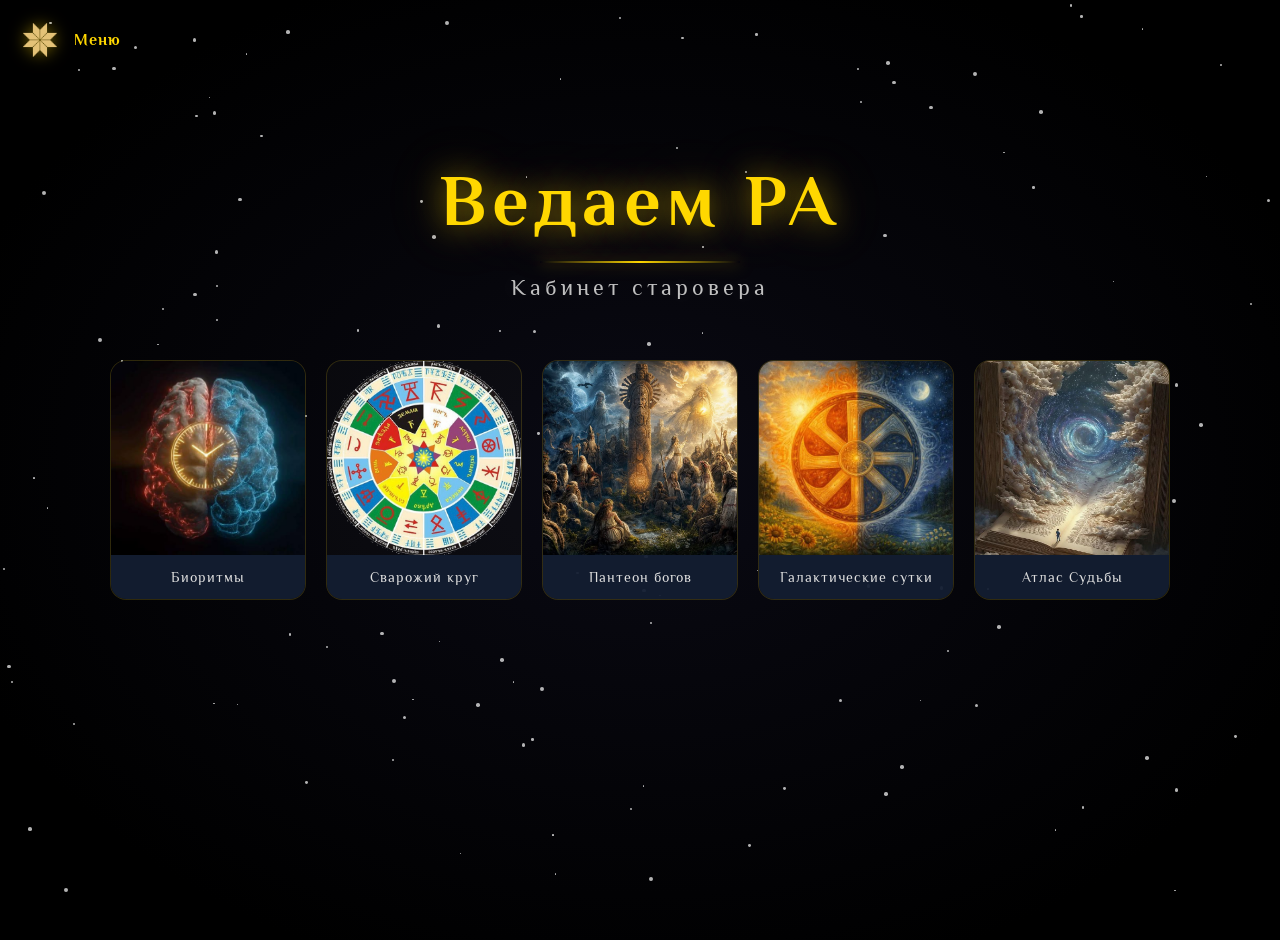
<file: index.html>
<!DOCTYPE html>
<html lang="ru">
<head>
    <meta charset="UTF-8">
    <meta name="viewport" content="width=device-width, initial-scale=1.0">
    <title>Ведаем РА — Кабинет старовера</title>
    <link rel="stylesheet" href="css/style.css">
    <link rel="stylesheet" href="css/scroll.css">
    <link rel="stylesheet" href="css/home.css">
    <link href="https://fonts.googleapis.com/css2?family=Great+Vibes&family=Philosopher:wght@400;700&family=Roboto:wght@300;400;700&display=swap" rel="stylesheet">
</head>
<body class="home-page">

    <!-- ===== ЗВЁЗДЫ ===== -->
    <div class="stars" id="stars"></div>

    <!-- ===== ВЕРХНЕЕ ВЫПАДАЮЩЕЕ МЕНЮ ===== -->
    <nav class="top-nav" id="topNav">
        <div class="top-nav-header">
            <button class="top-nav-trigger" aria-label="Открыть меню">
                <img src="images/alatyr.png" alt="Алатырь">
            </button>
            <span class="top-nav-title">Меню</span>
        </div>

        <div class="top-nav-menu">
            <a href="index.html" class="top-nav-link">
                <img src="images/home.png" alt="Главная" class="sidebar-icon-img">
                <span class="sidebar-text">Главная</span>
            </a>
            <a href="biorhythms.html" class="top-nav-link">
                <img src="images/bioritm.png" alt="Биоритмы" class="sidebar-icon-img">
                <span class="sidebar-text">Биоритмы</span>
            </a>
            <a href="svarog-circle.html" class="top-nav-link">
                <img src="images/svarog-circle/circle-icon.png" alt="Сварожий круг" class="sidebar-icon-img">
                <span class="sidebar-text">Сварожий круг</span>
            </a>
            <a href="pantheon.html" class="top-nav-link">
                <img src="images/panteon.png" alt="Пантеон" class="sidebar-icon-img">
                <span class="sidebar-text">Пантеон славянских богов</span>
            </a>
            <a href="galactic-day.html" class="top-nav-link">
                <img src="images/galactic-day/icon.png" alt="Галактические сутки" class="sidebar-icon-img">
                <span class="sidebar-text">Галактические сутки</span>
            </a>
            <a href="atlas.html" class="top-nav-link">
                <img src="images/atlas.png" alt="Атлас Судьбы" class="sidebar-icon-img">
                <span class="sidebar-text">Атлас Судьбы</span>
            </a>

            <button class="top-nav-logout">
                <span class="sidebar-icon">🚪</span>
                <span class="sidebar-text">Выйти</span>
            </button>

            <div class="top-nav-version">v1.0</div>
        </div>
    </nav>

    <!-- ===== ОСНОВНОЙ КОНТЕНТ ===== -->
    <main class="main-content home-content">

        <!-- ===== ЗАГОЛОВОК ===== -->
        <header class="home-header">
            <h1 class="home-title">Ведаем РА</h1>
            <p class="home-subtitle">Кабинет старовера</p>
        </header>

        <!-- ===== КАРТОЧКИ-РАЗДЕЛЫ ===== -->
        <section class="home-sections">
            <a href="biorhythms.html" class="home-card" data-modal="bio">
                <div class="home-card-top">
                    <div class="home-card-icon">
                        <img src="images/bioritm.png" alt="Биоритмы">
                    </div>
                </div>
                <div class="home-card-bottom">
                    <div class="home-card-name">Биоритмы</div>
                </div>
            </a>

            <a href="svarog-circle.html" class="home-card" data-modal="svarog">
                <div class="home-card-top">
                    <div class="home-card-icon">
                        <img src="images/svarog-circle/circle-icon.png" alt="Сварожий круг">
                    </div>
                </div>
                <div class="home-card-bottom">
                    <div class="home-card-name">Сварожий круг</div>
                </div>
            </a>

            <a href="pantheon.html" class="home-card" data-modal="pantheon">
                <div class="home-card-top">
                    <div class="home-card-icon">
                        <img src="images/panteon.png" alt="Пантеон богов">
                    </div>
                </div>
                <div class="home-card-bottom">
                    <div class="home-card-name">Пантеон богов</div>
                </div>
            </a>

            <a href="galactic-day.html" class="home-card">
                <div class="home-card-top">
                    <div class="home-card-icon">
                        <img src="images/galactic-day/icon.png" alt="Галактические сутки">
                    </div>
                </div>
                <div class="home-card-bottom">
                    <div class="home-card-name">Галактические сутки</div>
                </div>
            </a>

            <a href="atlas.html" class="home-card">
                <div class="home-card-top">
                    <div class="home-card-icon">
                        <img src="images/atlas.png" alt="Атлас Судьбы">
                    </div>
                </div>
                <div class="home-card-bottom">
                    <div class="home-card-name">Атлас Судьбы</div>
                </div>
            </a>
        </section>

    </main>

    <!-- ===== МОДАЛЬНОЕ ОКНО: БИОРИТМЫ ===== -->
    <div id="bioModal" class="bio-modal">
        <div class="ui-scroll">
            <div class="ui-scroll-roller ui-scroll-roller-top">
                <span class="scroll-rune">ᚱ</span>
                <span class="scroll-rune">ᚢ</span>
                <span class="scroll-rune">ᚾ</span>
                <span class="scroll-rune">ᚨ</span>
                <span class="scroll-rune">ᛚ</span>
                <span class="scroll-rune">ᛟ</span>
                <span class="scroll-rune">ᚦ</span>
                <span class="scroll-rune">ᛗ</span>
            </div>

            <div class="ui-scroll-parchment">
                <div class="ui-scroll-tie ui-scroll-tie-left"></div>
                <div class="ui-scroll-tie ui-scroll-tie-right"></div>

                <button id="closeBioModal" class="ui-scroll-close">✕</button>

                <div class="ui-scroll-body">
                    <h2 class="ui-scroll-title">Жизненные циклы</h2>
                    <div class="ui-scroll-desc">
                        <p>С рождения и до самой смерти человек живёт в ритме. Пять независимых циклов — физический, эмоциональный, интеллектуальный, психокинетический и астро-ментальный — задают наши силы, настроение, ясность ума и даже сны. Каждый цикл начинается с рождения, идёт вверх к пику, спускается к спаду и пересекает нулевую линию. Дни пересечения — критические: в них особенно важно быть внимательным к себе.</p>

                        <h3>1. Физический цикл — 23 дня (+11 / −12)</h3>
                        <p>Отвечает за тело: силу, выносливость, скорость реакции, координацию, восстановление после нагрузок, общий тонус и здоровье.</p>
                        <p>В положительной зоне: тело полно сил, лёгкость в движениях, высокая работоспособность, хорошее самочувствие. Лучшее время для тяжёлых нагрузок, спорта, физической работы.</p>
                        <p>В отрицательной зоне: силы уходят, быстро наступает усталость, мышцы восстанавливаются дольше. Растёт риск травм, простуд и обострений хронических болезней. В такие дни лучше снизить нагрузки, больше спать.</p>

                        <h3>2. Эмоциональный цикл — 28 дней (+14 / −14)</h3>
                        <p>Отвечает за чувства: настроение, восприятие мира, общительность, способность к сопереживанию, творческое вдохновение, притягательность для других людей.</p>
                        <p>В положительной зоне: душа поёт, оптимизм, лёгкость в общении, вдохновение. Время для встреч, любви, творчества, публичных выступлений.</p>
                        <p>В отрицательной зоне: раздражительность, апатия, обидчивость, желание одиночества. Не берите на себя лишнего, не принимайте серьёзных решений на эмоциях — они могут быть искажены.</p>

                        <h3>3. Интеллектуальный цикл — 33 дня (+16 / −17)</h3>
                        <p>Отвечает за ум: мышление, логику, память, способность к обучению, концентрацию, воплощение идей в слова и образы.</p>
                        <p>В положительной зоне: ум ясен, мысли быстры, легко читается, запоминается, придумывается. Лучшее время для учёбы, экзаменов, научной работы, написания текстов.</p>
                        <p>В отрицательной зоне: рассеянность, забывчивость, сложно сосредоточиться, ошибки на ровном месте. В такие дни не начинайте сложные проекты — дайте уму отдых.</p>

                        <h3>4. Психокинетический цикл — 54 дня (+27 / −27)</h3>
                        <p>Отвечает за воплощение мыслей в действия: силу воли, интуицию, внутренний стержень, способность влиять на обстоятельства и достигать целей.</p>
                        <p>В положительной зоне: цели достигаются как будто сами собой, обстоятельства помогают, интуиция подсказывает верные решения. Время для смелых шагов и начинаний.</p>
                        <p>В отрицательной зоне: обстоятельства сопротивляются, задумки буксуют, приходится прилагать втрое больше усилий. Не сражайтесь с миром — работайте по мелочам, готовьте почву для будущего рывка.</p>

                        <h3>5. Астро-ментальный цикл — 84 дня (+42 / −42)</h3>
                        <p>Духовно-целительный цикл. Отвечает за сон, подсознание и духовное состояние. Связывает вас с тонкими мирами, через сны передаёт подсказки и предупреждения.</p>
                        <p>В положительной зоне: сны яркие, светлые, вы их помните, в них приходят подсказки. Сознание ясное, духовные практики идут легко, восстановление во сне полное.</p>
                        <p>В отрицательной зоне: сны тускнеют, сознание блокирует их — вы просыпаетесь и ничего не помните. Возможны кошмары и бессонница. Берегите нервы, ложитесь вовремя, избегайте переутомления.</p>

                        <h3>Критические дни</h3>
                        <p>Это дни, когда какой-либо цикл пересекает нулевую линию — переходит из плюса в минус или обратно. В такие моменты организм «переключается», и вы как будто на секунду теряете опору.</p>
                        <p>Если линию пересекает один-два цикла — возможен лёгкий дискомфорт, лучше избегать важных дел. Если три цикла и больше — день считается критическим: будьте особенно внимательны к себе, не садитесь за руль в усталом состоянии, не принимайте судьбоносных решений. Если пересекают все пять циклов — такой день считается опасным для жизни. Постарайтесь провести его в покое и безопасности.</p>

                        <h3>Что можно делать в приложении</h3>
                        <p>Приложение рассчитывает все пять циклов на любой период — от 30 дней до года. Вы увидите графики, критические дни, сможете нажать на любую дату и получить подробный расклад: где находится каждый цикл, что он означает и как лучше провести этот день. Ведагор даст мудрый совет.</p>
                    </div>
                </div>

                <div class="ui-scroll-footer">
                    <a href="biorhythms.html" class="ui-scroll-btn">Начать →</a>
                </div>
            </div>

            <div class="ui-scroll-roller ui-scroll-roller-bottom">
                <span class="scroll-rune">ᛞ</span>
                <span class="scroll-rune">ᚹ</span>
                <span class="scroll-rune">ᛖ</span>
                <span class="scroll-rune">ᚷ</span>
                <span class="scroll-rune">ᛁ</span>
                <span class="scroll-rune">ᛋ</span>
                <span class="scroll-rune">ᚺ</span>
                <span class="scroll-rune">ᛏ</span>
            </div>
        </div>
    </div>

    <!-- ===== МОДАЛЬНОЕ ОКНО: СВАРОЖИЙ КРУГ ===== -->
    <div id="svarogModal" class="bio-modal">
        <div class="ui-scroll">
            <div class="ui-scroll-roller ui-scroll-roller-top">
                <span class="scroll-rune">ᚱ</span>
                <span class="scroll-rune">ᚢ</span>
                <span class="scroll-rune">ᚾ</span>
                <span class="scroll-rune">ᚨ</span>
                <span class="scroll-rune">ᛚ</span>
                <span class="scroll-rune">ᛟ</span>
                <span class="scroll-rune">ᚦ</span>
                <span class="scroll-rune">ᛗ</span>
            </div>

            <div class="ui-scroll-parchment">
                <div class="ui-scroll-tie ui-scroll-tie-left"></div>
                <div class="ui-scroll-tie ui-scroll-tie-right"></div>

                <button id="closeSvarogModal" class="ui-scroll-close">✕</button>

                <div class="ui-scroll-body">
                    <h2 class="ui-scroll-title">Сварожий круг</h2>
                    <div class="ui-scroll-desc">
                        <p>Сварожий круг — древняя система чертогов, по которой наши Предки определяли судьбу человека по дню его рождения. Шестнадцать чертогов, шестнадцать богов-покровителей, шестнадцать священных деревьев — и всё это связано с движением Ярилы-Солнца по небесному своду.</p>

                        <p>Введи свою дату рождения — и Ведагор переведёт её на древнеславянский Круголет Числобога. Ты узнаешь свою настоящую дату рождения — ту, что записана в Харатьи Бога Рода, без всяких искусственных вставок и чуждых календарей. А затем приложение рассчитает твой чертог, зал, четверть месяца и стихию, покажет число жизни, совместимость с другими чертогами и даст совет от Ведагора.</p>

                        <h3>Что увидишь</h3>

                        <ul class="ui-scroll-list">
                            <li>🔮 Свой чертог и его покровителя</li>
                            <li>🏛️ Зал рождения и его дар</li>
                            <li>🌿 Священное дерево и стихию</li>
                            <li>📜 Настоящую древнеславянскую дату — по Круголету Числобога</li>
                            <li>✨ Число жизни и его образ</li>
                            <li>💞 Совместимость с другими чертогами</li>
                            <li>🧙 Совет от Ведагора</li>
                        </ul>
                    </div>
                </div>

                <div class="ui-scroll-footer">
                    <a href="svarog-circle.html" class="ui-scroll-btn">Начать →</a>
                </div>
            </div>

            <div class="ui-scroll-roller ui-scroll-roller-bottom">
                <span class="scroll-rune">ᛞ</span>
                <span class="scroll-rune">ᚹ</span>
                <span class="scroll-rune">ᛖ</span>
                <span class="scroll-rune">ᚷ</span>
                <span class="scroll-rune">ᛁ</span>
                <span class="scroll-rune">ᛋ</span>
                <span class="scroll-rune">ᚺ</span>
                <span class="scroll-rune">ᛏ</span>
            </div>
        </div>
    </div>

    <!-- ===== МОДАЛЬНОЕ ОКНО: ПАНТЕОН ===== -->
    <div id="pantheonModal" class="bio-modal">
        <div class="ui-scroll">
            <div class="ui-scroll-roller ui-scroll-roller-top">
                <span class="scroll-rune">ᚱ</span>
                <span class="scroll-rune">ᚢ</span>
                <span class="scroll-rune">ᚾ</span>
                <span class="scroll-rune">ᚨ</span>
                <span class="scroll-rune">ᛚ</span>
                <span class="scroll-rune">ᛟ</span>
                <span class="scroll-rune">ᚦ</span>
                <span class="scroll-rune">ᛗ</span>
            </div>

            <div class="ui-scroll-parchment">
                <div class="ui-scroll-tie ui-scroll-tie-left"></div>
                <div class="ui-scroll-tie ui-scroll-tie-right"></div>

                <button id="closePantheonModal" class="ui-scroll-close">✕</button>

                <div class="ui-scroll-body">
                    <h2 class="ui-scroll-title">Пантеон славянских богов</h2>
                    <div class="ui-scroll-desc">
                        <p>Пантеон богов — это собрание Светлых Богов славян и ариев: Вышних, Покровителей, Управителей и Охранителей. Каждый из них выполняет своё Небесное деяние и помогает людям, идущим по Путям Духовного Развития, Творческого Созидания и Искренней Любви — по Праведным Путям, в которых Чистая Совесть является мерилом всего.</p>

                        <p>Здесь собраны все 70 Богов, почитаемых Православными Староверами-Инглингами. О каждом можно прочесть его житие, гимны-правьславления и узнать, чему он покровительствует, кому помогает, в каких делах к нему обращаться.</p>

                        <h3>Что увидишь</h3>

                        <ul class="ui-scroll-list">
                            <li>🔆 Вышних Богов — Ра-М-Ха, Рода, Сварога, Перуна, Велеса, Макошь и других</li>
                            <li>🛡️ Богов-Покровителей — Тарха, Тару, Хорса, Весту, Ярило и других</li>
                            <li>⚖️ Богов-Управителей — Варуну, Числобога, Чернобога и других</li>
                            <li>🏠 Богов-Охранителей — Чура, Знича, Белобога и других</li>
                            <li>📖 Житие, гимны и предназначение каждого Бога</li>
                            <li>🔍 Поиск по имени — быстро найти любого Бога</li>
                        </ul>
                    </div>
                </div>

                <div class="ui-scroll-footer">
                    <a href="pantheon.html" class="ui-scroll-btn">Начать →</a>
                </div>
            </div>

            <div class="ui-scroll-roller ui-scroll-roller-bottom">
                <span class="scroll-rune">ᛞ</span>
                <span class="scroll-rune">ᚹ</span>
                <span class="scroll-rune">ᛖ</span>
                <span class="scroll-rune">ᚷ</span>
                <span class="scroll-rune">ᛁ</span>
                <span class="scroll-rune">ᛋ</span>
                <span class="scroll-rune">ᚺ</span>
                <span class="scroll-rune">ᛏ</span>
            </div>
        </div>
    </div>

    <!-- ===== ВЕРХНЕЕ МЕНЮ ===== -->
    <script src="js/nav.js"></script>

    <script>
        // ===== ГЕНЕРАЦИЯ ЗВЁЗД =====
        (function createStars() {
            const container = document.getElementById('stars');
            if (!container) return;
            const count = 150;
            for (let i = 0; i < count; i++) {
                const star = document.createElement('div');
                star.className = 'star';
                const size = Math.random() * 3 + 1;
                star.style.width = size + 'px';
                star.style.height = size + 'px';
                star.style.left = Math.random() * 100 + '%';
                star.style.top = Math.random() * 100 + '%';
                container.appendChild(star);
            }
        })();

        // ===== ИНИЦИАЛИЗАЦИЯ МОДАЛОК =====
        function initModal(modalId, closeId, triggerSelector) {
            const modal = document.getElementById(modalId);
            const closeBtn = document.getElementById(closeId);
            const trigger = document.querySelector(triggerSelector);

            if (!modal) return;

            if (trigger) {
                trigger.addEventListener('click', function(e) {
                    e.preventDefault();
                    modal.classList.add('active');
                    document.body.style.overflow = 'hidden';
                });
            }

            function closeModal() {
                modal.classList.remove('active');
                document.body.style.overflow = '';
            }

            if (closeBtn) {
                closeBtn.addEventListener('click', closeModal);
            }

            modal.addEventListener('click', function(e) {
                if (e.target === modal) {
                    closeModal();
                }
            });

            document.addEventListener('keydown', function(e) {
                if (e.key === 'Escape' && modal.classList.contains('active')) {
                    closeModal();
                }
            });
        }

        // ===== ЗАПУСК =====
        initModal('bioModal', 'closeBioModal', '[data-modal="bio"]');
        initModal('svarogModal', 'closeSvarogModal', '[data-modal="svarog"]');
        initModal('pantheonModal', 'closePantheonModal', '[data-modal="pantheon"]');
    </script>
</body>
</html>
</file>
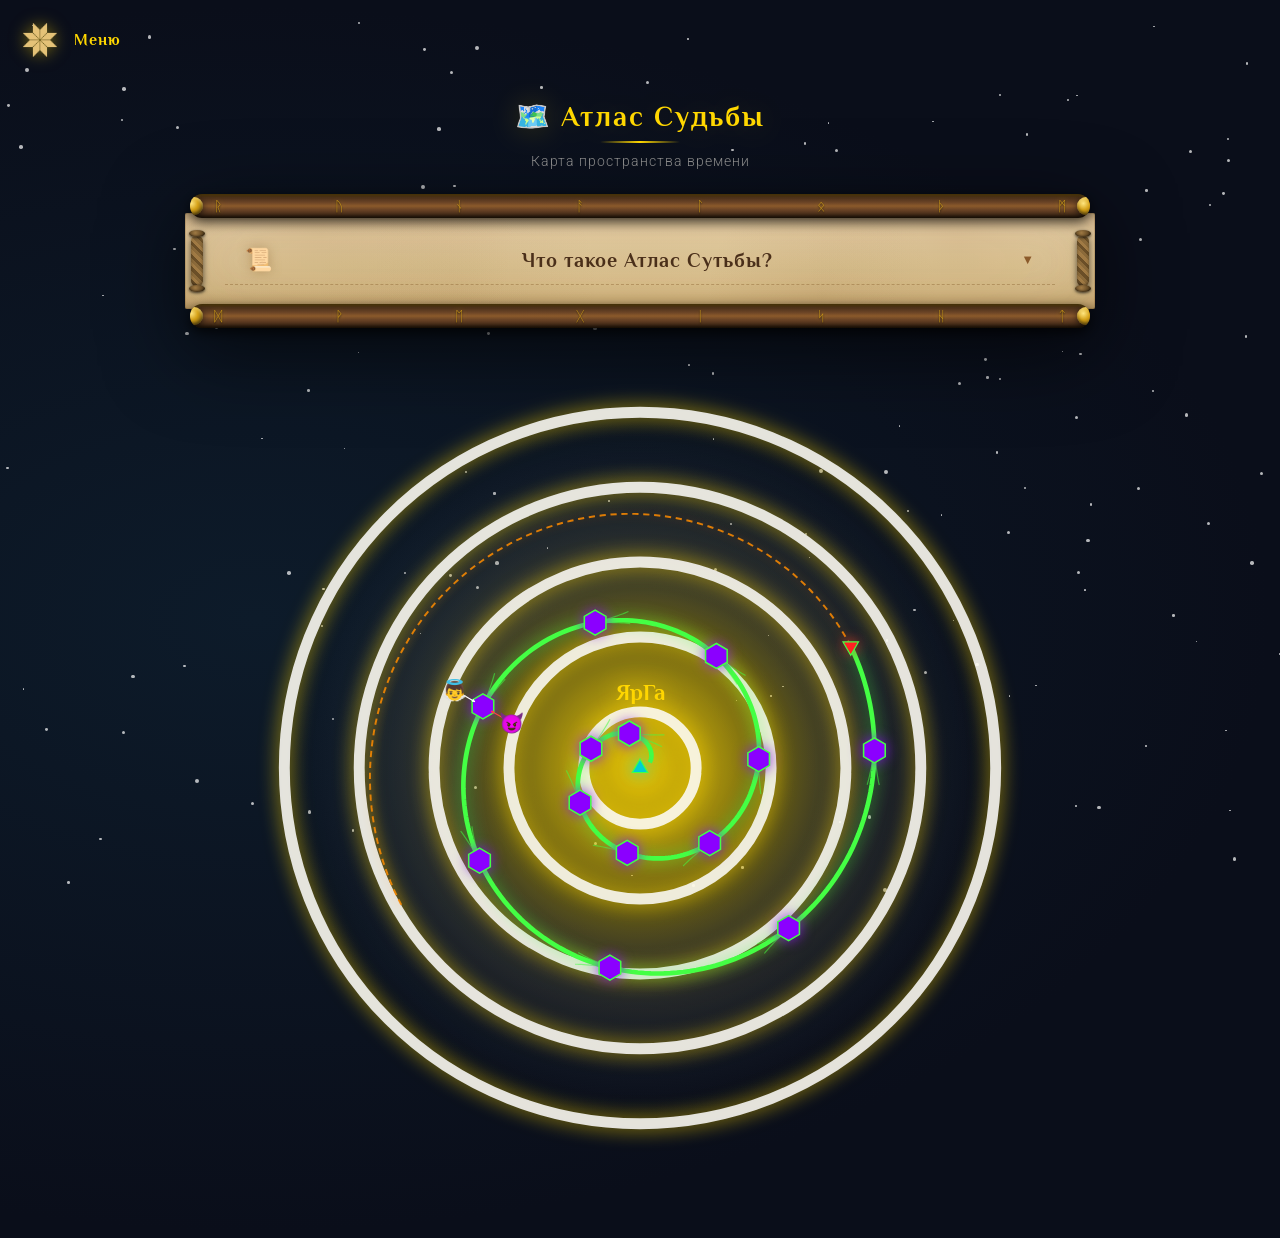
<file: atlas.html>
<!DOCTYPE html>
<html lang="ru">
<head>
    <meta charset="UTF-8">
    <meta name="viewport" content="width=device-width, initial-scale=1.0">
    <title>Атлас Судьбы — Карта поясов</title>
    <link rel="stylesheet" href="css/style.css">
    <link rel="stylesheet" href="css/atlas.css">
    <link href="https://fonts.googleapis.com/css2?family=Great+Vibes&family=Philosopher:wght@400;700&family=Roboto:wght@300;400;700&display=swap" rel="stylesheet">
</head>
<body>

    <!-- ===== ЗВЁЗДЫ ===== -->
    <div class="stars" id="stars"></div>

    <!-- ===== ВЕРХНЕЕ ВЫПАДАЮЩЕЕ МЕНЮ ===== -->
    <nav class="top-nav" id="topNav">
        <div class="top-nav-header">
            <button class="top-nav-trigger" aria-label="Открыть меню">
                <img src="images/alatyr.png" alt="Алатырь">
            </button>
            <span class="top-nav-title">Меню</span>
        </div>

        <div class="top-nav-menu">
            <a href="index.html" class="top-nav-link">
                <span class="sidebar-icon">🏠</span>
                <span class="sidebar-text">Главная</span>
            </a>
            <a href="biorhythms.html" class="top-nav-link">
                <span class="sidebar-icon">📊</span>
                <span class="sidebar-text">Биоритмы</span>
            </a>
            <a href="svarog-circle.html" class="top-nav-link">
                <img src="images/svarog-circle/circle-icon.png" alt="Сварожий круг" class="sidebar-icon-img">
                <span class="sidebar-text">Сварожий круг</span>
            </a>
            <a href="pantheon.html" class="top-nav-link">
                <span class="sidebar-icon">🔆</span>
                <span class="sidebar-text">Пантеон богов</span>
            </a>    
            <a href="galactic-day.html" class="top-nav-link">
                <img src="images/galactic-day/icon.png" alt="Галактические сутки" class="sidebar-icon-img">
                <span class="sidebar-text">Галактические сутки</span>
            </a>
            <a href="atlas.html" class="top-nav-link active">
                <span class="sidebar-icon">🗺️</span>
                <span class="sidebar-text">Атлас Судьбы</span>
            </a>

            <button class="top-nav-logout">
                <span class="sidebar-icon">🚪</span>
                <span class="sidebar-text">Выйти</span>
            </button>

            <div class="top-nav-version">v1.0</div>
        </div>
    </nav>

    <!-- ===== ОСНОВНОЙ КОНТЕНТ ===== -->
    <main class="main-content">
        <h1>🗺️ Атлас Судьбы</h1>
        <p class="subtitle" style="text-align: center;">Карта пространства времени</p>

        <!-- ===== СВИТОК: ЧТО ТАКОЕ АТЛАС СУТЬБЫ ===== -->
        <div id="atlas-scroll">
            <div class="scroll-roller scroll-roller-top">
                <span class="scroll-rune">ᚱ</span>
                <span class="scroll-rune">ᚢ</span>
                <span class="scroll-rune">ᚾ</span>
                <span class="scroll-rune">ᚨ</span>
                <span class="scroll-rune">ᛚ</span>
                <span class="scroll-rune">ᛟ</span>
                <span class="scroll-rune">ᚦ</span>
                <span class="scroll-rune">ᛗ</span>
            </div>

            <div class="scroll-parchment">
                <div class="scroll-tie scroll-tie-left"></div>
                <div class="scroll-tie scroll-tie-right"></div>

                <button id="atlas-scroll-toggle" class="scroll-toggle">
                    <span class="scroll-toggle-icon">📜</span>
                    <span class="scroll-toggle-text">Что такое Атлас Сутьбы?</span>
                    <span class="scroll-toggle-arrow">▼</span>
                </button>

                <div id="atlas-scroll-body" class="scroll-body">
                    <div class="scroll-content">
                        <div class="scroll-text">

                            <p>«Атлас Сутьбы» — это инструмент, с помощью которого можно мысленно определить местоположение и вектор движения жизненного пути не только отдельного человека, но и целого народа, и всего человечества, и даже космических содружеств.</p>

                            <p>Это карта, на которой прочерчены дороги судеб. Карта, где масштабом служат не километры, а пространство времени, по которому движутся мириады сущностей. Карта, где компас указывает не на север, а на степень близости души к свету или тьме.</p>

                            <h3>🏹 Грех — Отклонение от Гармоничного Полёта</h3>

                            <p>Я хочу начать рассказывать об устройстве Атласа с глубинного понимания слова <strong>грех</strong>. Представь себе мишень для стрельбы из лука. Ты — стрела. Лук и натянутая тетива — это божественные силы, дающие в момент рождения и подготовки к нему импульс для жизни, с заложенной в твоём нравственном ядре наиболее благоприятной траекторией полёта. Назовём это <strong>божественной волей</strong>, или божьим планом на твою жизнь.</p>

                            <p>Божественная воля имеет свой простор — некие рамки божьего промысла, внутри которых ты имеешь собственную волю. Ты, как волшебная стрела, запущен вперёд во времени и не в силах этого изменить, но ты можешь менять траекторию своего полёта исходя из внутренних желаний и потребностей.</p>

                            <p>Небесные силы непрерывно, через <strong>совесть</strong>, звучащую в сердце, наставляют тебя в момент сложного морально-этического выбора на наиболее гармоничную траекторию полёта, чтобы ты всегда попадал в яблочко. Твоё же невежество и силы мрака, пользующиеся им, наоборот, уводят стрелу твоего духа от цели — как говорится, «в молоко». Отклонение от гармоничного полёта и есть <strong>поГрешность</strong>, то есть грех.</p>

                            <p>Блуд — это грех, он не даст построить гармоничную семью и познать настоящую любовь. То же самое относится к зависти и всем остальным порокам — как проявленным, так и внутренним. Пороки не дадут тебе исполнить предназначение и познать уготованное Богами счастье.</p>

                            <h3>🌊 Поток Времени — Канал Судьбы</h3>

                            <p>Для удобства понимания давай представим поток времени, в котором стрела духа летит к цели, в виде <strong>цилиндрического луча</strong>. Он течёт из прошлого в будущее, пронизывая настоящее. Этот энергоинформационный, жизньродящий поток дарован Творцом как главный ресурс жизни. Без этого беЗконечного потока невозможно ничто: ни мысли, ни чувства, ни действия, ни рост, ни падение, ни сама жизнь.</p>

                            <p><strong>Атлас Сутьбы</strong> в этом смысле является своеобразной координатной системой, описывающей сферу квантового потока времени, в котором разворачивается событийный ряд жизни человека, народа или всего человечества. Да, этой самой стрелой можно представить не только отдельного человека, но и целый народ, и всё человечество в целом.</p>

                            <p>Атлас разграничивает цилиндрический канал квантового потока времени на равные слои, которые называются <strong>поясами сутьбы</strong>. В Атласе Судьбы есть четыре пояса и центральный стержень <strong>«ЯрГа»</strong> — ядро Золотого Пути Восхождения. ЯрГа — это идеальная траектория для стрелы нашего духа. Эти элементы есть не что иное, как качественно отличные друг от друга сектора квантового пространства, в которых находятся энергии, соответствующие определённым качествам событий в событийном ряду сутьбы. Каждый пояс включает в себя определённый частотный диапазон энергий.</p>

                            <h3>💡 Луч Фонарика — Свет и Тьма Поясов</h3>

                            <p>Канал судьбы — это условно, для удобства восприятия, цилиндрическая сфера, в которой течёт поток времени и летит стрела нашего духа. Она подобна реке: чем ближе к центру канала, тем сильнее течение, несущее дух к светлым мирам, тем чище и мощнее энергия. А ты помнишь, что высокочастотная энергия имеет бОльшую информационную ёмкость, а значит, и сущность, резонирующая с этой частотой и питаемая этой энергией, имеет более ёмкое и мощное сознание — а значит, большее могущество и стойкость духа к проделкам воплощённой в бесах тьмы.</p>

                            <p>Чем дальше от центра, тем частота ниже, тем больше тьма покрывает свет, и сознание становится более затуманенным и слабым, а значит — более уязвимым.</p>

                            <p>Представь себе луч фонарика. В центре — самый яркий, чистый, мощный свет. По краям свет рассеивается, смешивается с тьмой, становится тусклым, неясным.</p>

                            <p>Так и здесь:</p>

                            <ul class="scroll-list">
                                <li><span class="dot dot-light"></span><strong>Центральные пояса</strong> — высокочастотные, светлые. Здесь правят высшие ценности: совесть, любовь, справедливость, творчество, осознанность и т.д.</li>
                                <li><span class="dot dot-mid"></span><strong>Срединные пояса</strong> — смешанные, серые. Здесь человек мечется между светом и тьмой.</li>
                                <li><span class="dot dot-dark"></span><strong>Крайние пояса</strong> — низкочастотные, тёмные. Здесь царят невежество, порок, эгоизм, гордыня, страхи. Здесь душа, шагнув за черту Грани Миров, может потерять ориентир света навсегда…</li>
                            </ul>

                            <h3>🪞 Где Ты Находишься?</h3>

                            <p>Если, например, человек или народ пребывает на поясе, названном <strong>Пояс Порока</strong>, — о каких благородных и счастливых свершениях может идти речь? Там — слабость духа и низменные похоти, разрушающие судьбу. Там — тщеславие, невежество, эгоизм, гордыня, рабство. Если же сущность движется в пространстве светлых поясов — её ждёт иная судьба. Светлая, осознанная, счастливая.</p>

                            <p>Вопрос лишь в том: где ты находишься? Но не забывай — ты, являясь частичкой соборной души народа и человечества, разделяешь коллективную сутьбу своей семьи, рода и народа. Поэтому ты <strong>в ответе за всё</strong>, что происходит в рамках твоего зрения и в поле твоего понимания!</p>

                        </div>
                    </div>
                </div>
            </div>

            <div class="scroll-roller scroll-roller-bottom">
                <span class="scroll-rune">ᛞ</span>
                <span class="scroll-rune">ᚹ</span>
                <span class="scroll-rune">ᛖ</span>
                <span class="scroll-rune">ᚷ</span>
                <span class="scroll-rune">ᛁ</span>
                <span class="scroll-rune">ᛋ</span>
                <span class="scroll-rune">ᚺ</span>
                <span class="scroll-rune">ᛏ</span>
            </div>
        </div>

        <!-- ===== СХЕМА ===== -->
        <div id="atlas-wrap">
            <svg id="atlas-svg" viewBox="0 0 1000 1000" xmlns="http://www.w3.org/2000/svg"></svg>
        </div>

        <!-- ===== ВСПЛЫВАЮЩАЯ КАРТОЧКА ПРИ НАВЕДЕНИИ ===== -->
        <div id="atlas-tooltip">
            <div class="atlas-tooltip-name"></div>
        </div>

        <!-- ===== ИНФО-ПАНЕЛЬ (при клике) ===== -->
        <div id="atlas-info-panel" style="display: none;">
            <div class="atlas-info-roller-top">
                <span class="scroll-rune">ᚱ</span>
                <span class="scroll-rune">ᚢ</span>
                <span class="scroll-rune">ᚾ</span>
                <span class="scroll-rune">ᚨ</span>
                <span class="scroll-rune">ᛚ</span>
                <span class="scroll-rune">ᛟ</span>
                <span class="scroll-rune">ᚦ</span>
                <span class="scroll-rune">ᛗ</span>
            </div>

            <div class="atlas-info-parchment">
                <button class="close-btn" id="closeAtlasInfo">✕</button>
                <div class="atlas-info-content"></div>
            </div>

            <div class="atlas-info-roller-bottom">
                <span class="scroll-rune">ᛞ</span>
                <span class="scroll-rune">ᚹ</span>
                <span class="scroll-rune">ᛖ</span>
                <span class="scroll-rune">ᚷ</span>
                <span class="scroll-rune">ᛁ</span>
                <span class="scroll-rune">ᛋ</span>
                <span class="scroll-rune">ᚺ</span>
                <span class="scroll-rune">ᛏ</span>
            </div>
        </div>
    </main>

    <script type="module" src="js/atlas.js"></script>
    
    <script>
        (function createStars() {
            const container = document.getElementById('stars');
            if (!container) return;
            const count = 150;
            for (let i = 0; i < count; i++) {
                const star = document.createElement('div');
                star.className = 'star';
                const size = Math.random() * 3 + 1;
                star.style.width = size + 'px';
                star.style.height = size + 'px';
                star.style.left = Math.random() * 100 + '%';
                star.style.top = Math.random() * 100 + '%';
                container.appendChild(star);
            }
        })();
    </script>

    <!-- ===== ВЕРХНЕЕ МЕНЮ ===== -->
    <script src="js/nav.js"></script>
</body>
</html>
</file>
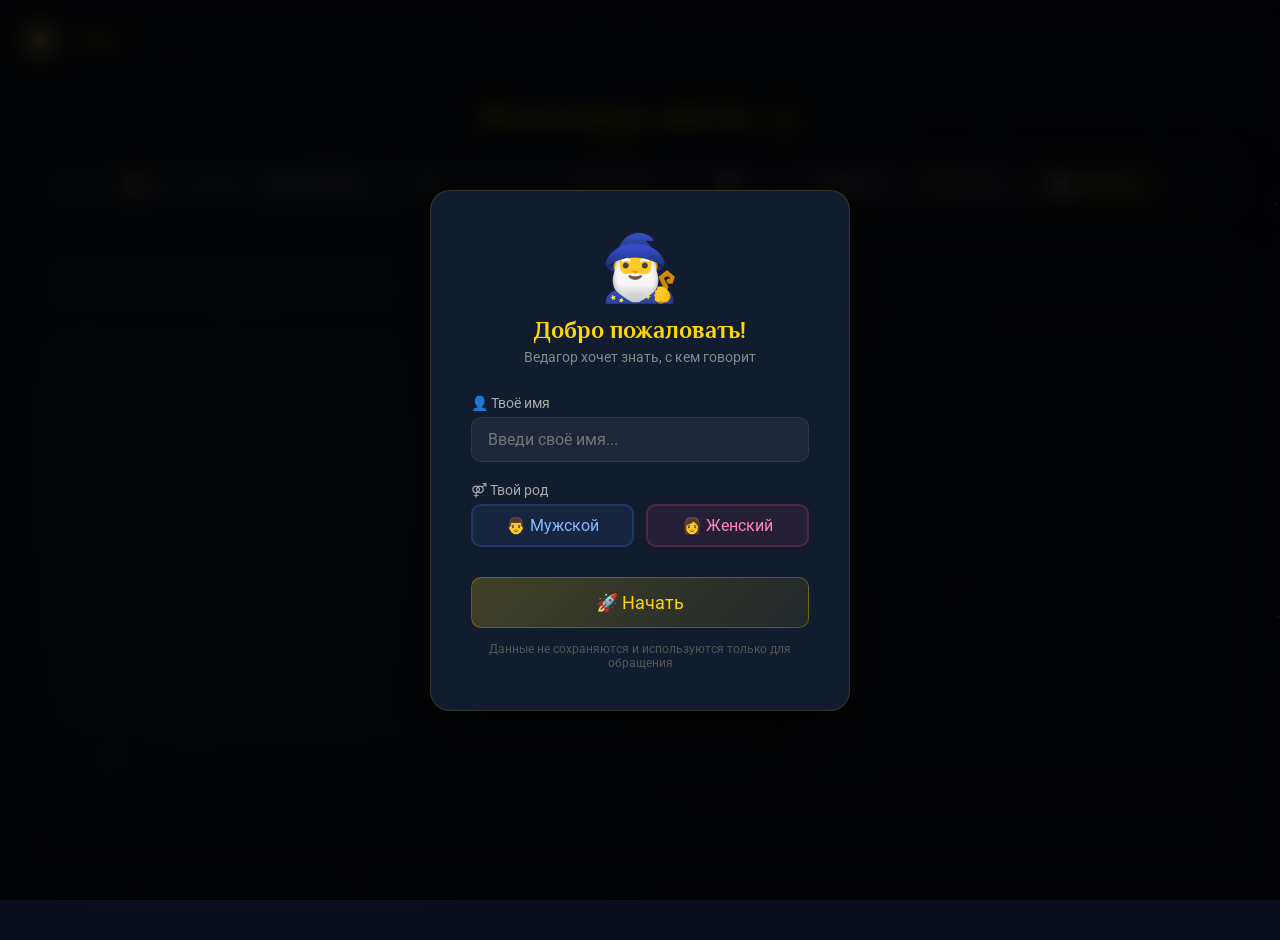
<file: biorhythms.html>
<!DOCTYPE html>
<html lang="ru">
<head>
    <meta charset="UTF-8">
    <meta name="viewport" content="width=device-width, initial-scale=1.0">
    <title>Жизненные циклы</title>
    <link rel="stylesheet" href="css/style.css">
    <link href="https://fonts.googleapis.com/css2?family=Great+Vibes&family=Philosopher:wght@400;700&family=Roboto:wght@300;400;700&display=swap" rel="stylesheet">
</head>
<body></body>

    <!-- ===== ЗВЁЗДЫ ===== -->
    <div class="stars" id="stars"></div>

    <!-- ===== МОДАЛЬНОЕ ОКНО ВВОДА ИМЕНИ И ПОЛА ===== -->
    <div id="user-modal" style="position: fixed; top: 0; left: 0; width: 100%; height: 100%; background: rgba(0,0,0,0.85); display: flex; align-items: center; justify-content: center; z-index: 99999; backdrop-filter: blur(10px);">
        <div style="background: rgba(20,30,50,0.95); border: 1px solid rgba(255,215,0,0.15); border-radius: 20px; padding: 40px; max-width: 420px; width: 90%; box-shadow: 0 20px 60px rgba(0,0,0,0.8);">
            <div style="text-align: center; margin-bottom: 30px;">
                <div style="font-size: 64px;">🧙‍♂️</div>
                <h2 style="color: #ffd700; font-size: 24px; margin: 10px 0 6px; font-family: 'Philosopher', serif;">Добро пожаловать!</h2>
                <p style="color: #888; font-size: 14px;">Ведагор хочет знать, с кем говорит</p>
            </div>
            <div style="margin-bottom: 20px;">
                <label style="color: #aaa; display: block; margin-bottom: 6px; font-size: 14px;">👤 Твоё имя</label>
                <input type="text" id="userNameInput" placeholder="Введи своё имя..." style="width: 100%; padding: 12px 16px; background: rgba(255,255,255,0.05); border: 1px solid rgba(255,255,255,0.08); border-radius: 10px; color: #e0e0e0; font-size: 16px; outline: none; font-family: 'Roboto', sans-serif;">
            </div>
            <div style="margin-bottom: 30px;">
                <label style="color: #aaa; display: block; margin-bottom: 6px; font-size: 14px;">⚤ Твой род</label>
                <div style="display: flex; gap: 12px;">
                    <button id="genderMale" style="flex: 1; padding: 10px; background: rgba(68,136,255,0.08); border: 2px solid rgba(68,136,255,0.2); border-radius: 10px; color: #88bbff; cursor: pointer; font-size: 16px; transition: all 0.3s; font-family: 'Roboto', sans-serif;">👨 Мужской</button>
                    <button id="genderFemale" style="flex: 1; padding: 10px; background: rgba(255,68,136,0.08); border: 2px solid rgba(255,68,136,0.2); border-radius: 10px; color: #ff88bb; cursor: pointer; font-size: 16px; transition: all 0.3s; font-family: 'Roboto', sans-serif;">👩 Женский</button>
                </div>
                <input type="hidden" id="userGenderInput" value="">
            </div>
            <button id="startBtn" style="width: 100%; padding: 14px; background: linear-gradient(135deg, #ffd70033, #ffd70011); border: 1px solid #ffd70044; border-radius: 10px; color: #ffd700; font-size: 18px; cursor: pointer; transition: all 0.3s; font-family: 'Roboto', sans-serif;" disabled>🚀 Начать</button>
            <p style="color: #555; font-size: 12px; text-align: center; margin-top: 14px;">Данные не сохраняются и используются только для обращения</p>
        </div>
    </div>

    <!-- ===== ВЕРХНЕЕ ВЫПАДАЮЩЕЕ МЕНЮ ===== -->
    <nav class="top-nav" id="topNav">
        <div class="top-nav-header">
            <button class="top-nav-trigger" aria-label="Открыть меню">
                <img src="images/alatyr.png" alt="Алатырь">
            </button>
            <span class="top-nav-title">Меню</span>
        </div>

        <div class="top-nav-menu">
            <a href="index.html" class="top-nav-link">
                <span class="sidebar-icon">🏠</span>
                <span class="sidebar-text">Главная</span>
            </a>
            <a href="biorhythms.html" class="top-nav-link active">
                <span class="sidebar-icon">📊</span>
                <span class="sidebar-text">Биоритмы</span>
            </a>
            <a href="svarog-circle.html" class="top-nav-link">
                <img src="images/svarog-circle/circle-icon.png" alt="Сварожий круг" class="sidebar-icon-img">
                <span class="sidebar-text">Сварожий круг</span>
            </a>
            <a href="pantheon.html" class="top-nav-link">
                <span class="sidebar-icon">🔆</span>
                <span class="sidebar-text">Пантеон богов</span>
            </a>
            <a href="galactic-day.html" class="top-nav-link">
                <img src="images/galactic-day/icon.png" alt="Галактические сутки" class="sidebar-icon-img">
                <span class="sidebar-text">Галактические сутки</span>
            </a>
            <a href="atlas.html" class="top-nav-link">
                <span class="sidebar-icon">🗺️</span>
                <span class="sidebar-text">Атлас Судьбы</span>
            </a>

            <button class="top-nav-logout">
                <span class="sidebar-icon">🚪</span>
                <span class="sidebar-text">Выйти</span>
            </button>

            <div class="top-nav-version">v1.0</div>
        </div>
    </nav>

    <!-- ===== ОСНОВНОЙ КОНТЕНТ ===== -->
    <main class="main-content">
        <!-- ===== ЗАГОЛОВОК С КНОПКОЙ "?" ===== -->
        <div class="title-row">
            <h1> Жизненные циклы</h1>
            <button id="infoToggleBtn" class="info-toggle-btn" aria-label="Информация о циклах">?</button>
        </div>

        <!-- ===== РАСКРЫВАЮЩИЙСЯ БЛОК: ИНФО + ЛЕГЕНДА ===== -->
        <div id="info-block-collapsible" class="info-block-collapsible">
            <div class="info-section">
                <strong>📖 Как читать график:</strong><br>
                • <strong>Ось X</strong> — дни от выбранной даты<br>
                • <strong>Ось Y</strong> — положительная (+) и отрицательная (-) зоны<br>
                • <strong>Пересечение с осью X</strong> — <strong style="color:#ffd700;">критический день</strong> (отмечен золотыми точками)<br>
                • Если <strong>3 цикла</strong> пересекают ось в одной точке — будьте осторожнее<br>
                • Если <strong>5 циклов</strong> пересекают в одной точке — день <strong style="color:#ff4444;">опасный для жизни</strong><br>
                • Если все графики в <strong>отрицательной зоне</strong> — лучше сменить деятельность
            </div>

            <div class="info-divider"></div>

            <div id="legend"></div>
        </div>

        <!-- ===== ПРИВЕТСТВИЕ С ИМЕНЕМ ===== -->
        <div id="greeting-block" style="text-align: center; margin-bottom: 25px; display: none;">
            <span id="greeting-text" style="font-family: 'Great Vibes', cursive; font-size: 32px; color: #ffd700; text-shadow: 0 0 30px rgba(255,215,0,0.15); letter-spacing: 2px;"></span>
        </div>

        <!-- ===== УПРАВЛЕНИЕ ===== -->
        <div class="controls">
            <div>
                <label>📅 Дата рождения: <input type="date" id="birthdate"></label>
            </div>
            <div>
                <label>🔍 Дата просмотра: <input type="date" id="viewdate"></label>
            </div>
            <div>
                <label>📊 Период: 
                    <select id="periodSelect">
                        <option value="30" selected>30 дней</option>
                        <option value="60">60 дней</option>
                        <option value="90">90 дней</option>
                        <option value="365">Год</option>
                    </select>
                </label>
            </div>
            <button id="todayBtn">📍 Сегодня</button>
            <button id="updateBtn">🔄 Обновить</button>
        </div>

        <!-- ===== ВСПЛЫВАЮЩЕЕ ОКНО ДЛЯ ЦИКЛА ===== -->
        <div id="cycle-tooltip">
            <div class="cycle-name"></div>
            <div class="cycle-desc"></div>
            <div class="cycle-detail"></div>
        </div>

        <!-- ===== ЛУННАЯ ДОРОГА ===== -->
        <div id="lunar-road"></div>

        <!-- ===== ВСПЛЫВАЮЩЕЕ ОКНО ДЛЯ ЛУНЫ ===== -->
        <div id="moon-tooltip">
            <span class="phase-icon"></span>
            <div class="phase-name"></div>
            <div class="phase-short"></div>
            <div class="phase-influence"></div>
            <div class="phase-history"></div>
        </div>

        <!-- ===== ГРАФИК ===== -->
        <div id="chart-container">
            <canvas id="biorhythmChart"></canvas>
        </div>

        <!-- ===== КРИТИЧЕСКИЕ ДНИ (СПИСОК) ===== -->
        <div id="critical-days"></div>

        <!-- ===== ИНФО-ОКНО ДЛЯ КРИТИЧЕСКОГО ДНЯ ===== -->
        <div id="critical-info">
            <button class="close-btn" id="closeCriticalInfo">✕</button>
            <div class="critical-date"></div>
            <div class="critical-desc"></div>
            <div class="critical-cycles"></div>
        </div>

        <!-- ===== ИНФО-ОКНО ДЛЯ ЛЮБОГО ДНЯ ===== -->
        <div id="day-info">
            <button class="close-btn" id="closeDayInfo">✕</button>
            <div class="day-date"></div>
            <div class="day-moon"></div>
            <div class="day-cycles"></div>
            <div class="day-recommendation"></div>
            <div class="day-history"></div>
            <div class="day-ai-advice">
                <div class="ai-loading">⏳ Запрашиваю совет у DeepSeek...</div>
                <div class="ai-chat-area"></div>
                <div class="ai-chat-input">
                    <input type="text" id="chatInput" placeholder="Задай вопрос наставнику..." onkeypress="sendQuestionEnter(event)">
                    <button onclick="sendQuestion()">📨</button>
                </div>
            </div>
        </div>
    </main>

    <script type="module" src="js/app.js"></script>
    
    <script>
        // ===== РАСКРЫТИЕ ИНФО-БЛОКА =====
        (function initInfoToggle() {
            const btn = document.getElementById('infoToggleBtn');
            const block = document.getElementById('info-block-collapsible');
            if (!btn || !block) return;

            btn.addEventListener('click', function() {
                block.classList.toggle('open');
                btn.classList.toggle('active');
            });
        })();
    </script>

    <script>
        // ===== ГЕНЕРАЦИЯ ЗВЁЗД =====
        (function createStars() {
            const container = document.getElementById('stars');
            if (!container) return;
            const count = 150;
            for (let i = 0; i < count; i++) {
                const star = document.createElement('div');
                star.className = 'star';
                const size = Math.random() * 3 + 1;
                star.style.width = size + 'px';
                star.style.height = size + 'px';
                star.style.left = Math.random() * 100 + '%';
                star.style.top = Math.random() * 100 + '%';
                container.appendChild(star);
            }
        })();
    </script>

    <!-- ===== ВЕРХНЕЕ МЕНЮ ===== -->
    <script src="js/nav.js"></script>
</body>
</html>
</file>
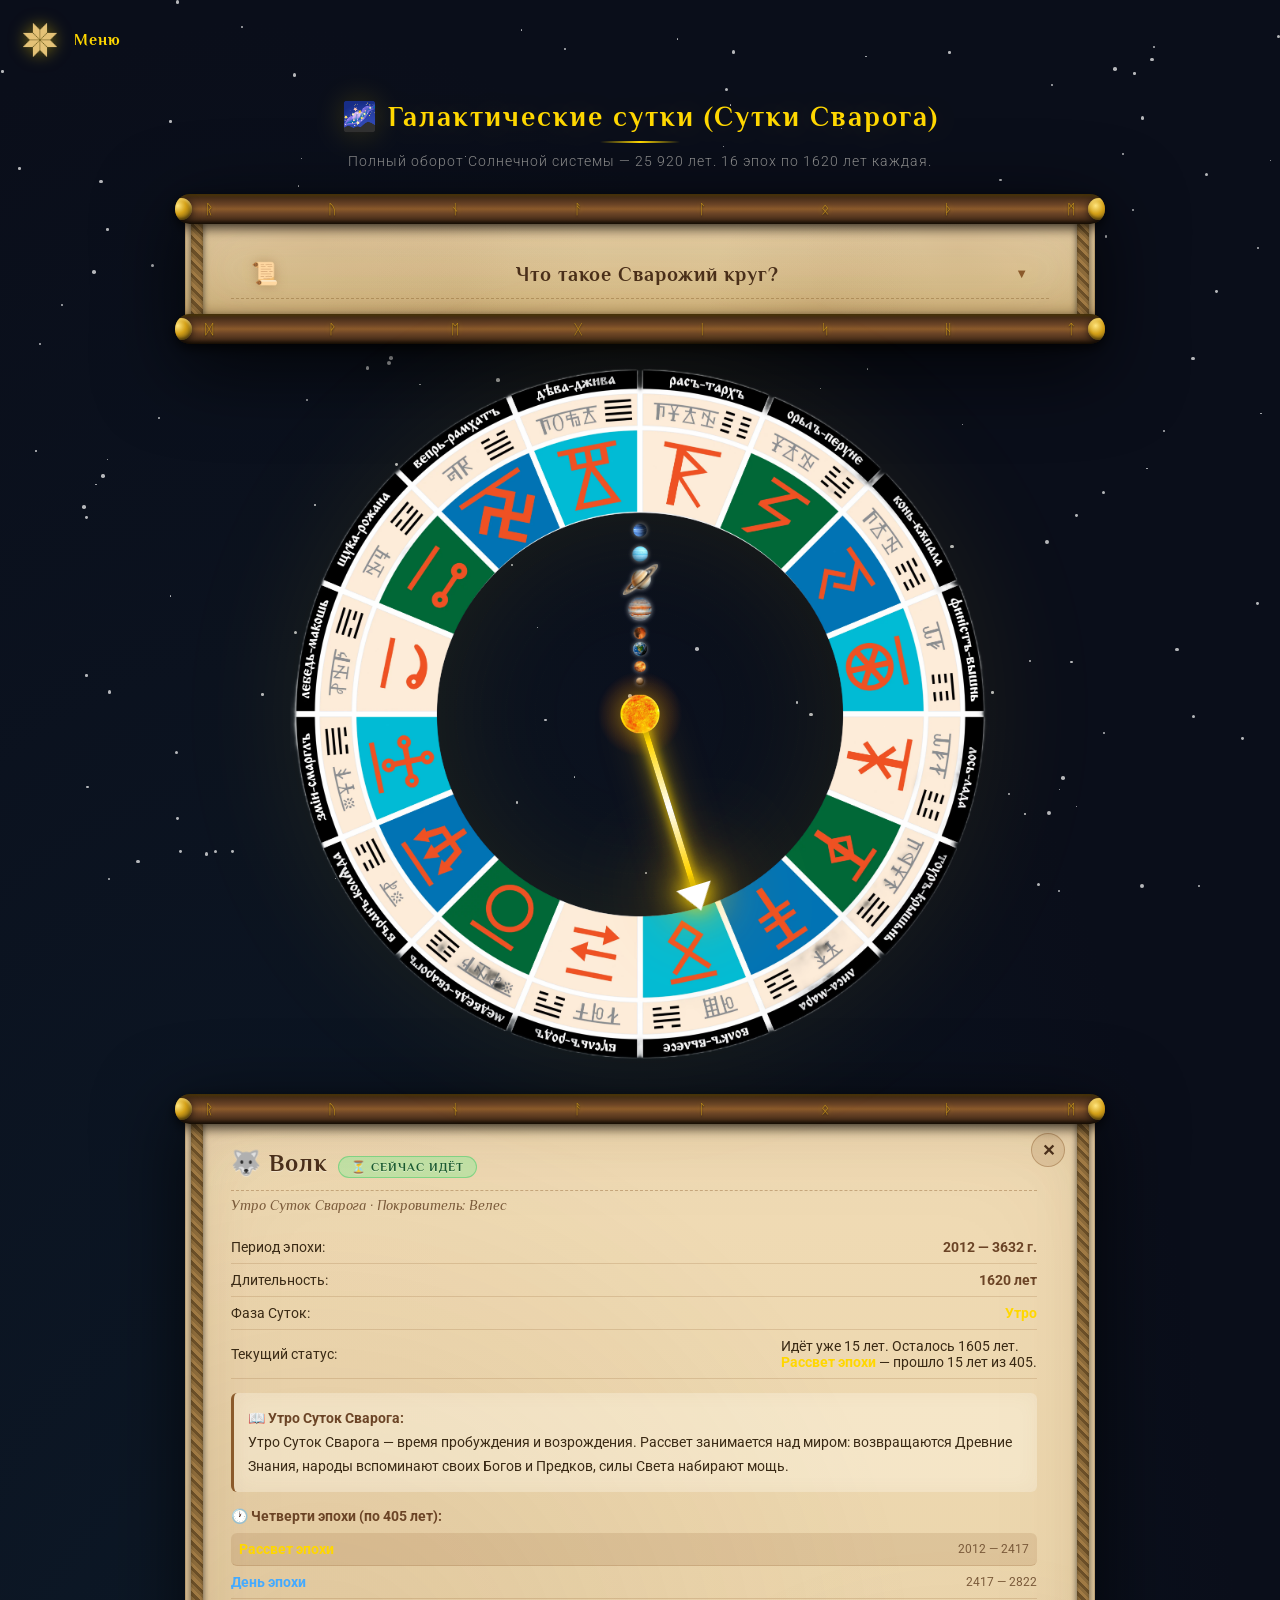
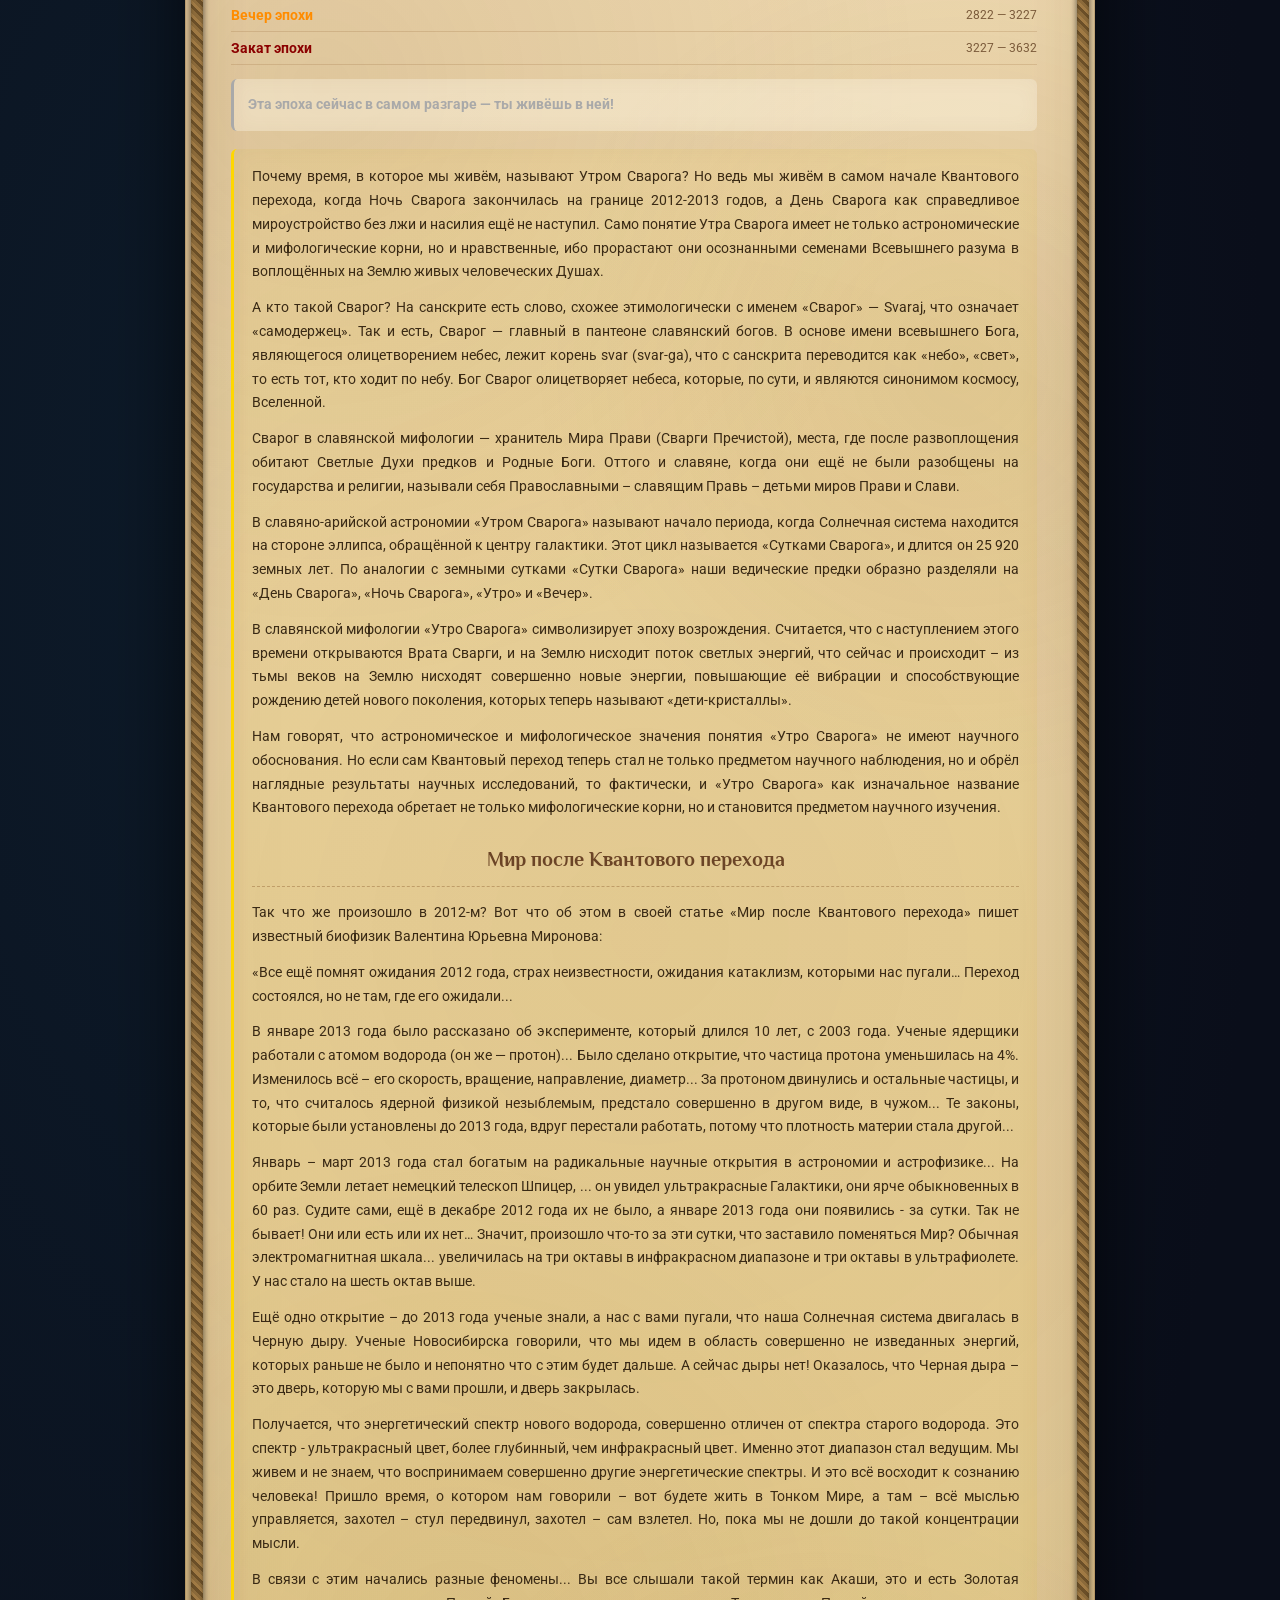
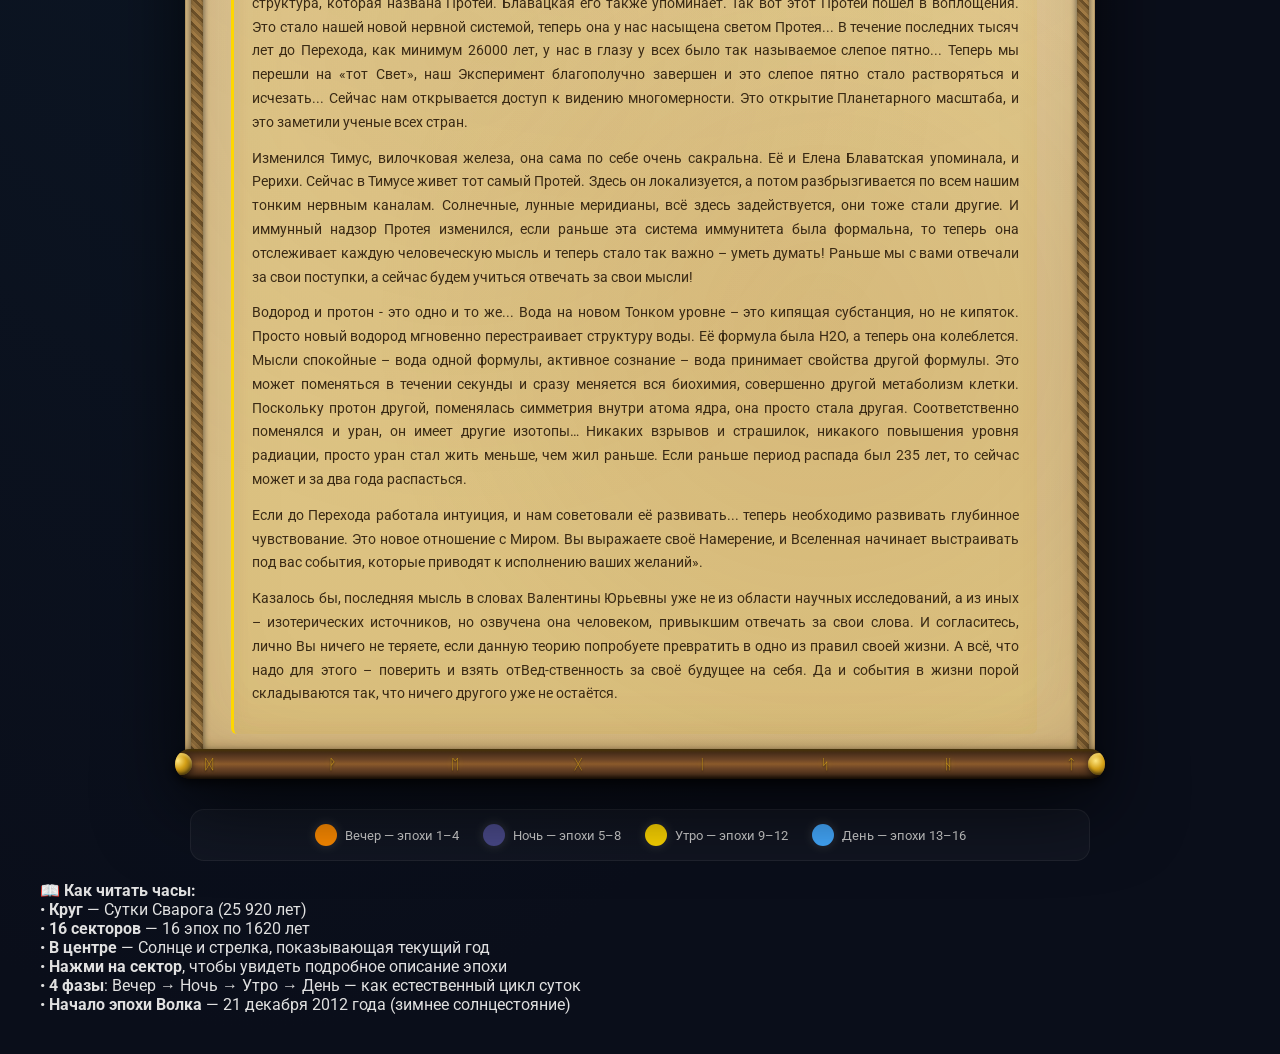
<file: galactic-day.html>
<!DOCTYPE html>
<html lang="ru">
<head>
    <meta charset="UTF-8">
    <meta name="viewport" content="width=device-width, initial-scale=1.0">
    <title>Галактические сутки — Сутки Сварога</title>
    <link rel="stylesheet" href="css/style.css">
    <link rel="stylesheet" href="css/scroll.css">
    <link rel="stylesheet" href="css/galactic-day.css">
    <link href="https://fonts.googleapis.com/css2?family=Great+Vibes&family=Philosopher:wght@400;700&family=Roboto:wght@300;400;700&display=swap" rel="stylesheet">
</head>
<body>

    <!-- ===== ЗВЁЗДЫ ===== -->
    <div class="stars" id="stars"></div>

    <!-- ===== ВЕРХНЕЕ ВЫПАДАЮЩЕЕ МЕНЮ ===== -->
    <nav class="top-nav" id="topNav">
        <div class="top-nav-header">
            <button class="top-nav-trigger" aria-label="Открыть меню">
                <img src="images/alatyr.png" alt="Алатырь">
            </button>
            <span class="top-nav-title">Меню</span>
        </div>

        <div class="top-nav-menu">
            <a href="index.html" class="top-nav-link">
                <span class="sidebar-icon">🏠</span>
                <span class="sidebar-text">Главная</span>
            </a>
            <a href="biorhythms.html" class="top-nav-link">
                <span class="sidebar-icon">📊</span>
                <span class="sidebar-text">Биоритмы</span>
            </a>
            <a href="svarog-circle.html" class="top-nav-link">
                <img src="images/svarog-circle/circle-icon.png" alt="Сварожий круг" class="sidebar-icon-img">
                <span class="sidebar-text">Сварожий круг</span>
            </a>
            <a href="pantheon.html" class="top-nav-link">
                <span class="sidebar-icon">🔆</span>
                <span class="sidebar-text">Пантеон богов</span>
            </a>
            <a href="galactic-day.html" class="top-nav-link active">
                <img src="images/galactic-day/icon.png" alt="Галактические сутки" class="sidebar-icon-img">
                <span class="sidebar-text">Галактические сутки</span>
            </a>
            <a href="atlas.html" class="top-nav-link">
                <span class="sidebar-icon">🗺️</span>
                <span class="sidebar-text">Атлас Судьбы</span>
            </a>

            <button class="top-nav-logout">
                <span class="sidebar-icon">🚪</span>
                <span class="sidebar-text">Выйти</span>
            </button>

            <div class="top-nav-version">v1.0</div>
        </div>
    </nav>

    <!-- ===== ОСНОВНОЙ КОНТЕНТ ===== -->
    <main class="main-content">
        <h1>🌌 Галактические сутки (Сутки Сварога)</h1>
        <p class="subtitle">Полный оборот Солнечной системы — 25 920 лет. 16 эпох по 1620 лет каждая.</p>

        <!-- ===== СВИТОК: ЧТО ТАКОЕ СВАРОЖИЙ КРУГ ===== -->
        <div id="galactic-scroll" class="ui-scroll">

            <div class="ui-scroll-roller ui-scroll-roller-top">
                <span class="scroll-rune">ᚱ</span>
                <span class="scroll-rune">ᚢ</span>
                <span class="scroll-rune">ᚾ</span>
                <span class="scroll-rune">ᚨ</span>
                <span class="scroll-rune">ᛚ</span>
                <span class="scroll-rune">ᛟ</span>
                <span class="scroll-rune">ᚦ</span>
                <span class="scroll-rune">ᛗ</span>
            </div>

            <div class="ui-scroll-parchment">
                <div class="ui-scroll-tie ui-scroll-tie-left"></div>
                <div class="ui-scroll-tie ui-scroll-tie-right"></div>

                <button id="galactic-scroll-toggle" class="ui-scroll-toggle">
                    <span class="scroll-toggle-icon">📜</span>
                    <span class="scroll-toggle-text">Что такое Сварожий круг?</span>
                    <span class="scroll-toggle-arrow">▼</span>
                </button>

                <div id="galactic-scroll-body" class="ui-scroll-body-collapse">
                    <div class="ui-scroll-desc">

                        <h3>🌌 Сварожий Круг. Великое Вращение Вселенной</h3>

                        <p>Мы начинаем наше путешествие с самого главного — с понимания того, где мы живём. Не в бытовом смысле, не в географическом, а в космическом, глубинном. Ибо дом человека — не только стены его жилища и не только отечество. Дом человека — это и планета, и галактика, пояс галактики, звёздная система. Важно знать где мы находимся, потому что наше местоположение в космосе оказывает судьбоносное влияние не только на человека, но и на судьбы народов и человечества в целом. И это не просто астрология, это физика, это энергообмен на тончайшем уровне. Древние народы знали это. Они не отделяли себя от космоса. Они не мыслили свою жизнь вне связи со звёздами, планетами и теми тонкими энергиями, что пронизывают всё сущее.</p>

                        <p>Вселенная не статична, она совершает круговое движение вокруг своего центра. Условный круг, который представляет из себя наша вселенная, древние называли «Коло Сварога» или «Коло Рода». В этом великом вращении — ключ к пониманию космических ритмов. Всё движется. Всё вращается. Всё подчиняется единым конам. Древние славяне различали несколько уровней этого вращения:</p>

                        <ul class="ui-scroll-list">
                            <li><span class="dot dot-light"></span><strong>Вселенское коло Сварога</strong> — вращение галактик вокруг центра Вселенной. Это масштабы сверхвеликие и по временным и по пространственным характеристикам.</li>
                            <li><span class="dot dot-light"></span><strong>Великое коло Сварога</strong> — вращение звёздных систем, таких как наша система Ярилы-Солнца, вокруг центра галактики.</li>
                            <li><span class="dot dot-light"></span><strong>Большое коло Сварога</strong> — вращение Ярилы-Солнца вокруг центра пояса Ориона, в котором мы находимся.</li>
                            <li><span class="dot dot-light"></span><strong>Малое Коло Сварога</strong> — вращение планет звёздной системы вокруг центра системы — вокруг Солнца.</li>
                        </ul>

                        <p>Это — иерархия. Это — вложенные друг в друга сферы. Как матрёшка.</p>

                        <h3>🌠 Галактика Свати: Млечный Путь</h3>

                        <p>Теперь опустимся на уровень Великого Кола Сварога — на уровень нашей галактики. Форма галактики, как установили современные астрономы, — четырёхрукавная спираль. Рукава расходятся от центра, закручиваясь в определённую сторону. Наши предки называли эту форму правосторонней СвасТикой. Это не случайное совпадение. Древние знали то, что современная наука подтвердила лишь спустя тысячелетия. Поэтому галактику называли «Свати», где Сва — небеса, тик — движение, дословно движущиеся небеса. Это знание поразительно. Невозможно было дать такое точное название, не имея представления об истинной форме галактики. Откуда древние народы знали то, что мы открыли только с помощью мощнейших телескопов? Ответ прост: технологические, интеллектуальные и психические способности тех, чья кровь течёт в наших венах, превышали возможности современного человека. Они обладали технологиями гораздо более тонкими, чем наши. Можно привести в пример единицы измерения времени, которыми пользовались древние, такие как миг и сиг. Только представьте: в одной секунде содержится 300 244 992 сига, а 1 сиг примерно равен 30 колебаниям электромагнитной волны атома цезия, взятого за основу для современных атомных часов (или примерно 1/300 млрд доля секунды). Зачем же нашим Предкам нужны были такие малые величины? Ответ прост — для измерений сверхбыстрых процессов. Таким образом, древние выражения «сигать», «сигануть» в современном языке могут означать только «телепортировать».</p>

                        <p>Кстати, фашисты не случайно использовали свастичные символы как основные в своей армии — цель их хозяев в лице древних жидо-англосаксонских династий была проста — опорочить древние солярные символы, тесно связанные с культурой славян, чтобы впоследствии при уничтожении остатков нашей культуры апеллировать фактом связи этих символов с фашизмом. Простейшая формула.</p>

                        <h3>☀️ Ярило-Солнце: Наше Трисветлое Светило</h3>

                        <p>Наше Солнце, которое мы видим каждый день, древние славяне называли трисветлый Ярило-Солнце. Это значит, что он светит в трёх мирах одновременно:</p>

                        <ul class="ui-scroll-list">
                            <li><span class="dot dot-light"></span><strong>В Яви</strong> — как физическое тело, излучающее греющий свет, который мы видим глазами.</li>
                            <li><span class="dot dot-light"></span><strong>В Нави</strong> — как тонкоматериальная структура, излучающая спектры энергии, невидимые обычному зрению.</li>
                            <li><span class="dot dot-light"></span><strong>В Прави</strong> — как духовный центр, источник высшей, божественной силы.</li>
                        </ul>

                        <p>Это разные виды излучения, с качественно разными уровнями вибрации. Но все они — единое целое. И все они влияют на нас, на нашу жизнь и сутьбу.</p>

                        <p>Такое триединое строение имеет каждое светило в космосе. Великие светила, находящиеся в центре галактики, излучают мощнейший поток света этой самой тройственной природы — от фотонов до молекул духа. В следующих посвящениях мы самым подробным образом разберём, как устроена эта тройственная природа космоса. А пока нужно до конца разобраться, где летит наш космический корабль под названием Земля Мидгард.</p>

                        <p>Согласно древним текстам — Ярило-Солнце входит в созвездие Зимун. Сразу оговорюсь, что современные астрономы так не считают, так как не способны наблюдать это созвездие с тех расстояний, с коих его могли видеть наши предки, являющиеся космической культурой. Зимун — в славянской космологии — Небесная корова, разлившееся молоко которой мы сегодня называем Млечный Путь, в древности же говорили небесный Ирий — то есть небесная река. Прообразом небесного Ирия в древности была река Иртыш, расположенная в так называемом Беловодье — одной из прародин наших предков. Эту реку изначально звали Ирий тишайший, что потом и трансформировалось в «Иртыш». Сегодня созвездие Зимун мы называем иначе — Малая Медведица. Наше Ярило-Солнце является восьмой звездой в этом созвездии. И располагается созвездие коровы Зимун вовсе не в центре Млечного Пути, а на его окраине. Можно сказать, в звёздной провинции, на расстоянии примерно 25 тысяч световых лет от центра. Солнце и ближайшие к нему звёзды движутся вокруг центра галактики со скоростью 250 километров в секунду. Полный оборот — один галактический год — они совершают примерно за 200–250 миллионов лет. Это и есть Великое Коло Сварога — вращение рукавов и звёздных систем, их наполняющих, вокруг центра галактики.</p>

                        <h3>🕰️ Сутки Сварога</h3>

                        <p>Следующим на нашем пути предстаёт относительно меньшее Коло, составляющее галактические сутки или Сутки Сварога. Галактические сутки ознаменованы движением солнечной системы по окружности рукава Ориона. Один полный оборот таких суток длится 25 920 лет, и этот круг разделён на шестнадцать равных частей. Эти части иначе называются небесными чертогами, каждый из которых является небесным домом одного из шестнадцати созвездий звёздной карты, составленной нашими предками. Каждый такой чертог наша солнечная система преодолевает за 1620 земных лет. У каждого чертога имеется тотемное животное и Бог-покровитель. В каждом действуют уникальные космические энергии, оказывающие особое влияние на каждого из нас. Эти энергии — не что-то необъяснимое, а вполне реальное физическое явление, имя которому вибрация и, что важнее, её частота. Именно частота характеризует тип информационного кода, переносимого волнами космических вибраций. На всём протяжении большого Сварожьего круга энергии неоднородны: где-то преобладают низкочастотные энергии тёмной Нави — этакие духовные болота или пустоши. Какие-то пространства пронизывают высокочастотные энергии светлого духа Прави — это оазисы, наполненные жизньродящей энергией космоса, пробуждающей сознание. Есть определённые границы влияния тёмных и светлых энергий, и они обусловлены тем, что есть освещённая галактическим ядром сторона рукава Ориона, а есть затенённая. Это создаёт условия, при которых Сутки Сварога делятся на похожие на планетарные циклы — то есть день, вечер, ночь и утро.</p>

                        <p>Утро Сварога знаменуется началом входа солнечной системы в космические чертоги, где власть берут в свои руки светлые силы космоса. Точно так же, как и в планетарных масштабах, в масштабах галактических суток существует маленький отрезок времени, который называется предрассветные сумерки. Только если на земле предрассветные сумерки длятся не так уж долго, то в масштабах космоса прохождение этой тонкой кромки может длиться десятки лет. И если в случае с земными сумерками перед рассветом нам ничего не угрожает, то в случае с космосом всё обстоит не так уж сладко, ибо в этот период всё то зло, что скрывалось до этого во мраке духовной ночи, начинает вылезать наружу. Оно даёт свой последний бой, забирает с собой жатву павших в гордыне и невежестве душ. После этой битвы, которая, кстати, сегодня и развернулась на наших глазах, ибо как раз сейчас и идёт час перед рассветом Сварога, наступает полноценное галактическое утро Сварога. Мир начинает плавно наливаться благоденствием, как жарким, влажным летом наливается сочный плод. В этот период царит любовь, честь, достоинство и все высшие качества, присущие царствию неБесному, приходящему на волнах энергий мира Прави через сознание светлых людей, вершащих правые дела.</p>

                        <h3>📅 Таблица: Нынешние Сутки Сварога</h3>

                        <div class="ui-scroll-table-wrap">
                            <table class="ui-scroll-table">
                                <thead>
                                    <tr>
                                        <th>№</th>
                                        <th>Чертог</th>
                                        <th>Бог-Покровитель</th>
                                        <th>Дата эпохи</th>
                                        <th>Фаза</th>
                                    </tr>
                                </thead>
                                <tbody>
                                    <tr><td>1</td><td>Дева</td><td>Джива</td><td>10948–9328 г. до н.э.</td><td>Вечер</td></tr>
                                    <tr><td>2</td><td>Раса (Леопард)</td><td>Даждьбог (Тарх)</td><td>9328–7708 г. до н.э.</td><td>Вечер</td></tr>
                                    <tr><td>3</td><td>Орёл</td><td>Перун</td><td>7708–6088 г. до н.э.</td><td>Вечер</td></tr>
                                    <tr><td>4</td><td>Конь</td><td>Купала</td><td>6088–4468 г. до н.э.</td><td>Вечер</td></tr>
                                    <tr><td>5</td><td>Финист</td><td>Вышень</td><td>4468–2848 г. до н.э.</td><td>Ночь</td></tr>
                                    <tr><td>6</td><td>Лось</td><td>Лада</td><td>2848–1228 г. до н.э.</td><td>Ночь</td></tr>
                                    <tr><td>7</td><td>Тур</td><td>Крышень</td><td>1228–392 г. до н.э.</td><td>Ночь</td></tr>
                                    <tr><td>8</td><td>Лиса</td><td>Марена</td><td>392–2012 г. н.э.</td><td>Ночь, предрассветье</td></tr>
                                    <tr class="row-current"><td>9</td><td>Волк (Белый Пёс)</td><td>Велес</td><td>2012–3632 г. н.э.</td><td>Утро</td></tr>
                                    <tr><td>10</td><td>Бусл (Аист)</td><td>Род</td><td>3632–5252 г. н.э.</td><td>Утро</td></tr>
                                    <tr><td>11</td><td>Медведь</td><td>Сварог</td><td>5252–6872 г. н.э.</td><td>Утро</td></tr>
                                    <tr><td>12</td><td>Ворон</td><td>Коляда, Варуна</td><td>6872–8492 г. н.э.</td><td>Утро</td></tr>
                                    <tr><td>13</td><td>Змей</td><td>Семаргл</td><td>8492–10112 г. н.э.</td><td>День</td></tr>
                                    <tr><td>14</td><td>Лебедь</td><td>Макошь</td><td>10112–11732 г. н.э.</td><td>День</td></tr>
                                    <tr><td>15</td><td>Щука</td><td>Рожана</td><td>11732–13352 г. н.э.</td><td>День</td></tr>
                                    <tr><td>16</td><td>Вепрь</td><td>Рамхат</td><td>13352–14972 г. н.э.</td><td>День</td></tr>
                                </tbody>
                            </table>
                        </div>

                        <h3>🌊 Великий Потоп и Эпоха Волка</h3>

                        <p>При наступлении галактического Вечера произошёл Великий потоп, в котором погибла Атлантида и практически всё население планеты. Сместились магнитные полюса (относительно коры Земли, а не ориентации в космосе). Спастись удалось лишь немногим праведным людям, сохранившим часть древних Ведических Знаний.</p>

                        <p>Более сотни легенд и мифов ходит об этой страшной трагедии у разных народов, а индейцы Америки ведут свой календарь от наступления данных событий — у них на календаре сейчас 13653 год. С 4468 г. до нашей эры, эпохи Финиста, началась галактическая Ночь Сварога, которая длилась по настоящее время. Начало Ночи Сварога ознаменовалось такими событиями, как прибытие на нашу Землю с тёмной юго-восточной стороны потомков Адама и Евы, Самаэля и Лилит в 3662 г. до н.э. В 392 году нашей эры наступила эпоха Лисы (покровительство Богини Марены), сопровождающаяся расцветом лжи и обмана, — её символом является крест. Это самое тёмное время, которое наступает всегда перед рассветом.</p>

                        <p>С 2012 года начал пробиваться рассвет — эпоха Волка, санитара природы, очистителя мрака материальной матрицы жизни. Покровитель эпохи — Бог Велес (Бог дикой природы и лесов — ведающий лесом). Основное дело на начало Эпохи Волка — восстановление лесов, садов, рощ, боров, парков и тайги. Понимание многообразия Жизни на Живой Земле откроет многомерность сознания человека. Начал поступать галактический свет Сварги — ядра галактики. Далее свет течёт по чакрам планеты. 21 декабря 2012 года наступил день зимнего солнцестояния с самой длинной ночью. После этого дня родилось новое солнце уже в границе восходящего утра нынешних Суток Сварога: конец старого затемнённого света и приход обновлённого утреннего.</p>

                    </div>
                </div>
            </div>

            <div class="ui-scroll-roller ui-scroll-roller-bottom">
                <span class="scroll-rune">ᛞ</span>
                <span class="scroll-rune">ᚹ</span>
                <span class="scroll-rune">ᛖ</span>
                <span class="scroll-rune">ᚷ</span>
                <span class="scroll-rune">ᛁ</span>
                <span class="scroll-rune">ᛋ</span>
                <span class="scroll-rune">ᚺ</span>
                <span class="scroll-rune">ᛏ</span>
            </div>
        </div>

        <!-- ===== КРУГ-ЦИФЕРБЛАТ ===== -->
        <div id="galactic-clock-wrap">
            <img id="gc-bg" src="images/galactic-day/circle.png" alt="Сварожий круг">
            
            <svg id="gc-overlay" viewBox="0 0 3543 3543" xmlns="http://www.w3.org/2000/svg"></svg>

            <div id="gc-arrow-layer">
                <div id="gc-arrow-beam"></div>
                <div id="gc-arrow-head"></div>
            </div>
        </div>

        <!-- ===== ИНФО-ПАНЕЛЬ ЭПОХИ (СВИТОК) ===== -->
        <div id="epoch-info-panel" class="ui-scroll" style="display: none; margin: 30px auto;">

            <div class="ui-scroll-roller ui-scroll-roller-top">
                <span class="scroll-rune">ᚱ</span>
                <span class="scroll-rune">ᚢ</span>
                <span class="scroll-rune">ᚾ</span>
                <span class="scroll-rune">ᚨ</span>
                <span class="scroll-rune">ᛚ</span>
                <span class="scroll-rune">ᛟ</span>
                <span class="scroll-rune">ᚦ</span>
                <span class="scroll-rune">ᛗ</span>
            </div>

            <div class="ui-scroll-parchment">
                <div class="ui-scroll-tie ui-scroll-tie-left"></div>
                <div class="ui-scroll-tie ui-scroll-tie-right"></div>

                <button class="ui-scroll-close" id="closeEpochInfo">✕</button>

                <div class="ui-scroll-body">
                    <div class="epoch-info-content"></div>
                </div>
            </div>

            <div class="ui-scroll-roller ui-scroll-roller-bottom">
                <span class="scroll-rune">ᛞ</span>
                <span class="scroll-rune">ᚹ</span>
                <span class="scroll-rune">ᛖ</span>
                <span class="scroll-rune">ᚷ</span>
                <span class="scroll-rune">ᛁ</span>
                <span class="scroll-rune">ᛋ</span>
                <span class="scroll-rune">ᚺ</span>
                <span class="scroll-rune">ᛏ</span>
            </div>
        </div>

        <!-- ===== ЛЕГЕНДА ФАЗ ===== -->
        <div id="phases-legend">
            <div class="phase-legend-item">
                <span class="phase-color" style="background: #FF8C00;"></span>
                <span>Вечер — эпохи 1–4</span>
            </div>
            <div class="phase-legend-item">
                <span class="phase-color" style="background: #4A4A8A;"></span>
                <span>Ночь — эпохи 5–8</span>
            </div>
            <div class="phase-legend-item">
                <span class="phase-color" style="background: #FFD700;"></span>
                <span>Утро — эпохи 9–12</span>
            </div>
            <div class="phase-legend-item">
                <span class="phase-color" style="background: #44AAFF;"></span>
                <span>День — эпохи 13–16</span>
            </div>
        </div>

        <!-- ===== ИНФО-БЛОК ===== -->
        <div id="info-block">
            <strong>📖 Как читать часы:</strong><br>
            • <strong>Круг</strong> — Сутки Сварога (25 920 лет)<br>
            • <strong>16 секторов</strong> — 16 эпох по 1620 лет<br>
            • <strong>В центре</strong> — Солнце и стрелка, показывающая текущий год<br>
            • <strong>Нажми на сектор</strong>, чтобы увидеть подробное описание эпохи<br>
            • <strong>4 фазы</strong>: Вечер → Ночь → Утро → День — как естественный цикл суток<br>
            • <strong>Начало эпохи Волка</strong> — 21 декабря 2012 года (зимнее солнцестояние)
        </div>
    </main>

    <script type="module" src="js/galactic-day.js"></script>
    
    <script>
        (function createStars() {
            const container = document.getElementById('stars');
            if (!container) return;
            const count = 150;
            for (let i = 0; i < count; i++) {
                const star = document.createElement('div');
                star.className = 'star';
                const size = Math.random() * 3 + 1;
                star.style.width = size + 'px';
                star.style.height = size + 'px';
                star.style.left = Math.random() * 100 + '%';
                star.style.top = Math.random() * 100 + '%';
                container.appendChild(star);
            }
        })();
    </script>

    <!-- ===== ВЕРХНЕЕ МЕНЮ ===== -->
    <script src="js/nav.js"></script>
</body>
</html>
</file>
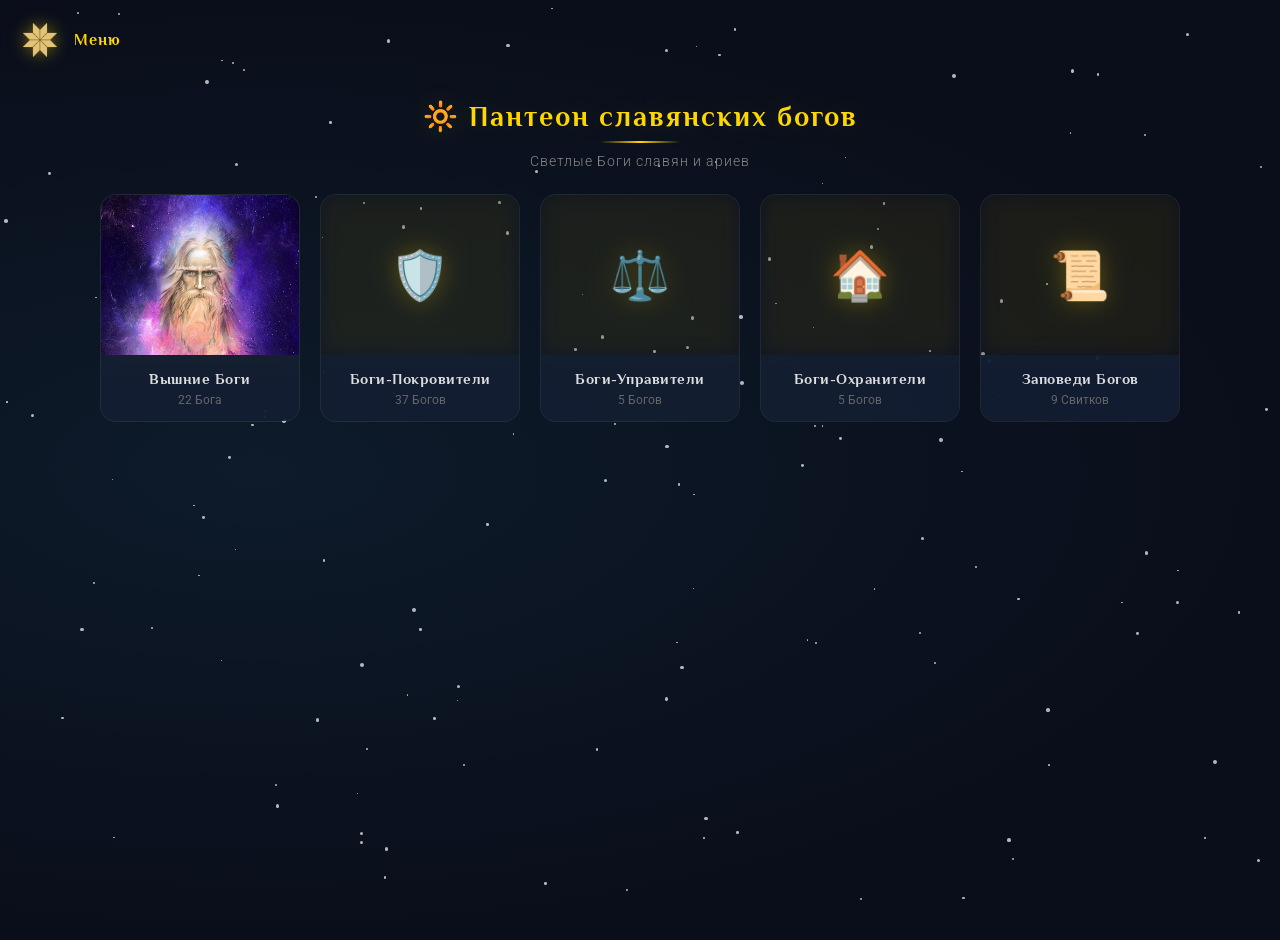
<file: pantheon.html>
<!DOCTYPE html>
<html lang="ru">
<head>
    <meta charset="UTF-8">
    <meta name="viewport" content="width=device-width, initial-scale=1.0">
    <title>Пантеон славянских богов — Ведаем РА</title>
    <link rel="stylesheet" href="css/style.css">
    <link rel="stylesheet" href="css/scroll.css">
    <link rel="stylesheet" href="css/pantheon.css">
    <link href="https://fonts.googleapis.com/css2?family=Great+Vibes&family=Philosopher:wght@400;700&family=Roboto:wght@300;400;700&display=swap" rel="stylesheet">
</head>
<body>

    <!-- ===== ЗВЁЗДЫ ===== -->
    <div class="stars" id="stars"></div>

    <!-- ===== ВЕРХНЕЕ ВЫПАДАЮЩЕЕ МЕНЮ ===== -->
    <nav class="top-nav" id="topNav">
        <div class="top-nav-header">
            <button class="top-nav-trigger" aria-label="Открыть меню">
                <img src="images/alatyr.png" alt="Алатырь">
            </button>
            <span class="top-nav-title">Меню</span>
        </div>

        <div class="top-nav-menu">
            <a href="index.html" class="top-nav-link">
                <span class="sidebar-icon">🏠</span>
                <span class="sidebar-text">Главная</span>
            </a>
            <a href="biorhythms.html" class="top-nav-link">
                <span class="sidebar-icon">📊</span>
                <span class="sidebar-text">Биоритмы</span>
            </a>
            <a href="svarog-circle.html" class="top-nav-link">
                <img src="images/svarog-circle/circle-icon.png" alt="Сварожий круг" class="sidebar-icon-img">
                <span class="sidebar-text">Сварожий круг</span>
            </a>
            <a href="pantheon.html" class="top-nav-link active">
                <span class="sidebar-icon">🔆</span>
                <span class="sidebar-text">Пантеон славянских богов</span>
            </a>
            <a href="galactic-day.html" class="top-nav-link">
                <img src="images/galactic-day/icon.png" alt="Галактические сутки" class="sidebar-icon-img">
                <span class="sidebar-text">Галактические сутки</span>
            </a>
            <a href="atlas.html" class="top-nav-link">
                <span class="sidebar-icon">🗺️</span>
                <span class="sidebar-text">Атлас Судьбы</span>
            </a>

            <button class="top-nav-logout">
                <span class="sidebar-icon">🚪</span>
                <span class="sidebar-text">Выйти</span>
            </button>

            <div class="top-nav-version">v1.0</div>
        </div>
    </nav>

    <!-- ===== ОСНОВНОЙ КОНТЕНТ ===== -->
    <main class="main-content">
        <div id="pantheonApp">
            <h1>🔆 Пантеон славянских богов</h1>
            <p class="subtitle">Светлые Боги славян и ариев</p>

            <!-- ===== СТАРТОВЫЙ ЭКРАН С КАТЕГОРИЯМИ ===== -->
            <div id="pantheonHome">
                <div class="pantheon-home-grid">
                    <div class="pantheon-home-card" data-section="vyshnie">
                        <div class="pantheon-home-icon">
                            <img src="images/visnie.png" alt="Вышние Боги" class="pantheon-home-img">
                        </div>
                        <div class="pantheon-home-bottom">
                            <div class="pantheon-home-name">Вышние Боги</div>
                            <div class="pantheon-home-count">22 Бога</div>
                        </div>
                    </div>

                    <div class="pantheon-home-card" data-section="pokroviteli">
                        <div class="pantheon-home-icon">🛡️</div>
                        <div class="pantheon-home-bottom">
                            <div class="pantheon-home-name">Боги-Покровители</div>
                            <div class="pantheon-home-count">37 Богов</div>
                        </div>
                    </div>

                    <div class="pantheon-home-card" data-section="upraviteli">
                        <div class="pantheon-home-icon">⚖️</div>
                        <div class="pantheon-home-bottom">
                            <div class="pantheon-home-name">Боги-Управители</div>
                            <div class="pantheon-home-count">5 Богов</div>
                        </div>
                    </div>

                    <div class="pantheon-home-card" data-section="ohraniteli">
                        <div class="pantheon-home-icon">🏠</div>
                        <div class="pantheon-home-bottom">
                            <div class="pantheon-home-name">Боги-Охранители</div>
                            <div class="pantheon-home-count">5 Богов</div>
                        </div>
                    </div>

                    <div class="pantheon-home-card" data-section="zapovedi">
                        <div class="pantheon-home-icon">📜</div>
                        <div class="pantheon-home-bottom">
                            <div class="pantheon-home-name">Заповеди Богов</div>
                            <div class="pantheon-home-count">9 Свитков</div>
                        </div>
                    </div>
                </div>
            </div>

            <!-- ===== ЭКРАН С БОГАМИ / ЗАПОВЕДЯМИ ===== -->
            <div id="pantheonSectionView" style="display: none;">
                <button id="backToHomeBtn" class="pantheon-back-btn">← Назад к категориям</button>

                <div class="pantheon-search-wrap" id="pantheonSearchWrap">
                    <span class="pantheon-search-icon">🔍</span>
                    <input type="text" id="pantheonSearchInput" class="pantheon-search-input" placeholder="Найти бога по имени...">
                </div>

                <div id="pantheonContainer"></div>
                <div id="zapovediContainer" style="display: none;"></div>
            </div>
        </div>

        <!-- ===== МОДАЛЬНОЕ ОКНО (HTML-СВИТОК) ===== -->
        <div id="godModal" class="god-modal">
            <div class="ui-scroll">
                <div class="ui-scroll-roller ui-scroll-roller-top">
                    <span class="scroll-rune">ᚱ</span><span class="scroll-rune">ᚢ</span><span class="scroll-rune">ᚾ</span><span class="scroll-rune">ᚨ</span><span class="scroll-rune">ᛚ</span><span class="scroll-rune">ᛟ</span><span class="scroll-rune">ᚦ</span><span class="scroll-rune">ᛗ</span>
                </div>
                <div class="ui-scroll-parchment">
                    <div class="ui-scroll-tie ui-scroll-tie-left"></div>
                    <div class="ui-scroll-tie ui-scroll-tie-right"></div>
                    <button id="closeGodModal" class="ui-scroll-close">✕</button>
                    <div class="ui-scroll-body">
                        <div class="ui-scroll-god-icon">🔆</div>
                        <h2 class="ui-scroll-title god-modal-name"></h2>
                        <div class="ui-scroll-desc god-modal-desc"></div>
                    </div>
                </div>
                <div class="ui-scroll-roller ui-scroll-roller-bottom">
                    <span class="scroll-rune">ᛞ</span><span class="scroll-rune">ᚹ</span><span class="scroll-rune">ᛖ</span><span class="scroll-rune">ᚷ</span><span class="scroll-rune">ᛁ</span><span class="scroll-rune">ᛋ</span><span class="scroll-rune">ᚺ</span><span class="scroll-rune">ᛏ</span>
                </div>
            </div>
        </div>
    </main>

    <script type="module" src="js/pantheon.js"></script>
    <script src="js/nav.js"></script>
</body>
</html>
</file>
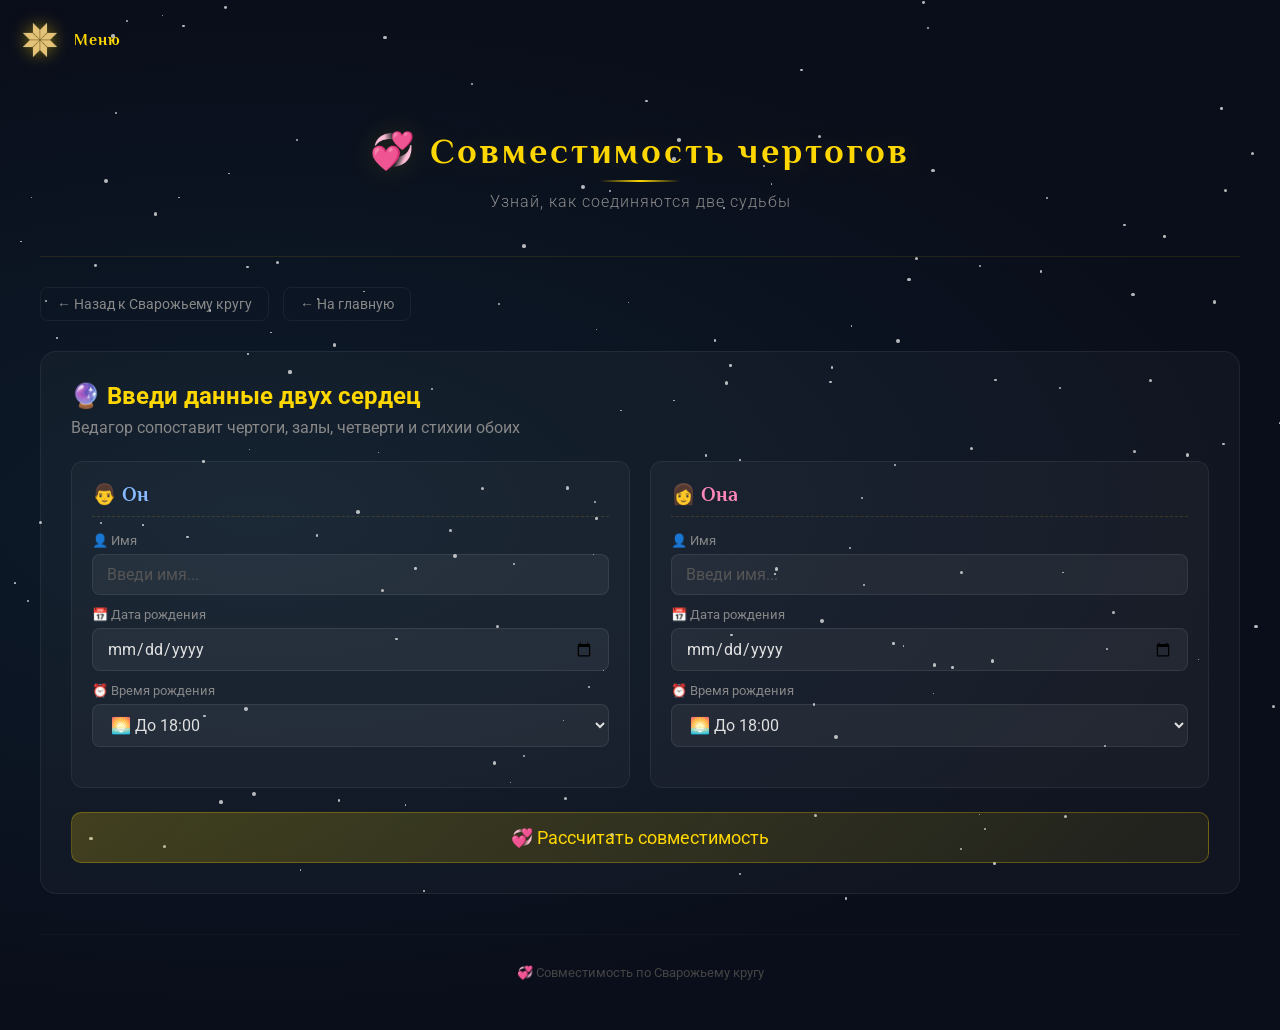
<file: sovmestimost.html>
<!DOCTYPE html>
<html lang="ru">
<head>
    <meta charset="UTF-8">
    <meta name="viewport" content="width=device-width, initial-scale=1.0">
    <title>Совместимость чертогов — Сварожий круг</title>
    <link rel="stylesheet" href="css/style.css">
    <link rel="stylesheet" href="css/svarog-circle.css">
    <link href="https://fonts.googleapis.com/css2?family=Great+Vibes&family=Philosopher:wght@400;700&family=Roboto:wght@300;400;700&display=swap" rel="stylesheet">
</head>
<body>

    <!-- ===== ЗВЁЗДЫ ===== -->
    <div class="stars" id="stars"></div>

    <!-- ===== ВЕРХНЕЕ ВЫПАДАЮЩЕЕ МЕНЮ ===== -->
    <nav class="top-nav" id="topNav">
        <div class="top-nav-header">
            <button class="top-nav-trigger" aria-label="Открыть меню">
                <img src="images/alatyr.png" alt="Алатырь">
            </button>
            <span class="top-nav-title">Меню</span>
        </div>

        <div class="top-nav-menu">
            <a href="index.html" class="top-nav-link">
                <span class="sidebar-icon">🏠</span>
                <span class="sidebar-text">Главная</span>
            </a>
            <a href="biorhythms.html" class="top-nav-link">
                <span class="sidebar-icon">📊</span>
                <span class="sidebar-text">Биоритмы</span>
            </a>
            <a href="svarog-circle.html" class="top-nav-link active">
                <img src="images/svarog-circle/circle-icon.png" alt="Сварожий круг" class="sidebar-icon-img">
                <span class="sidebar-text">Сварожий круг</span>
            </a>
            <a href="pantheon.html" class="top-nav-link">
                <span class="sidebar-icon">🔆</span>
                <span class="sidebar-text">Пантеон богов</span>
            </a>
            <a href="galactic-day.html" class="top-nav-link">
                <img src="images/galactic-day/icon.png" alt="Галактические сутки" class="sidebar-icon-img">
                <span class="sidebar-text">Галактические сутки</span>
            </a>
            <a href="atlas.html" class="top-nav-link">
                <span class="sidebar-icon">🗺️</span>
                <span class="sidebar-text">Атлас Судьбы</span>
            </a>

            <button class="top-nav-logout">
                <span class="sidebar-icon">🚪</span>
                <span class="sidebar-text">Выйти</span>
            </button>

            <div class="top-nav-version">v1.0</div>
        </div>
    </nav>

    <!-- ===== ОСНОВНОЙ КОНТЕНТ ===== -->
    <main class="main-content">
        <div id="sovmestimostApp">
            <header class="svarog-header">
                <h1>💞 Совместимость чертогов</h1>
                <p class="subtitle">Узнай, как соединяются две судьбы</p>
            </header>

            <nav class="svarog-nav">
                <a href="svarog-circle.html" class="nav-link">← Назад к Сварожьему кругу</a>
                <a href="index.html" class="nav-link" style="margin-left: 10px;">← На главную</a>
            </nav>

            <section class="sovmestimost-form">
                <h2>🔮 Введи данные двух сердец</h2>
                <p style="color: #888; margin-bottom: 24px;">Ведагор сопоставит чертоги, залы, четверти и стихии обоих</p>

                <div class="sovmestimost-grid">
                    <div class="sovmestimost-card sovmestimost-he">
                        <h3>👨 Он</h3>
                        <div class="input-group" style="flex-direction: column; gap: 12px;">
                            <div class="input-field">
                                <label>👤 Имя</label>
                                <input type="text" id="hisName" placeholder="Введи имя..." style="width:100%; padding:10px 14px; background:rgba(255,255,255,0.05); border:1px solid rgba(255,255,255,0.08); border-radius:8px; color:#e0e0e0; font-size:16px; font-family: 'Roboto', sans-serif;">
                            </div>
                            <div class="input-field">
                                <label>📅 Дата рождения</label>
                                <input type="date" id="hisBirthDate" style="width:100%; padding:10px 14px; background:rgba(255,255,255,0.05); border:1px solid rgba(255,255,255,0.08); border-radius:8px; color:#e0e0e0; font-size:16px; font-family: 'Roboto', sans-serif;">
                            </div>
                            <div class="input-field">
                                <label>⏰ Время рождения</label>
                                <select id="hisBirthTime" style="width:100%; padding:10px 14px; background:rgba(255,255,255,0.05); border:1px solid rgba(255,255,255,0.08); border-radius:8px; color:#e0e0e0; font-size:16px; font-family: 'Roboto', sans-serif;">
                                    <option value="day">🌅 До 18:00</option>
                                    <option value="night">🌙 После 18:00</option>
                                </select>
                            </div>
                        </div>
                    </div>

                    <div class="sovmestimost-card sovmestimost-she">
                        <h3>👩 Она</h3>
                        <div class="input-group" style="flex-direction: column; gap: 12px;">
                            <div class="input-field">
                                <label>👤 Имя</label>
                                <input type="text" id="herName" placeholder="Введи имя..." style="width:100%; padding:10px 14px; background:rgba(255,255,255,0.05); border:1px solid rgba(255,255,255,0.08); border-radius:8px; color:#e0e0e0; font-size:16px; font-family: 'Roboto', sans-serif;">
                            </div>
                            <div class="input-field">
                                <label>📅 Дата рождения</label>
                                <input type="date" id="herBirthDate" style="width:100%; padding:10px 14px; background:rgba(255,255,255,0.05); border:1px solid rgba(255,255,255,0.08); border-radius:8px; color:#e0e0e0; font-size:16px; font-family: 'Roboto', sans-serif;">
                            </div>
                            <div class="input-field">
                                <label>⏰ Время рождения</label>
                                <select id="herBirthTime" style="width:100%; padding:10px 14px; background:rgba(255,255,255,0.05); border:1px solid rgba(255,255,255,0.08); border-radius:8px; color:#e0e0e0; font-size:16px; font-family: 'Roboto', sans-serif;">
                                    <option value="day">🌅 До 18:00</option>
                                    <option value="night">🌙 После 18:00</option>
                                </select>
                            </div>
                        </div>
                    </div>
                </div>

                <button id="calculateSovmestimostBtn">💞 Рассчитать совместимость</button>
            </section>

            <section id="sovmestimostResult" style="display: none;"></section>

            <section id="sovmestimostAiBlock" style="display: none; margin-top: 30px;">
                <div class="svarog-ai-header">
                    <h3 style="color: #ffd700;">🧙‍♂️ Ведагор — наставник</h3>
                    <p style="color: #888; font-size: 14px;">Спроси о вашей совместимости</p>
                </div>
                <div class="svarog-ai-content" style="background: rgba(255,255,255,0.03); border-radius: 12px; padding: 16px; border: 1px solid rgba(255,215,0,0.08);">
                    <div class="sovmestimost-ai-loading" style="display: flex; align-items: center; gap: 12px; padding: 10px 0;">
                        <div class="vedagor-spinner" style="width: 30px; height: 30px; border-width: 2px;"></div>
                        <span style="color: #888;">🧙‍♂️ Ведагор размышляет над вашей судьбой...</span>
                    </div>
                    <div class="sovmestimost-ai-chat-area" style="max-height: 400px; overflow-y: auto; display: none; margin-bottom: 10px;"></div>
                    <div class="sovmestimost-ai-chat-input" style="display: none; gap: 8px; border-top: 1px solid rgba(255,255,255,0.06); padding-top: 10px; margin-top: 4px;">
                        <input type="text" id="sovmestimostChatInput" placeholder="Задай вопрос наставнику о вашей паре..." style="flex: 1; background: rgba(255,255,255,0.05); border: 1px solid rgba(255,255,255,0.08); border-radius: 8px; padding: 8px 14px; color: #e0e0e0; font-size: 14px; outline: none; font-family: 'Roboto', sans-serif;">
                        <button onclick="sendSovmestimostQuestion()" style="background: rgba(255,215,0,0.1); border: 1px solid rgba(255,215,0,0.15); border-radius: 8px; padding: 8px 16px; color: #ffd700; cursor: pointer; font-size: 18px; transition: all 0.3s ease;">📨</button>
                    </div>
                </div>
            </section>
        </div>

        <footer class="svarog-footer">
            <p>💞 Совместимость по Сварожьему кругу</p>
        </footer>
    </main>

    <script type="module" src="js/sovmestimost.js"></script>
    
    <script>
        (function createStars() {
            const container = document.getElementById('stars');
            if (!container) return;
            const count = 150;
            for (let i = 0; i < count; i++) {
                const star = document.createElement('div');
                star.className = 'star';
                const size = Math.random() * 3 + 1;
                star.style.width = size + 'px';
                star.style.height = size + 'px';
                star.style.left = Math.random() * 100 + '%';
                star.style.top = Math.random() * 100 + '%';
                container.appendChild(star);
            }
        })();
    </script>

    <!-- ===== ВЕРХНЕЕ МЕНЮ ===== -->
    <script src="js/nav.js"></script>
</body>
</html>
</file>
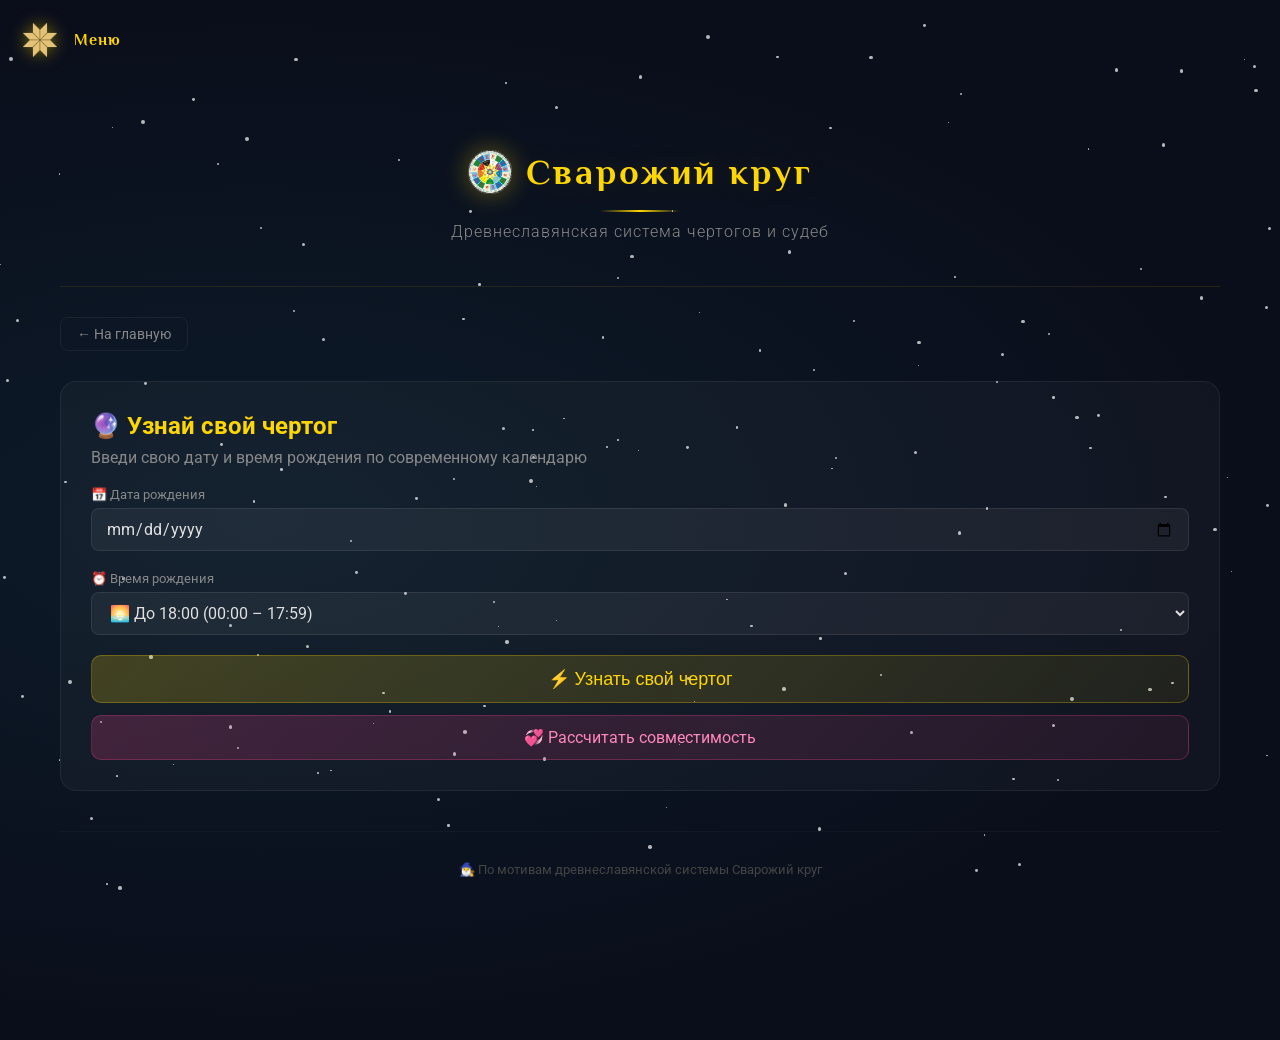
<file: svarog-circle.html>
<!DOCTYPE html>
<html lang="ru">
<head>
    <meta charset="UTF-8">
    <meta name="viewport" content="width=device-width, initial-scale=1.0">
    <title>Сварожий круг — Славянская астрология</title>
    <link rel="stylesheet" href="css/style.css">
    <link rel="stylesheet" href="css/svarog-circle.css">
    <link rel="stylesheet" href="css/scroll.css">
    <link rel="stylesheet" href="css/pantheon.css">
    <link href="https://fonts.googleapis.com/css2?family=Great+Vibes&family=Philosopher:wght@400;700&family=Roboto:wght@300;400;700&display=swap" rel="stylesheet">
</head>
<body>

    <!-- ===== ЗВЁЗДЫ ===== -->
    <div class="stars" id="stars"></div>

    <!-- ===== ВЕРХНЕЕ ВЫПАДАЮЩЕЕ МЕНЮ ===== -->
    <nav class="top-nav" id="topNav">
        <div class="top-nav-header">
            <button class="top-nav-trigger" aria-label="Открыть меню">
                <img src="images/alatyr.png" alt="Алатырь">
            </button>
            <span class="top-nav-title">Меню</span>
        </div>

        <div class="top-nav-menu">
            <a href="index.html" class="top-nav-link">
                <span class="sidebar-icon">🏠</span>
                <span class="sidebar-text">Главная</span>
            </a>
            <a href="biorhythms.html" class="top-nav-link">
                <span class="sidebar-icon">📊</span>
                <span class="sidebar-text">Биоритмы</span>
            </a>
            <a href="svarog-circle.html" class="top-nav-link active">
                <img src="images/svarog-circle/circle-icon.png" alt="Сварожий круг" class="sidebar-icon-img">
                <span class="sidebar-text">Сварожий круг</span>
            </a>
            <a href="pantheon.html" class="top-nav-link">
                <span class="sidebar-icon">🔆</span>
                <span class="sidebar-text">Пантеон богов</span>
            </a>
            <a href="galactic-day.html" class="top-nav-link">
                <img src="images/galactic-day/icon.png" alt="Галактические сутки" class="sidebar-icon-img">
                <span class="sidebar-text">Галактические сутки</span>
            </a>
            <a href="atlas.html" class="top-nav-link">
                <span class="sidebar-icon">🗺️</span>
                <span class="sidebar-text">Атлас Судьбы</span>
            </a>

            <button class="top-nav-logout">
                <span class="sidebar-icon">🚪</span>
                <span class="sidebar-text">Выйти</span>
            </button>

            <div class="top-nav-version">v1.0</div>
        </div>
    </nav>

    <!-- ===== ОСНОВНОЙ КОНТЕНТ ===== -->
    <main class="main-content">
        <div id="svarogApp">
            <header class="svarog-header">
                <h1>
                    <span class="svarog-header-title">
                        <img src="images/svarog-circle/circle-icon.png" alt="Сварожий круг" class="svarog-header-icon">
                        <span>Сварожий круг</span>
                    </span>
                </h1>
                <p class="subtitle">Древнеславянская система чертогов и судеб</p>
            </header>

            <div id="svarog-greeting-block" style="text-align: center; margin-bottom: 25px; display: none;">
                <span id="svarog-greeting-text" style="font-family: 'Great Vibes', cursive; font-size: 32px; color: #ffd700; text-shadow: 0 0 30px rgba(255,215,0,0.15); letter-spacing: 2px;"></span>
            </div>

            <nav class="svarog-nav">
                <a href="index.html" class="nav-link">← На главную</a>
            </nav>

            <main class="svarog-container">
                <section class="svarog-calculator">
                    <h2>🔮 Узнай свой чертог</h2>
                    <p style="color: #888; margin-bottom: 20px;">Введи свою дату и время рождения по современному календарю</p>
                    
                    <div class="input-group">
                        <div class="input-field" style="flex: 2;">
                            <label>📅 Дата рождения</label>
                            <input type="date" id="birthDate" style="width:100%; padding:10px 14px; background:rgba(255,255,255,0.05); border:1px solid rgba(255,255,255,0.08); border-radius:8px; color:#e0e0e0; font-size:16px; font-family: 'Roboto', sans-serif;">
                        </div>
                    </div>
                    
                    <div class="input-group" style="margin-top: 12px;">
                        <div class="input-field">
                            <label>⏰ Время рождения</label>
                            <select id="birthTime" style="width:100%; padding:10px 14px; background:rgba(255,255,255,0.05); border:1px solid rgba(255,255,255,0.08); border-radius:8px; color:#e0e0e0; font-size:16px; font-family: 'Roboto', sans-serif;">
                                <option value="day">🌅 До 18:00 (00:00 – 17:59)</option>
                                <option value="night">🌙 После 18:00 (18:00 – 23:59)</option>
                            </select>
                        </div>
                    </div>
                    
                    <button id="calculateBtn">⚡ Узнать свой чертог</button>
                    
                    <button id="goToSovmestimostBtn" onclick="window.location.href='sovmestimost.html'" style="margin-top: 12px; background: linear-gradient(135deg, #ff448833, #ff448811); border: 1px solid #ff448844; color: #ff88bb; padding: 12px 30px; border-radius: 10px; font-size: 16px; cursor: pointer; transition: all 0.3s; width: 100%; font-family: 'Roboto', sans-serif;">
                        💞 Рассчитать совместимость
                    </button>
                </section>

                <section id="resultContainer" class="svarog-result" style="display: none;"></section>

                <section id="svarog-ai-block" class="svarog-ai" style="display: none; margin-top: 30px;">
                    <div class="svarog-ai-header">
                        <h3 style="color: #ffd700;">🧙‍♂️ Ведагор — наставник</h3>
                        <p style="color: #888; font-size: 14px;">Совет на основе твоих данных</p>
                    </div>
                    <div class="svarog-ai-content" style="background: rgba(255,255,255,0.03); border-radius: 12px; padding: 16px; border: 1px solid rgba(255,215,0,0.08);">
                        <div class="svarog-ai-loading" style="display: flex; align-items: center; gap: 12px; padding: 10px 0;">
                            <div class="vedagor-spinner" style="width: 30px; height: 30px; border-width: 2px;"></div>
                            <span style="color: #888;">🧙‍♂️ Ведагор размышляет над твоей судьбой...</span>
                        </div>
                        <div class="svarog-ai-chat-area" style="max-height: 300px; overflow-y: auto; display: none; margin-bottom: 10px;"></div>
                        <div class="svarog-ai-chat-input" style="display: none; gap: 8px; border-top: 1px solid rgba(255,255,255,0.06); padding-top: 10px; margin-top: 4px;">
                            <input type="text" id="svarogChatInput" placeholder="Задай вопрос наставнику о своей судьбе..." style="flex: 1; background: rgba(255,255,255,0.05); border: 1px solid rgba(255,255,255,0.08); border-radius: 8px; padding: 8px 14px; color: #e0e0e0; font-size: 14px; outline: none; font-family: 'Roboto', sans-serif;">
                            <button onclick="sendSvarogQuestion()" style="background: rgba(255,215,0,0.1); border: 1px solid rgba(255,215,0,0.15); border-radius: 8px; padding: 8px 16px; color: #ffd700; cursor: pointer; font-size: 18px; transition: all 0.3s ease;">📨</button>
                        </div>
                    </div>
                </section>
            </main>

            <footer class="svarog-footer">
                <p>🧙‍♂️ По мотивам древнеславянской системы Сварожий круг</p>
            </footer>
        </div>

        <!-- ===== МОДАЛЬНОЕ ОКНО ЧИСЛА ЖИЗНИ (СВИТОК) ===== -->
        <div id="lifeNumberModal" class="god-modal">
            <div class="ui-scroll">

                <!-- ВЕРХНИЙ ВАЛИК -->
                <div class="ui-scroll-roller ui-scroll-roller-top">
                    <span class="scroll-rune">ᚱ</span>
                    <span class="scroll-rune">ᚢ</span>
                    <span class="scroll-rune">ᚾ</span>
                    <span class="scroll-rune">ᚨ</span>
                    <span class="scroll-rune">ᛚ</span>
                    <span class="scroll-rune">ᛟ</span>
                    <span class="scroll-rune">ᚦ</span>
                    <span class="scroll-rune">ᛗ</span>
                </div>

                <!-- ПЕРГАМЕНТ -->
                <div class="ui-scroll-parchment">
                    <div class="ui-scroll-tie ui-scroll-tie-left"></div>
                    <div class="ui-scroll-tie ui-scroll-tie-right"></div>

                    <button id="closeLifeNumberModal" class="ui-scroll-close">✕</button>

                    <div class="ui-scroll-body">
                        <div class="ui-scroll-god-icon">✨</div>
                        <h2 class="ui-scroll-title god-modal-name"></h2>
                        <div class="ui-scroll-desc god-modal-desc"></div>
                    </div>
                </div>

                <!-- НИЖНИЙ ВАЛИК -->
                <div class="ui-scroll-roller ui-scroll-roller-bottom">
                    <span class="scroll-rune">ᛞ</span>
                    <span class="scroll-rune">ᚹ</span>
                    <span class="scroll-rune">ᛖ</span>
                    <span class="scroll-rune">ᚷ</span>
                    <span class="scroll-rune">ᛁ</span>
                    <span class="scroll-rune">ᛋ</span>
                    <span class="scroll-rune">ᚺ</span>
                    <span class="scroll-rune">ᛏ</span>
                </div>

            </div>
        </div>
    </main>

    <script type="module" src="js/svarog-app.js"></script>
    
    <script>
        (function createStars() {
            const container = document.getElementById('stars');
            if (!container) return;
            const count = 150;
            for (let i = 0; i < count; i++) {
                const star = document.createElement('div');
                star.className = 'star';
                const size = Math.random() * 3 + 1;
                star.style.width = size + 'px';
                star.style.height = size + 'px';
                star.style.left = Math.random() * 100 + '%';
                star.style.top = Math.random() * 100 + '%';
                container.appendChild(star);
            }
        })();
    </script>

    <!-- ===== ВЕРХНЕЕ МЕНЮ ===== -->
    <script src="js/nav.js"></script>
</body>
</html>
</file>
<file: css/style.css>
/* ===== 0. ПОДКЛЮЧЕНИЕ ШРИФТОВ ===== */

/* ===== 1. ОБЩИЕ СТИЛИ ===== */
* {
    margin: 0;
    padding: 0;
    box-sizing: border-box;
}

body {
    background: #0a0e1a;
    color: #e0e0e0;
    font-family: 'Roboto', 'Segoe UI', Arial, sans-serif;
    padding: 20px;
    min-height: 100vh;
    background: radial-gradient(ellipse at 20% 50%, #0d1b2a, #0a0e1a 70%);
    position: relative;
    overflow-x: hidden;
}

/* ===== 1.1. ЗВЁЗДЫ ===== */
.stars {
    position: fixed;
    top: 0;
    left: 0;
    width: 100%;
    height: 100%;
    pointer-events: none;
    z-index: 0;
    overflow: hidden;
}

.star {
    position: absolute;
    background: white;
    border-radius: 50%;
    opacity: 0.7;
}

/* ===== 2. ЗАГОЛОВКИ ===== */
h1 {
    text-align: center;
    color: #ffd700;
    font-size: 28px;
    margin-bottom: 10px;
    text-shadow: 0 0 30px rgba(255, 215, 0, 0.2), 0 0 60px rgba(255, 215, 0, 0.05);
    letter-spacing: 2px;
    font-family: 'Philosopher', 'Segoe UI', serif;
    font-weight: 700;
    position: relative;
    z-index: 1;
}

h1::after {
    content: '';
    display: block;
    width: 80px;
    height: 2px;
    margin: 8px auto 0;
    background: linear-gradient(90deg, transparent, #ffd700, transparent);
}

.subtitle {
    text-align: center;
    color: #888;
    font-size: 14px;
    margin-bottom: 25px;
    font-weight: 300;
    letter-spacing: 1px;
    position: relative;
    z-index: 1;
}

/* ===== 3. УПРАВЛЕНИЕ ===== */
.controls {
    display: flex;
    flex-wrap: wrap;
    justify-content: center;
    align-items: center;
    gap: 15px;
    background: rgba(255, 255, 255, 0.04);
    backdrop-filter: blur(10px);
    -webkit-backdrop-filter: blur(10px);
    padding: 15px 20px;
    border-radius: 16px;
    margin-bottom: 25px;
    border: 1px solid rgba(255, 215, 0, 0.1);
    box-shadow: 0 8px 32px rgba(0, 0, 0, 0.4);
    position: relative;
    z-index: 1;
}

.controls label {
    display: flex;
    align-items: center;
    gap: 8px;
    font-size: 14px;
    color: #aaa;
    cursor: pointer;
    font-weight: 300;
}

.controls input[type="date"],
.controls select {
    background: rgba(255, 255, 255, 0.06);
    border: 1px solid rgba(255, 255, 255, 0.1);
    color: #e0e0e0;
    padding: 6px 10px;
    border-radius: 8px;
    font-size: 14px;
    cursor: pointer;
    font-family: 'Roboto', sans-serif;
}

.controls input[type="date"]:focus,
.controls select:focus {
    border-color: #ffd700;
    outline: none;
}

.controls button {
    background: rgba(255, 215, 0, 0.08);
    border: 1px solid rgba(255, 215, 0, 0.15);
    color: #ffd700;
    padding: 7px 18px;
    border-radius: 8px;
    cursor: pointer;
    font-size: 14px;
    transition: all 0.3s ease;
    font-family: 'Roboto', sans-serif;
}

.controls button:hover {
    background: #ffd700;
    color: #0a0e1a;
    border-color: #ffd700;
    transform: scale(1.02);
    box-shadow: 0 4px 30px rgba(255, 215, 0, 0.2);
}

#todayBtn {
    background: rgba(255, 255, 255, 0.05);
    border-color: rgba(255, 255, 255, 0.1);
    color: #aaa;
}

#todayBtn:hover {
    background: #ffd700;
    color: #0a0e1a;
}

/* ===== 4. ЛЕГЕНДА ===== */
#legend {
    display: flex;
    flex-wrap: wrap;
    justify-content: center;
    gap: 20px;
    padding: 12px 20px;
    border-radius: 16px;
    position: relative;
    z-index: 1;
}

.legend-item {
    display: flex;
    align-items: center;
    gap: 8px;
    font-size: 13px;
    color: #ccc;
    cursor: pointer;
    padding: 4px 10px;
    border-radius: 8px;
    transition: all 0.3s ease;
    font-weight: 300;
}

.legend-item:hover {
    background: rgba(255, 255, 255, 0.05);
}

.legend-color {
    width: 24px;
    height: 4px;
    border-radius: 4px;
}

.legend-days {
    color: #666;
    font-size: 11px;
}

/* ===== 5. ВСПЛЫВАЮЩЕЕ ОКНО ДЛЯ ЦИКЛА ===== */
#cycle-tooltip {
    display: none;
    position: fixed;
    z-index: 9998;
    background: rgba(20, 30, 50, 0.95);
    backdrop-filter: blur(20px);
    border: 1px solid rgba(255, 215, 0, 0.15);
    border-radius: 16px;
    padding: 16px 20px;
    max-width: 300px;
    box-shadow: 0 8px 40px rgba(0, 0, 0, 0.8);
    pointer-events: none;
    color: #e0e0e0;
    transform: translate(-50%, -110%);
}

#cycle-tooltip .cycle-name {
    font-size: 18px;
    font-weight: bold;
    margin-bottom: 6px;
    font-family: 'Philosopher', serif;
}

#cycle-tooltip .cycle-desc {
    font-size: 13px;
    color: #bbb;
    line-height: 1.5;
}

#cycle-tooltip .cycle-detail {
    font-size: 12px;
    color: #888;
    margin-top: 6px;
}

/* ===== 6. ЛУННАЯ ДОРОГА ===== */
#lunar-road {
    background: rgba(255, 255, 255, 0.03);
    backdrop-filter: blur(10px);
    border-radius: 16px;
    padding: 15px 10px;
    margin-bottom: 20px;
    border: 1px solid rgba(255, 255, 255, 0.06);
    min-height: 70px;
    overflow-x: auto;
    display: flex;
    align-items: center;
    gap: 2px;
    flex-wrap: nowrap;
    position: relative;
    z-index: 1;
}

.lunar-day {
    display: inline-flex;
    flex-direction: column;
    align-items: center;
    font-size: 22px;
    padding: 4px 4px;
    cursor: pointer;
    min-width: 40px;
    flex-shrink: 0;
    position: relative;
    transition: all 0.3s ease;
    border-radius: 12px;
}

.lunar-day .date-label {
    font-size: 8px;
    color: #666;
    margin-top: 2px;
}

.lunar-day.today {
    background: rgba(255, 215, 0, 0.12);
    border-radius: 12px;
    padding: 4px 6px;
}

.moon-icon {
    width: 40px;
    height: 40px;
    object-fit: contain;
    display: block;
    filter: drop-shadow(0 0 6px rgba(255, 255, 255, 0.25));
    pointer-events: none;
}

/* ===== 7. ВСПЛЫВАЮЩЕЕ ОКНО ДЛЯ ЛУНЫ ===== */
#moon-tooltip {
    display: none;
    position: fixed;
    z-index: 9999;
    background: rgba(20, 30, 50, 0.95);
    backdrop-filter: blur(20px);
    border: 2px solid rgba(255, 215, 0, 0.2);
    border-radius: 16px;
    padding: 16px 20px;
    max-width: 280px;
    box-shadow: 0 8px 40px rgba(0, 0, 0, 0.8);
    pointer-events: none;
    transform: translate(-50%, -110%);
    color: #e0e0e0;
}

#moon-tooltip .phase-icon { font-size: 40px; text-align: center; display: block; margin-bottom: 6px; }
#moon-tooltip .phase-name { font-size: 18px; font-weight: bold; color: #ffd700; text-align: center; margin-bottom: 6px; font-family: 'Philosopher', serif; }
#moon-tooltip .phase-short { font-size: 13px; color: #aaa; text-align: center; margin-bottom: 8px; font-style: italic; }
#moon-tooltip .phase-influence { font-size: 14px; color: #bbb; text-align: center; line-height: 1.4; }
#moon-tooltip .phase-history { font-size: 12px; color: #888; text-align: center; line-height: 1.4; margin-top: 8px; border-top: 1px solid rgba(255, 215, 0, 0.1); padding-top: 8px; }

/* ===== 8. ГРАФИК ===== */
#chart-container {
    background: rgba(255, 255, 255, 0.03);
    backdrop-filter: blur(10px);
    border-radius: 16px;
    padding: 15px;
    margin-bottom: 20px;
    border: 1px solid rgba(255, 255, 255, 0.06);
    min-height: 420px;
    position: relative;
    overflow-x: auto;
    z-index: 1;
}

#biorhythmChart {
    height: 420px !important;
    background: transparent;
    display: block;
    border-radius: 8px;
    max-width: none !important;
}

/* ===== 9. КРИТИЧЕСКИЕ ДНИ ===== */
#critical-days {
    background: rgba(255, 255, 255, 0.03);
    backdrop-filter: blur(10px);
    border-radius: 16px;
    padding: 15px 20px;
    border: 1px solid rgba(255, 255, 255, 0.06);
    color: #888;
    font-size: 14px;
    min-height: 50px;
    margin-bottom: 20px;
    position: relative;
    z-index: 1;
}

#critical-days strong { color: #ffd700; }

.critical-item {
    display: inline-block;
    background: rgba(255, 215, 0, 0.08);
    border: 1px solid rgba(255, 215, 0, 0.1);
    padding: 2px 12px;
    border-radius: 12px;
    margin: 3px 5px 3px 0;
    font-size: 13px;
    color: #ffd700;
    cursor: pointer;
    transition: all 0.3s ease;
}

.critical-item:hover {
    background: rgba(255, 215, 0, 0.2);
    transform: scale(1.05);
}

/* ===== 10. ИНФО-ОКНО КРИТИЧЕСКОГО ДНЯ ===== */
#critical-info {
    display: none;
    background: rgba(255, 215, 0, 0.04);
    backdrop-filter: blur(20px);
    border: 1px solid rgba(255, 215, 0, 0.15);
    border-radius: 16px;
    padding: 20px 24px;
    margin-bottom: 20px;
    color: #ddd;
    line-height: 1.6;
    position: relative;
    z-index: 1;
    animation: fadeSlideIn 0.4s ease;
}

@keyframes fadeSlideIn {
    from { opacity: 0; transform: translateY(-10px); }
    to { opacity: 1; transform: translateY(0); }
}

#critical-info .close-btn,
#day-info .close-btn {
    float: right;
    background: none;
    border: none;
    color: #888;
    font-size: 20px;
    cursor: pointer;
    transition: all 0.3s ease;
}

#critical-info .close-btn:hover,
#day-info .close-btn:hover {
    color: #ffd700;
    transform: rotate(90deg);
}

#critical-info .critical-date { font-size: 20px; font-weight: bold; color: #ffd700; margin-bottom: 10px; font-family: 'Philosopher', serif; }
#critical-info .critical-desc { font-size: 14px; color: #bbb; }
#critical-info .critical-cycles { margin-top: 10px; font-size: 13px; }
#critical-info .critical-cycles span { display: inline-block; margin-right: 12px; padding: 3px 10px; border-radius: 8px; font-size: 12px; }

/* ===== 11. ИНФО-ОКНО ДЛЯ ЛЮБОГО ДНЯ ===== */
#day-info {
    display: none;
    background: rgba(255, 215, 0, 0.04);
    backdrop-filter: blur(20px);
    border: 1px solid rgba(255, 215, 0, 0.15);
    border-radius: 16px;
    padding: 20px 24px;
    margin-bottom: 20px;
    color: #ddd;
    line-height: 1.8;
    position: relative;
    z-index: 1;
    animation: fadeSlideIn 0.4s ease;
}

#day-info .day-date { font-size: 22px; font-weight: bold; color: #ffd700; margin-bottom: 12px; font-family: 'Philosopher', serif; }
#day-info .day-moon { background: rgba(255, 215, 0, 0.06); border-radius: 12px; padding: 10px 14px; margin-bottom: 12px; text-align: center; border: 1px solid rgba(255, 215, 0, 0.08); }
#day-info .day-moon strong { color: #ffd700; }
#day-info .day-cycles { background: rgba(255, 255, 255, 0.03); border-radius: 12px; padding: 8px 14px; margin-bottom: 12px; border: 1px solid rgba(255, 255, 255, 0.06); }
#day-info .day-recommendation { background: rgba(255, 255, 255, 0.03); border-radius: 12px; padding: 10px 14px; margin-bottom: 12px; border: 1px solid rgba(255, 255, 255, 0.06); font-size: 15px; }
#day-info .day-history { background: rgba(255, 215, 0, 0.03); border-radius: 12px; padding: 10px 14px; font-size: 13px; color: #aaa; border: 1px solid rgba(255, 215, 0, 0.06); }

/* ===== 12. ДИАЛОГОВОЕ ОКНО С AI ===== */
.day-ai-advice {
    background: rgba(68, 255, 136, 0.04);
    backdrop-filter: blur(10px);
    border: 1px solid rgba(68, 255, 136, 0.08);
    border-radius: 12px;
    padding: 12px 16px;
    margin-top: 12px;
    line-height: 1.6;
    min-height: 50px;
}

.day-ai-advice .ai-loading { display: flex; align-items: center; gap: 12px; padding: 10px 0; color: #888; font-style: italic; }
.day-ai-advice .ai-chat-area { max-height: 350px; overflow-y: auto; margin-bottom: 10px; padding-right: 4px; }
.day-ai-advice .ai-chat-area::-webkit-scrollbar { width: 4px; }
.day-ai-advice .ai-chat-area::-webkit-scrollbar-track { background: rgba(255, 255, 255, 0.03); border-radius: 4px; }
.day-ai-advice .ai-chat-area::-webkit-scrollbar-thumb { background: rgba(255, 215, 0, 0.2); border-radius: 4px; }
.day-ai-advice .ai-message { padding: 10px 14px; margin-bottom: 10px; border-radius: 12px; animation: fadeInUp 0.5s ease; }

@keyframes fadeInUp {
    from { opacity: 0; transform: translateY(15px); }
    to { opacity: 1; transform: translateY(0); }
}

.day-ai-advice .ai-bot { background: rgba(255, 215, 0, 0.05); border: 1px solid rgba(255, 215, 0, 0.08); }
.day-ai-advice .ai-bot strong { color: #ffd700; font-size: 15px; font-family: 'Philosopher', serif; }
.day-ai-advice .ai-user { background: rgba(68, 255, 136, 0.05); border: 1px solid rgba(68, 255, 136, 0.08); text-align: right; }
.day-ai-advice .ai-user strong { color: #44ff88; }
.day-ai-advice .ai-text { color: #ddd; font-size: 14px; line-height: 1.7; display: block; margin-top: 4px; white-space: pre-wrap; }
.day-ai-advice .ai-chat-input { display: flex; gap: 8px; border-top: 1px solid rgba(255, 255, 255, 0.06); padding-top: 10px; margin-top: 4px; }
.day-ai-advice .ai-chat-input input { flex: 1; background: rgba(255, 255, 255, 0.05); border: 1px solid rgba(255, 255, 255, 0.08); border-radius: 8px; padding: 8px 14px; color: #e0e0e0; font-size: 14px; outline: none; font-family: 'Roboto', sans-serif; }
.day-ai-advice .ai-chat-input input:focus { border-color: #ffd700; }
.day-ai-advice .ai-chat-input input::placeholder { color: #666; }
.day-ai-advice .ai-chat-input button { background: rgba(255, 215, 0, 0.1); border: 1px solid rgba(255, 215, 0, 0.15); border-radius: 8px; padding: 8px 16px; color: #ffd700; cursor: pointer; font-size: 18px; transition: all 0.3s ease; }
.day-ai-advice .ai-chat-input button:hover { background: #ffd700; color: #0a0e1a; transform: scale(1.05); }

/* ===== 13. АНИМАЦИЯ ВЕДАГОРА ===== */
.vedagor-spinner {
    width: 40px;
    height: 40px;
    border: 3px solid rgba(255, 215, 0, 0.08);
    border-top: 3px solid #ffd700;
    border-right: 3px solid #ffd700;
    border-radius: 50%;
    animation: spin 1s linear infinite;
    display: inline-block;
    flex-shrink: 0;
}

@keyframes spin {
    0% { transform: rotate(0deg); }
    100% { transform: rotate(360deg); }
}

/* ===== 14. ЗАГОЛОВОК С КНОПКОЙ "?" ===== */
.title-row {
    display: flex;
    align-items: center;
    justify-content: center;
    gap: 12px;
    position: relative;
    z-index: 1;
    margin-bottom: 10px;
}

.title-row h1 {
    margin-bottom: 0;
}

.info-toggle-btn {
    width: 36px;
    height: 36px;
    border-radius: 50%;
    background: rgba(255, 215, 0, 0.1);
    border: 1.5px solid rgba(255, 215, 0, 0.4);
    color: #ffd700;
    font-size: 20px;
    font-weight: 700;
    font-family: 'Philosopher', serif;
    cursor: pointer;
    transition: all 0.3s ease;
    display: flex;
    align-items: center;
    justify-content: center;
    flex-shrink: 0;
    line-height: 1;
    padding: 0;
    padding-bottom: 2px;
}

.info-toggle-btn:hover {
    background: rgba(255, 215, 0, 0.2);
    border-color: #ffd700;
    box-shadow: 0 0 20px rgba(255, 215, 0, 0.5), 0 0 35px rgba(255, 215, 0, 0.25);
    transform: scale(1.08);
}

.info-toggle-btn.active {
    background: #ffd700;
    color: #0a0e1a;
    border-color: #ffd700;
    box-shadow: 0 0 25px rgba(255, 215, 0, 0.6);
}

/* ===== 15. РАСКРЫВАЮЩИЙСЯ БЛОК ===== */
.info-block-collapsible {
    max-height: 0;
    overflow: hidden;
    transition: max-height 0.6s cubic-bezier(0.22, 1, 0.36, 1), opacity 0.3s ease, padding 0.3s ease, margin 0.3s ease;
    opacity: 0;
    padding: 0 20px;
    margin-bottom: 0;
    background: rgba(255, 215, 0, 0.03);
    backdrop-filter: blur(10px);
    border-radius: 16px;
    border: 1px solid rgba(255, 215, 0, 0.08);
    position: relative;
    z-index: 1;
}

.info-block-collapsible.open {
    max-height: 900px;
    opacity: 1;
    padding: 20px;
    margin-bottom: 20px;
}

.info-block-collapsible .info-section {
    color: #aaa;
    font-size: 13px;
    line-height: 1.7;
}

.info-block-collapsible .info-section strong {
    color: #ffd700;
}

.info-block-collapsible .info-divider {
    height: 1px;
    background: linear-gradient(90deg, transparent, rgba(255, 215, 0, 0.3), transparent);
    margin: 16px 0;
}

/* ============================================
   16. ВЕРХНЕЕ ВЫПАДАЮЩЕЕ МЕНЮ
   ============================================ */

.top-nav {
    position: fixed;
    top: 16px;
    left: 16px;
    z-index: 9999;
    font-family: 'Roboto', sans-serif;
    user-select: none;
    pointer-events: none; /* Закрытое меню не мешает кликам */
}

.top-nav-header {
    display: flex;
    align-items: center;
    gap: 10px;
    padding: 0;
    background: transparent;
    border: none;
    box-shadow: none;
    pointer-events: auto; /* Шапка кликабельна всегда */
}

.top-nav-trigger {
    width: 48px;
    height: 48px;
    border-radius: 50%;
    background: transparent;
    border: none;
    padding: 0;
    cursor: pointer;
    display: flex;
    align-items: center;
    justify-content: center;
    flex-shrink: 0;
    transition: all 0.3s ease;
    -webkit-tap-highlight-color: transparent;
    touch-action: manipulation;
}

.top-nav-trigger img {
    width: 34px;
    height: 34px;
    object-fit: contain;
    filter: drop-shadow(0 0 8px rgba(255, 215, 0, 0.5));
    animation: alatyrSpin 20s linear infinite, alatyrPulse 2.5s ease-in-out infinite;
    pointer-events: none;
}

.top-nav-trigger:hover img {
    filter: drop-shadow(0 0 15px rgba(255, 215, 0, 0.9)) drop-shadow(0 0 25px rgba(255, 215, 0, 0.6));
}

.top-nav.open .top-nav-trigger img {
    filter: drop-shadow(0 0 15px rgba(255, 215, 0, 1)) drop-shadow(0 0 30px rgba(255, 215, 0, 0.7));
}

@keyframes alatyrSpin {
    from { transform: rotate(0deg); }
    to   { transform: rotate(360deg); }
}

@keyframes alatyrPulse {
    0%, 100% { filter: drop-shadow(0 0 8px rgba(255, 215, 0, 0.5)); }
    50% { filter: drop-shadow(0 0 15px rgba(255, 215, 0, 0.85)) drop-shadow(0 0 22px rgba(255, 215, 0, 0.5)); }
}

.top-nav-title {
    color: #ffd700;
    font-size: 16px;
    font-weight: 700;
    letter-spacing: 1px;
    font-family: 'Philosopher', serif;
    white-space: nowrap;
    padding-right: 4px;
    pointer-events: none;
}

.top-nav-menu {
    position: absolute;
    top: calc(100% + 12px);
    left: 0;
    width: 200px;
    background-image: url('../images/menu-bg.png');
    background-size: cover;
    background-position: center top;
    background-repeat: no-repeat;
    border: 1px solid rgba(255, 215, 0, 0.25);
    border-radius: 14px;
    box-shadow: 0 8px 40px rgba(0, 0, 0, 0.7);
    display: grid;
    grid-template-rows: 0fr;
    opacity: 0;
    transform: translateY(-6px);
    pointer-events: none; /* Закрытое меню не мешает кликам */
    transition: 
        grid-template-rows 0.5s cubic-bezier(0.4, 0, 0.2, 1),
        opacity 0.4s ease,
        transform 0.5s cubic-bezier(0.4, 0, 0.2, 1),
        padding 0.4s ease;
    padding: 0 8px;
    overflow: hidden;
}

.top-nav-menu::before {
    content: '';
    position: absolute;
    top: 0;
    left: 0;
    right: 0;
    bottom: 0;
    background: rgba(10, 14, 26, 0.75);
    border-radius: 14px;
    pointer-events: none;
    z-index: 0;
}

.top-nav-menu > * {
    position: relative;
    z-index: 1;
    min-height: 0;
}

.top-nav.open .top-nav-menu {
    grid-template-rows: 1fr;
    opacity: 1;
    transform: translateY(0);
    pointer-events: auto; /* Открытое меню перехватывает клики */
    padding: 8px;
}

.top-nav-link {
    display: flex;
    align-items: center;
    gap: 12px;
    padding: 10px 14px;
    border-radius: 10px;
    color: #ffffff;
    text-decoration: none;
    font-size: 14px;
    transition: all 0.25s ease;
}

.top-nav-link:hover {
    background: rgba(255, 255, 255, 0.05);
    color: #e0e0e0;
    transform: translateX(4px);
}

.top-nav-link.active {
    background: rgba(255, 215, 0, 0.08);
    color: #ffd700;
    border: 1px solid rgba(255, 215, 0, 0.1);
}

.top-nav-link .sidebar-icon {
    font-size: 20px;
    width: 28px;
    text-align: center;
    flex-shrink: 0;
}

.top-nav-link .sidebar-icon-img {
    width: 35px;
    height: 35px;
    object-fit: cover;
    object-position: center;
    flex-shrink: 0;
    border-radius: 6px;
    filter: drop-shadow(0 0 8px rgba(255, 215, 0, 0.3));
}

.top-nav-link .sidebar-text {
    font-size: 14px;
    color: #ffffff;
    font-weight: 500;
    text-shadow: 0 1px 3px rgba(0, 0, 0, 0.8);
}

.top-nav-logout {
    width: 100%;
    display: flex;
    align-items: center;
    gap: 12px;
    padding: 10px 14px;
    margin-top: 6px;
    background: rgba(255, 68, 68, 0.06);
    border: 1px solid rgba(255, 68, 68, 0.15);
    border-radius: 10px;
    color: #ff8888;
    font-size: 14px;
    font-family: 'Roboto', sans-serif;
    cursor: pointer;
    transition: all 0.25s ease;
    text-align: left;
}

.top-nav-logout:hover {
    background: rgba(255, 68, 68, 0.15);
    border-color: rgba(255, 68, 68, 0.4);
    color: #ffaaaa;
    transform: translateX(4px);
}

.top-nav-version {
    color: #444;
    font-size: 11px;
    text-align: center;
    padding: 6px 0 2px;
}

/* ===== 17. ОСНОВНОЙ КОНТЕНТ ===== */
.main-content {
    margin-left: 0;
    padding: 80px 20px 20px;
    min-height: 100vh;
    position: relative;
    z-index: 1;
}

/* ===== 18. ПРИВЕТСТВИЕ С ИМЕНЕМ ===== */
#greeting-text,
#svarog-greeting-text {
    font-family: 'Philosopher', serif !important;
    font-weight: 700;
}

/* ============================================
   19. АДАПТИВНОСТЬ
   ============================================ */

@media (max-width: 768px) {
    body {
        padding: 10px;
    }

    .main-content {
        padding: 70px 6px 6px;
    }

    .top-nav {
        top: 10px;
        left: 10px;
    }

    .top-nav-header {
        padding: 0;
        gap: 8px;
    }

    .top-nav-trigger {
        width: 44px;
        height: 44px;
    }

    .top-nav-trigger img {
        width: 30px;
        height: 30px;
    }

    .top-nav-title {
        font-size: 14px;
    }

    .top-nav-menu {
        width: 180px;
    }

    h1 {
        font-size: 22px;
    }

    .controls {
        flex-direction: column;
        align-items: stretch;
        gap: 8px;
        padding: 10px;
        margin-bottom: 12px;
        border-radius: 10px;
    }

    .controls label {
        flex-direction: column;
        align-items: flex-start;
    }

    .controls input[type="date"],
    .controls select {
        width: 100%;
    }

    #legend {
        gap: 10px;
        padding: 10px;
    }

    .legend-item {
        font-size: 12px;
        padding: 4px 8px;
    }

    #lunar-road {
        padding: 10px 5px;
        gap: 0px;
        border-radius: 10px;
        margin-bottom: 12px;
    }

    .lunar-day {
        font-size: 18px;
        min-width: 36px;
    }

    .moon-icon {
        width: 34px;
        height: 34px;
    }

    #chart-container {
        padding: 6px;
        border-radius: 10px;
        margin-bottom: 12px;
    }

    #critical-days,
    #critical-info,
    #day-info {
        padding: 12px;
        border-radius: 10px;
        margin-bottom: 12px;
    }

    #critical-info .critical-date,
    #day-info .day-date {
        font-size: 17px;
    }

    #moon-tooltip,
    #cycle-tooltip {
        max-width: 240px;
        padding: 12px 14px;
    }

    #moon-tooltip .phase-icon {
        font-size: 30px;
    }

    #moon-tooltip .phase-name {
        font-size: 15px;
    }
}

@media (max-width: 480px) {
    .top-nav {
        top: 8px;
        left: 8px;
    }

    .top-nav-trigger {
        width: 44px;
        height: 44px;
    }

    .top-nav-trigger img {
        width: 28px;
        height: 28px;
    }

    .top-nav-title {
        font-size: 13px;
    }

    .main-content {
        padding: 62px 4px 4px;
    }

    h1 {
        font-size: 18px;
    }

    #chart-container {
        padding: 4px;
        min-height: 320px;
    }

    #biorhythmChart {
        height: 320px !important;
    }
}
</file>
<file: css/scroll.css>
/* ============================================
   ОБЩИЙ СВИТОК (UI-SCROLL)
   Используется на всех страницах для модалок
   ============================================ */

/* ===== КОНТЕЙНЕР ===== */
.ui-scroll {
    position: relative;
    display: flex;
    flex-direction: column;
    align-items: stretch;
    width: 100%;
    max-width: 900px;
    margin: 0 auto;
    filter: drop-shadow(0 20px 40px rgba(0, 0, 0, 0.7));
    transform-origin: top center;
}

/* Для модалок — ограничиваем высоту */
.bio-modal .ui-scroll,
.god-modal .ui-scroll {
    max-height: 90vh;
}

.ui-scroll-roller {
    position: relative;
    height: 30px;
    border-radius: 15px;
    margin-left: -15px;
    margin-right: -15px;
    width: calc(100% + 30px);
    background: linear-gradient(180deg,
        #2a1a0a 0%,
        #4a2f1a 15%,
        #6b4426 35%,
        #8b5a2b 50%,
        #6b4426 65%,
        #4a2f1a 85%,
        #2a1a0a 100%);
    box-shadow:
        0 4px 12px rgba(0, 0, 0, 0.7),
        inset 0 2px 3px rgba(255, 215, 0, 0.15),
        inset 0 -2px 4px rgba(0, 0, 0, 0.6);
    display: flex;
    align-items: center;
    justify-content: space-between;
    padding: 0 30px;
    z-index: 3;
    overflow: hidden;
    flex-shrink: 0;
}

.ui-scroll-roller::before,
.ui-scroll-roller::after {
    content: '';
    position: absolute;
    top: 50%;
    transform: translateY(-50%);
    width: 22px;
    height: 22px;
    border-radius: 50%;
    background: radial-gradient(circle at 35% 35%, #ffe680 0%, #d4a017 40%, #8b6914 70%, #4a3508 100%);
    box-shadow:
        0 2px 8px rgba(0, 0, 0, 0.7),
        inset 0 -2px 3px rgba(0, 0, 0, 0.4),
        inset 0 2px 3px rgba(255, 235, 150, 0.6);
    z-index: 4;
}

.ui-scroll-roller::before { left: -8px; }
.ui-scroll-roller::after  { right: -8px; }

.ui-scroll-roller::before { left: -5px; }
.ui-scroll-roller::after  { right: -5px; }

.ui-scroll-roller-top    { margin-bottom: -5px; }
.ui-scroll-roller-bottom { margin-top: -5px; }

/* ===== РУНЫ НА ВАЛИКАХ ===== */
.ui-scroll-roller .scroll-rune {
    font-family: 'Philosopher', serif;
    font-size: 14px;
    color: #d4a017;
    text-shadow: 0 0 8px rgba(255, 215, 0, 0.4), 0 1px 2px rgba(0, 0, 0, 0.9);
    opacity: 0.85;
    user-select: none;
    line-height: 1;
}

/* ===== ПЕРГАМЕНТ ===== */
.ui-scroll-parchment {
    position: relative;
    background:
        radial-gradient(circle at 15% 20%, rgba(139, 90, 43, 0.12) 0%, transparent 25%),
        radial-gradient(circle at 85% 30%, rgba(139, 90, 43, 0.10) 0%, transparent 20%),
        radial-gradient(circle at 30% 75%, rgba(139, 90, 43, 0.08) 0%, transparent 22%),
        radial-gradient(circle at 70% 85%, rgba(139, 90, 43, 0.11) 0%, transparent 18%),
        radial-gradient(circle at 50% 50%, rgba(160, 110, 60, 0.06) 0%, transparent 60%),
        linear-gradient(180deg, #f0dbb5 0%, #e8d2a6 30%, #e0c896 70%, #d8bd85 100%);
    border-radius: 2px;
    padding: 30px 46px 20px;
    margin: 0 -5px;
    box-shadow:
        inset 0 0 60px rgba(139, 90, 43, 0.18),
        inset 0 0 120px rgba(90, 60, 20, 0.08),
        inset 0 0 0 1px rgba(120, 80, 30, 0.25);
    z-index: 1;
    flex: 1;
    min-height: 0;
    display: flex;
    flex-direction: column;
}

.ui-scroll-parchment::before,
.ui-scroll-parchment::after {
    content: '';
    position: absolute;
    left: 0;
    right: 0;
    height: 20px;
    pointer-events: none;
    z-index: 2;
}

.ui-scroll-parchment::before {
    top: 0;
    background: linear-gradient(180deg, rgba(90, 60, 20, 0.25) 0%, rgba(120, 80, 30, 0.08) 40%, transparent 100%);
}

.ui-scroll-parchment::after {
    bottom: 0;
    background: linear-gradient(0deg, rgba(90, 60, 20, 0.25) 0%, rgba(120, 80, 30, 0.08) 40%, transparent 100%);
}

/* ===== БЕЧЁВКИ ===== */
.ui-scroll-tie {
    position: absolute;
    top: 0;
    bottom: 0;
    width: 12px;
    border-radius: 6px;
    background: repeating-linear-gradient(45deg,
        #8b6a3a 0px, #8b6a3a 3px,
        #6b4f28 3px, #6b4f28 6px,
        #a07a44 6px, #a07a44 9px);
    box-shadow:
        0 2px 6px rgba(0, 0, 0, 0.6),
        inset 0 -2px 3px rgba(0, 0, 0, 0.4),
        inset 0 2px 2px rgba(255, 220, 140, 0.2);
    z-index: 5;
    pointer-events: none;
}

.ui-scroll-tie::before,
.ui-scroll-tie::after {
    content: '';
    position: absolute;
    left: 50%;
    transform: translateX(-50%);
    width: 16px;
    height: 7px;
    border-radius: 50%;
    background: radial-gradient(circle at 40% 40%, #a07a44 0%, #6b4f28 60%, #3a2a10 100%);
    box-shadow: 0 1px 3px rgba(0, 0, 0, 0.7), inset 0 -1px 2px rgba(0, 0, 0, 0.5);
}

.ui-scroll-tie::before { top: -5px; }
.ui-scroll-tie::after  { bottom: -5px; }

.ui-scroll-tie-left  { left: 6px; }
.ui-scroll-tie-right { right: 6px; }

/* ===== КНОПКА ЗАКРЫТИЯ ===== */
.ui-scroll-close {
    position: absolute;
    top: 14px;
    right: 30px;
    background: rgba(139, 90, 43, 0.15);
    border: 1px solid rgba(139, 90, 43, 0.4);
    border-radius: 50%;
    width: 34px;
    height: 34px;
    color: #4a2f1a;
    font-size: 16px;
    font-weight: bold;
    cursor: pointer;
    transition: all 0.3s ease;
    z-index: 10;
    display: flex;
    align-items: center;
    justify-content: center;
    font-family: 'Roboto', sans-serif;
}

.ui-scroll-close:hover {
    background: #8b5a2b;
    color: #f5e6c8;
    transform: rotate(90deg);
    box-shadow: 0 0 20px rgba(139, 90, 43, 0.6);
}

/* ===== ОБЛАСТЬ ПРОКРУТКИ ===== */
.ui-scroll-body {
    flex: 1;
    min-height: 0;
    overflow-y: auto;
    padding-right: 12px;
    position: relative;
    z-index: 3;
}

/* ===== ЗАГОЛОВОК ===== */
.ui-scroll-title {
    font-family: 'Philosopher', serif;
    font-size: 24px;
    color: #4a2f1a;
    text-align: center;
    margin: 0 0 18px 0;
    letter-spacing: 1.5px;
    text-shadow: 0 1px 2px rgba(255, 255, 255, 0.4);
}

/* ===== ТЕКСТ ===== */
.ui-scroll-desc {
    color: #3a2a15;
    font-size: 14px;
    line-height: 1.75;
    text-align: justify;
    font-family: 'Roboto', sans-serif;
}

.ui-scroll-desc p {
    margin-bottom: 10px;
}

.ui-scroll-desc h3 {
    font-family: 'Philosopher', serif;
    color: #4a2f1a;
    font-size: 16px;
    margin: 18px 0 8px;
    padding-left: 10px;
    border-left: 3px solid #8b5a2b;
    letter-spacing: 0.5px;
}

/* ===== СПИСОК ===== */
.ui-scroll-list {
    list-style: none;
    padding: 0;
    margin: 12px 0 0;
}

.ui-scroll-list li {
    padding: 8px 12px;
    margin-bottom: 6px;
    background: rgba(255, 250, 235, 0.4);
    border-radius: 6px;
    border-left: 3px solid #8b5a2b;
    font-family: 'Roboto', sans-serif;
    font-size: 13px;
    line-height: 1.6;
    color: #3a2a15;
}

.ui-scroll-list li:last-child {
    margin-bottom: 0;
}

/* ===== ИКОНКА БОГА (В ПАНТЕОНЕ) ===== */
.ui-scroll-god-icon {
    display: flex;
    align-items: center;
    justify-content: center;
    margin-bottom: 12px;
    pointer-events: none;
}

.ui-scroll-god-icon img {
    max-width: 100%;
    max-height: 330px;
    width: auto;
    height: auto;
    object-fit: contain;
    border-radius: 10px;
    filter: drop-shadow(0 4px 15px rgba(0, 0, 0, 0.4));
}

/* ===== НИЖНИЙ БЛОК С КНОПКОЙ ===== */
.ui-scroll-footer {
    padding: 16px 0 4px;
    display: flex;
    justify-content: center;
    flex-shrink: 0;
    position: relative;
    z-index: 3;
}

/* ===== КНОПКА ===== */
.ui-scroll-btn {
    display: inline-block;
    text-align: center;
    padding: 12px 28px;
    background: linear-gradient(180deg, #8b5a2b, #6b4426);
    color: #f0dbb5;
    text-decoration: none;
    border-radius: 8px;
    font-family: 'Philosopher', serif;
    font-size: 16px;
    letter-spacing: 1px;
    border: 1px solid #4a2f1a;
    box-shadow: 0 4px 12px rgba(0, 0, 0, 0.3);
    transition: all 0.3s ease;
    min-width: 200px;
    cursor: pointer;
}

.ui-scroll-btn:hover {
    background: linear-gradient(180deg, #a06a30, #7b5028);
    transform: translateY(-2px);
    box-shadow: 0 6px 16px rgba(0, 0, 0, 0.4);
}

/* ===== СКРОЛЛБАР В СТИЛЕ ДЕРЕВА ===== */
.ui-scroll-body::-webkit-scrollbar {
    width: 10px;
}

.ui-scroll-body::-webkit-scrollbar-track {
    background: rgba(139, 90, 43, 0.15);
    border-radius: 5px;
}

.ui-scroll-body::-webkit-scrollbar-thumb {
    background: linear-gradient(180deg, #8b5a2b, #6b4426);
    border-radius: 5px;
    border: 1px solid rgba(74, 47, 26, 0.6);
}

.ui-scroll-body::-webkit-scrollbar-thumb:hover {
    background: linear-gradient(180deg, #a06a30, #7b5028);
}

/* Firefox */
.ui-scroll-body {
    scrollbar-width: thin;
    scrollbar-color: #8b5a2b rgba(139, 90, 43, 0.15);
}

/* ===== АДАПТИВНОСТЬ ===== */
@media (max-width: 768px) {
    .ui-scroll {
        max-height: 92vh;
    }

    .ui-scroll-parchment {
        padding: 22px 22px 16px;
    }

    .ui-scroll-tie {
        width: 9px;
    }

    .ui-scroll-roller {
        height: 24px;
        padding: 0 20px;
        margin-left: -10px;
        margin-right: -10px;
        width: calc(100% + 20px);
    }

    .ui-scroll-roller::before,
    .ui-scroll-roller::after {
        width: 18px;
        height: 18px;
    }

    .ui-scroll-roller .scroll-rune {
        font-size: 11px;
    }

    .ui-scroll-close {
        top: 10px;
        right: 22px;
        width: 28px;
        height: 28px;
        font-size: 14px;
    }

    .ui-scroll-title {
        font-size: 20px;
        margin-bottom: 14px;
    }

    .ui-scroll-desc {
        font-size: 13px;
    }

    .ui-scroll-desc h3 {
        font-size: 15px;
    }

    .ui-scroll-btn {
        font-size: 14px;
        padding: 10px 22px;
        min-width: 180px;
    }

    .ui-scroll-god-icon img {
        max-height: 240px;
    }
}
/* ============================================
   РАСКРЫВАЮЩИЙСЯ СВИТОК (для страниц)
   ============================================ */

/* ===== КНОПКА-ЗАГОЛОВОК ===== */
.ui-scroll-toggle {
    width: 100%;
    display: flex;
    align-items: center;
    justify-content: center;
    gap: 14px;
    padding: 12px 20px;
    background: transparent;
    border: none;
    border-bottom: 1px dashed rgba(120, 80, 30, 0.35);
    color: #4a2f1a;
    font-family: 'Philosopher', serif;
    font-size: 20px;
    font-weight: 700;
    cursor: pointer;
    transition: all 0.3s ease;
    position: relative;
    letter-spacing: 1px;
    z-index: 3;
}

.ui-scroll-toggle:hover {
    color: #2a1a0a;
    background: rgba(139, 90, 43, 0.06);
    border-bottom-color: rgba(120, 80, 30, 0.6);
}

.ui-scroll-toggle.active {
    border-bottom-color: transparent;
}

.scroll-toggle-icon {
    font-size: 22px;
    filter: drop-shadow(0 0 6px rgba(139, 90, 43, 0.4));
}

.scroll-toggle-text {
    flex: 1;
    text-align: center;
}

.scroll-toggle-arrow {
    font-size: 13px;
    transition: transform 0.3s ease;
    color: #8b5a2b;
}

/* ===== ТЕЛО РАСКРЫВАЮЩЕГОСЯ СВИТКА ===== */
.ui-scroll-body-collapse {
    max-height: 0;
    overflow: hidden;
    transition: max-height 0.8s cubic-bezier(0.22, 1, 0.36, 1);
    position: relative;
    z-index: 2;
}

.ui-scroll-body-collapse.open {
    max-height: 70vh;
}

.ui-scroll-body-collapse .ui-scroll-desc {
    padding: 18px 8px 6px;
    max-height: calc(70vh - 24px);
    overflow-y: auto;
    padding-right: 12px;
    scrollbar-width: thin;
    scrollbar-color: #8b5a2b rgba(139, 90, 43, 0.15);
}

.ui-scroll-body-collapse .ui-scroll-desc::-webkit-scrollbar {
    width: 10px;
}

.ui-scroll-body-collapse .ui-scroll-desc::-webkit-scrollbar-track {
    background: rgba(139, 90, 43, 0.15);
    border-radius: 5px;
}

.ui-scroll-body-collapse .ui-scroll-desc::-webkit-scrollbar-thumb {
    background: linear-gradient(180deg, #8b5a2b, #6b4426);
    border-radius: 5px;
    border: 1px solid rgba(74, 47, 26, 0.6);
}

.ui-scroll-body-collapse .ui-scroll-desc::-webkit-scrollbar-thumb:hover {
    background: linear-gradient(180deg, #a06a30, #7b5028);
}

/* ===== КОНТЕНТ ===== */
.ui-scroll-body-collapse .ui-scroll-desc {
    padding: 18px 8px 6px;
}

/* ===== ТАБЛИЦА В СВИТКЕ ===== */
.ui-scroll-table-wrap {
    margin: 14px 0 18px;
    border-radius: 6px;
    overflow-x: auto;
    box-shadow: 0 2px 10px rgba(0, 0, 0, 0.15);
}

.ui-scroll-table {
    width: 100%;
    border-collapse: collapse;
    font-family: 'Roboto', sans-serif;
    font-size: 13px;
    background: rgba(255, 250, 235, 0.5);
}

.ui-scroll-table thead {
    background: linear-gradient(180deg, #8b5a2b, #6b4426);
}

.ui-scroll-table thead th {
    padding: 10px 8px;
    color: #f0dbb5;
    font-weight: 700;
    text-align: left;
    font-family: 'Philosopher', serif;
    font-size: 13px;
    border-bottom: 2px solid #4a2f1a;
}

.ui-scroll-table tbody td {
    padding: 8px;
    color: #3a2a15;
    border-bottom: 1px solid rgba(139, 90, 43, 0.2);
}

.ui-scroll-table tbody tr:nth-child(even) {
    background: rgba(139, 90, 43, 0.06);
}

.ui-scroll-table tbody tr:hover {
    background: rgba(255, 215, 0, 0.12);
}

.ui-scroll-table .row-current {
    background: rgba(255, 215, 0, 0.2) !important;
    font-weight: 700;
}

.ui-scroll-table .row-current td {
    color: #4a2f1a;
    border-bottom: 2px solid #d4a017;
}

/* ===== ТОЧКИ В СПИСКЕ ===== */
.ui-scroll-list .dot {
    flex-shrink: 0;
    width: 14px;
    height: 14px;
    border-radius: 50%;
    margin-top: 5px;
    box-shadow: 0 0 10px rgba(0, 0, 0, 0.3);
}

.dot-light { background: #FFD700; box-shadow: 0 0 12px rgba(255, 215, 0, 0.8); }
.dot-mid   { background: #888;    box-shadow: 0 0 10px rgba(136, 136, 136, 0.6); }
.dot-dark  { background: #1a1a1a; box-shadow: 0 0 10px rgba(0, 0, 0, 0.9); }

/* Список с точками — флекс */
.ui-scroll-list li:has(.dot) {
    display: flex;
    align-items: flex-start;
    gap: 12px;
}

/* ===== АДАПТИВ ===== */
@media (max-width: 768px) {
    .ui-scroll-toggle {
        font-size: 16px;
        padding: 10px 14px;
        gap: 8px;
    }

    .scroll-toggle-icon {
        font-size: 18px;
    }

    .ui-scroll-table {
        font-size: 11px;
    }

    .ui-scroll-table thead th {
        padding: 6px 4px;
        font-size: 10px;
    }

    .ui-scroll-table tbody td {
        padding: 5px 4px;
    }
}
</file>
<file: css/home.css>
/* ============================================
   ГЛАВНАЯ СТРАНИЦА
   ============================================ */

body.home-page {
    background: #000000;
    background: radial-gradient(ellipse at 50% 50%, #0a0a14, #000000 80%);
}

.home-content {
    display: flex;
    flex-direction: column;
    align-items: center;
    justify-content: flex-start;
    min-height: 100vh;
    padding-top: 140px;
}

/* ===== ЗАГОЛОВОК ===== */
.home-header {
    text-align: center;
    margin-bottom: 60px;
    animation: homeFadeIn 1s ease;
}

.home-title {
    font-family: 'Philosopher', serif;
    font-size: 72px;
    font-weight: 700;
    color: #ffd700;
    letter-spacing: 6px;
    margin: 0 0 12px 0;
    text-shadow:
        0 0 30px rgba(255, 215, 0, 0.5),
        0 0 60px rgba(255, 215, 0, 0.25),
        0 0 100px rgba(255, 215, 0, 0.1);
    position: relative;
}

.home-title::after {
    content: '';
    display: block;
    width: 200px;
    height: 2px;
    margin: 20px auto 0;
    background: linear-gradient(90deg, transparent, #ffd700, transparent);
    box-shadow: 0 0 15px rgba(255, 215, 0, 0.5);
}

.home-subtitle {
    font-family: 'Philosopher', serif;
    font-size: 22px;
    color: #c0c0c0;
    letter-spacing: 4px;
    margin: 0;
    font-weight: 400;
    text-shadow: 0 0 20px rgba(255, 255, 255, 0.15);
}

@keyframes homeFadeIn {
    from { opacity: 0; transform: translateY(-20px); }
    to { opacity: 1; transform: translateY(0); }
}

/* ===== СЕТКА КАРТОЧЕК ===== */
.home-sections {
    display: grid;
    grid-template-columns: repeat(5, 1fr);
    gap: 20px;
    max-width: 1100px;
    padding: 0 20px;
    margin: 0 auto;
    animation: homeFadeIn 1.2s ease 0.2s backwards;
    position: relative;
    z-index: 10;
}

/* ===== КАРТОЧКА ===== */
.home-card {
    background: rgba(255, 255, 255, 0.03);
    border: 1px solid rgba(255, 215, 0, 0.15);
    border-radius: 16px;
    display: flex;
    flex-direction: column;
    text-decoration: none;
    transition: all 0.4s cubic-bezier(0.22, 1, 0.36, 1);
    position: relative;
    z-index: 11;
    cursor: pointer;
    overflow: hidden;
    -webkit-tap-highlight-color: transparent;
    touch-action: manipulation;
}

.home-card:hover {
    background: rgba(255, 215, 0, 0.05);
    border-color: rgba(255, 215, 0, 0.5);
    transform: translateY(-6px);
    box-shadow: 0 12px 40px rgba(255, 215, 0, 0.15);
}

/* Верхняя часть (картинка или эмодзи) */
.home-card-top {
    display: flex;
    align-items: center;
    justify-content: center;
    width: 100%;
    aspect-ratio: 1 / 1; /* Квадратный контейнер */
    overflow: hidden;
    background: rgba(0, 0, 0, 0.2);
    flex-shrink: 0;
}

.home-card-icon {
    font-size: 48px;
    line-height: 1;
    display: flex;
    align-items: center;
    justify-content: center;
    width: 100%;
    height: 100%;
    transition: all 0.4s ease;
}

.home-card-icon img {
    width: 100%;
    height: 100%;
    object-fit: cover;
    object-position: center;
    transition: transform 0.4s ease;
}

.home-card:hover .home-card-icon img {
    transform: scale(1.08);
}

.home-card:hover .home-card-icon {
    filter: drop-shadow(0 0 20px rgba(255, 215, 0, 0.8));
    transform: scale(1.1);
}

/* Нижняя часть (плашка с названием) */
.home-card-bottom {
    background: rgba(20, 30, 50, 0.95);
    width: 100%;
    padding: 14px 10px;
    display: flex;
    align-items: center;
    justify-content: center;
    flex-grow: 1;
    z-index: 2;
}

.home-card-name {
    font-family: 'Philosopher', serif;
    font-size: 14px;
    color: #ddd;
    font-weight: 500;
    letter-spacing: 1px;
    text-align: center;
    transition: color 0.3s ease;
}

.home-card:hover .home-card-name {
    color: #ffd700;
}

/* ============================================
   МОДАЛЬНЫЕ ОКНА (ФОН)
   ============================================ */

.bio-modal {
    display: none;
    position: fixed;
    top: 0;
    left: 0;
    width: 100%;
    height: 100%;
    background: rgba(0, 0, 0, 0.85);
    backdrop-filter: blur(10px);
    -webkit-backdrop-filter: blur(10px);
    z-index: 10000;
    align-items: center;
    justify-content: center;
    padding: 20px;
    pointer-events: none;
}

.bio-modal.active {
    display: flex;
    pointer-events: auto;
}

/* ============================================
   АДАПТИВНОСТЬ
   ============================================ */

@media (max-width: 768px) {
    .home-content {
        padding-top: 100px;
    }

    .home-header {
        margin-bottom: 40px;
    }

    .home-title {
        font-size: 46px;
        letter-spacing: 4px;
    }

    .home-title::after {
        width: 140px;
    }

    .home-subtitle {
        font-size: 16px;
        letter-spacing: 3px;
    }

    .home-sections {
        grid-template-columns: repeat(2, 1fr);
        gap: 14px;
        padding: 0 12px;
    }

    .home-card-top {
        height: 110px;
    }

    .home-card-icon {
        font-size: 36px;
    }

    .home-card-bottom {
        padding: 10px 8px;
    }

    .home-card-name {
        font-size: 13px;
    }

    .bio-modal {
        padding: 10px;
    }
}

@media (max-width: 480px) {
    .home-content {
        padding-top: 80px;
    }

    .home-title {
        font-size: 34px;
        letter-spacing: 3px;
    }

    .home-subtitle {
        font-size: 14px;
    }

    .home-header {
        margin-bottom: 30px;
    }

    .home-sections {
        grid-template-columns: repeat(2, 1fr);
        gap: 10px;
        padding: 0 10px;
    }

    .home-card-top {
        height: 100px;
    }

    .home-card-icon {
        font-size: 32px;
    }

    .home-card-bottom {
        padding: 8px 6px;
    }

    .home-card-name {
        font-size: 12px;
    }
}
</file>
<file: css/atlas.css>
/* ============================================
   СТИЛИ ДЛЯ СТРАНИЦЫ "АТЛАС СУДЬБЫ"
   ============================================ */

/* ===== 1. ОБЩИЕ ===== */
#atlas-wrap {
    position: relative;
    display: flex;
    justify-content: center;
    align-items: center;
    margin: 20px auto 30px;
    max-width: 800px;
    width: 100%;
    aspect-ratio: 1 / 1;
    padding: 10px;
}

#atlas-svg {
    width: 100%;
    height: 100%;
    display: block;
}

/* ===== 2. КЛИКАБЕЛЬНЫЕ ЭЛЕМЕНТЫ ===== */
.atlas-item {
    cursor: pointer;
    transition: filter 0.25s ease;
}

/* ===== 3. ПОЯСА (невидимые кликабельные зоны) ===== */
.atlas-ring {
    fill: none;
    pointer-events: stroke;
    transition: opacity 0.25s ease;
}

.atlas-ring:hover {
    opacity: 0.4 !important;
    stroke: rgba(255, 215, 0, 0.08) !important;
}

/* ===== 4. КВАНТОВЫЕ РУБЕЖИ (1–4) — белые с фильтром ===== */
.atlas-border {
    fill: none;
    stroke: #FFFFFF;
    stroke-width: 14;
    stroke-opacity: 0.85;
    pointer-events: stroke;
    transition: all 0.25s ease;
    filter: drop-shadow(0 0 12px rgba(255, 215, 0, 0.8));
}

.atlas-border:hover {
    stroke: #FFD700;
    stroke-opacity: 1;
    filter: drop-shadow(0 0 20px rgba(255, 215, 0, 1)) drop-shadow(0 0 35px rgba(255, 215, 0, 0.7));
}

/* ===== 5. ГРАНЬ МИРОВ (border5) — красная ===== */
.atlas-edge {
    fill: none;
    stroke: #FFFFFF;
    stroke-width: 14;
    stroke-opacity: 0.85;
    pointer-events: stroke;
    transition: all 0.25s ease;
    filter: drop-shadow(0 0 12px rgba(255, 215, 0, 0.8));
}

.atlas-edge:hover {
    stroke: #FFD700;
    stroke-opacity: 1;
    filter: drop-shadow(0 0 20px rgba(255, 215, 0, 1)) drop-shadow(0 0 35px rgba(255, 215, 0, 0.7));
}

/* ===== 6. ЯРГА (прозрачная зона поверх градиента) ===== */
.atlas-yarga {
    fill: transparent;
    stroke: none;
    pointer-events: all;
    transition: filter 0.25s ease;
}

.atlas-yarga:hover {
    filter: drop-shadow(0 0 30px rgba(255, 215, 0, 0.6));
}

.atlas-yarga-text {
    fill: #FFD700;
    font-family: 'Philosopher', serif;
    font-size: 30px;
    font-weight: 700;
    text-anchor: middle;
    dominant-baseline: central;
    pointer-events: none;
    filter: drop-shadow(0 0 15px rgba(255, 215, 0, 0.8));
}

/* ===== 7. НАСТОЯЩЕЕ МГНОВЕНИЕ (ПВД) — бирюзовый треугольник ===== */
.atlas-pvd {
    fill: #00CED1;
    stroke: #44FF44;
    stroke-width: 1.5;
    pointer-events: all;
    transition: all 0.25s ease;
    filter: drop-shadow(0 0 10px rgba(0, 206, 209, 0.9));
}

.atlas-pvd:hover {
    fill: #20E0E0;
    stroke: #66FF66;
    filter: drop-shadow(0 0 20px rgba(0, 206, 209, 1)) drop-shadow(0 0 30px rgba(68, 255, 68, 0.5));
}

/* ===== 8. ТОЧКИ ВЫБОРА — фиолетовые 6-гранники с зелёной обводкой ===== */
.atlas-choice {
    fill: #8B00FF;
    stroke: #44FF44;
    stroke-width: 2;
    pointer-events: all;
    transition: all 0.25s ease;
    filter: drop-shadow(0 0 8px rgba(139, 0, 255, 0.8));
}

.atlas-choice:hover {
    fill: #B040FF;
    stroke: #66FF66;
    filter: drop-shadow(0 0 15px rgba(139, 0, 255, 1)) drop-shadow(0 0 25px rgba(68, 255, 68, 0.6));
}

/* ===== 9. ТОЧКА ВОПЛОЩЕНИЯ — красный треугольник с зелёной обводкой ===== */
.atlas-incarnation {
    fill: #FF2222;
    stroke: #44FF44;
    stroke-width: 1.5;
    pointer-events: all;
    transition: all 0.25s ease;
    filter: drop-shadow(0 0 8px rgba(255, 34, 34, 0.8));
}

.atlas-incarnation:hover {
    fill: #FF5555;
    stroke: #66FF66;
    filter: drop-shadow(0 0 15px rgba(255, 34, 34, 1)) drop-shadow(0 0 25px rgba(68, 255, 68, 0.6));
}

/* ===== 10. ЛИНИЯ ЖИЗНИ ===== */
.atlas-life-line {
    fill: none;
    stroke: #44FF44;
    stroke-width: 6;
    pointer-events: stroke;
    filter: drop-shadow(0 0 10px rgba(68, 255, 68, 0.7));
    transition: stroke-width 0.25s ease;
}

.atlas-life-line:hover {
    stroke-width: 9;
    filter: drop-shadow(0 0 18px rgba(68, 255, 68, 1));
}

/* ===== 11. ЛИНИЯ ПРОШЛОЙ ЖИЗНИ — оранжевый пунктир ===== */
.atlas-past-line {
    fill: none;
    stroke: #FF8C00;
    stroke-width: 2.5;
    stroke-dasharray: 8 6;
    pointer-events: stroke;
    opacity: 0.85;
    transition: all 0.25s ease;
    filter: drop-shadow(0 0 6px rgba(255, 140, 0, 0.6));
}

.atlas-past-line:hover {
    opacity: 1;
    stroke: #FFA500;
    stroke-width: 3.5;
    filter: drop-shadow(0 0 12px rgba(255, 165, 0, 1));
}

/* ===== 12. ВЕКТОР СИЛ СВЕТА ===== */
.atlas-vector-light {
    pointer-events: all;
    cursor: pointer;
}

.atlas-vector-light:hover .atlas-vector-light-arrow {
    filter: drop-shadow(0 0 12px rgba(255, 255, 255, 1));
}

.atlas-vector-light-arrow {
    stroke: #FFFFFF;
    stroke-width: 2;
    transition: filter 0.25s ease;
}

.atlas-vector-light-text {
    fill: #FFFFFF;
    font-family: 'Roboto', sans-serif;
    font-size: 12px;
    font-weight: 300;
    text-anchor: middle;
    pointer-events: none;
    opacity: 0.9;
}

/* ===== 13. ВЕКТОР СИЛ ТЬМЫ ===== */
.atlas-vector-dark {
    pointer-events: all;
    cursor: pointer;
}

.atlas-vector-dark:hover .atlas-vector-dark-arrow {
    filter: drop-shadow(0 0 12px rgba(255, 68, 68, 1));
}

.atlas-vector-dark-arrow {
    stroke: #FF4444;
    stroke-width: 2;
    transition: filter 0.25s ease;
}

.atlas-vector-dark-text {
    fill: #FF4444;
    font-family: 'Roboto', sans-serif;
    font-size: 12px;
    font-weight: 300;
    text-anchor: middle;
    pointer-events: none;
    opacity: 0.9;
}

/* ===== 14. ВСПЛЫВАЮЩАЯ КАРТОЧКА ===== */
#atlas-tooltip {
    display: none;
    position: fixed;
    z-index: 9999;
    background: rgba(20, 30, 50, 0.95);
    backdrop-filter: blur(20px);
    -webkit-backdrop-filter: blur(20px);
    border: 1px solid rgba(255, 215, 0, 0.3);
    border-radius: 12px;
    padding: 10px 18px;
    box-shadow: 0 8px 30px rgba(0, 0, 0, 0.7);
    pointer-events: none;
    transform: translate(-50%, -120%);
    transition: opacity 0.15s ease;
}

#atlas-tooltip .atlas-tooltip-name {
    color: #FFD700;
    font-family: 'Philosopher', serif;
    font-size: 16px;
    font-weight: 700;
    white-space: nowrap;
}

/* ============================================
   ИНФО-ПАНЕЛЬ — СВИТОК
   ============================================ */

#atlas-info-panel {
    position: relative;
    display: flex;
    flex-direction: column;
    align-items: stretch;
    margin: 30px auto;
    max-width: 900px;
    filter: drop-shadow(0 20px 40px rgba(0, 0, 0, 0.6));
    animation: scrollUnroll 0.7s cubic-bezier(0.22, 1, 0.36, 1);
    transform-origin: top center;
}

/* ===== ВЕРХНИЙ ВАЛИК ИНФО-ПАНЕЛИ ===== */
.atlas-info-roller-top,
.atlas-info-roller-bottom {
    position: relative;
    height: 24px;
    border-radius: 12px;
    background:
        linear-gradient(180deg,
            #2a1a0a 0%,
            #4a2f1a 15%,
            #6b4426 35%,
            #8b5a2b 50%,
            #6b4426 65%,
            #4a2f1a 85%,
            #2a1a0a 100%);
    box-shadow:
        0 4px 12px rgba(0, 0, 0, 0.7),
        inset 0 2px 3px rgba(255, 215, 0, 0.15),
        inset 0 -2px 4px rgba(0, 0, 0, 0.6);
    display: flex;
    align-items: center;
    justify-content: space-between;
    padding: 0 24px;
    z-index: 3;
    overflow: hidden;
}

.atlas-info-roller-top::before,
.atlas-info-roller-top::after,
.atlas-info-roller-bottom::before,
.atlas-info-roller-bottom::after {
    content: '';
    position: absolute;
    top: 50%;
    transform: translateY(-50%);
    width: 18px;
    height: 18px;
    border-radius: 50%;
    background:
        radial-gradient(circle at 35% 35%, #ffe680 0%, #d4a017 40%, #8b6914 70%, #4a3508 100%);
    box-shadow:
        0 2px 8px rgba(0, 0, 0, 0.7),
        inset 0 -2px 3px rgba(0, 0, 0, 0.4),
        inset 0 2px 3px rgba(255, 235, 150, 0.6);
    z-index: 4;
}

.atlas-info-roller-top::before,
.atlas-info-roller-bottom::before { left: -5px; }

.atlas-info-roller-top::after,
.atlas-info-roller-bottom::after { right: -5px; }

.atlas-info-roller-top { margin-bottom: -5px; }
.atlas-info-roller-bottom { margin-top: -5px; }

/* ===== ПЕРГАМЕНТ ИНФО-ПАНЕЛИ ===== */
.atlas-info-parchment {
    position: relative;
    background:
        radial-gradient(circle at 15% 20%, rgba(139, 90, 43, 0.12) 0%, transparent 25%),
        radial-gradient(circle at 85% 30%, rgba(139, 90, 43, 0.10) 0%, transparent 20%),
        radial-gradient(circle at 30% 75%, rgba(139, 90, 43, 0.08) 0%, transparent 22%),
        radial-gradient(circle at 70% 85%, rgba(139, 90, 43, 0.11) 0%, transparent 18%),
        radial-gradient(circle at 50% 50%, rgba(160, 110, 60, 0.06) 0%, transparent 60%),
        linear-gradient(180deg, #f0dbb5 0%, #e8d2a6 30%, #e0c896 70%, #d8bd85 100%);
    border-radius: 2px;
    padding: 32px 46px 36px;
    margin: 0 -5px;
    box-shadow:
        inset 0 0 60px rgba(139, 90, 43, 0.18),
        inset 0 0 120px rgba(90, 60, 20, 0.08),
        inset 0 0 0 1px rgba(120, 80, 30, 0.25);
    z-index: 1;
    color: #3a2a15;
    font-family: 'Philosopher', serif;
}

.atlas-info-parchment::before,
.atlas-info-parchment::after {
    content: '';
    position: absolute;
    left: 0;
    right: 0;
    height: 20px;
    pointer-events: none;
    z-index: 2;
}

.atlas-info-parchment::before {
    top: 0;
    background: linear-gradient(180deg,
        rgba(90, 60, 20, 0.25) 0%,
        rgba(120, 80, 30, 0.08) 40%,
        transparent 100%);
}

.atlas-info-parchment::after {
    bottom: 0;
    background: linear-gradient(0deg,
        rgba(90, 60, 20, 0.25) 0%,
        rgba(120, 80, 30, 0.08) 40%,
        transparent 100%);
}

/* ===== КНОПКА ЗАКРЫТИЯ ===== */
#atlas-info-panel .close-btn {
    position: absolute;
    top: 14px;
    right: 18px;
    background: rgba(139, 90, 43, 0.15);
    border: 1px solid rgba(139, 90, 43, 0.4);
    border-radius: 50%;
    width: 32px;
    height: 32px;
    color: #4a2f1a;
    font-size: 16px;
    font-weight: bold;
    cursor: pointer;
    transition: all 0.3s ease;
    z-index: 3;
    display: flex;
    align-items: center;
    justify-content: center;
}

#atlas-info-panel .close-btn:hover {
    background: #8b5a2b;
    color: #f5e6c8;
    transform: rotate(90deg);
    box-shadow: 0 0 20px rgba(139, 90, 43, 0.6);
}

/* ===== КОНТЕНТ ===== */
.atlas-info-content {
    position: relative;
    z-index: 1;
}

.atlas-info-content h2 {
    font-family: 'Philosopher', serif;
    font-size: 28px;
    color: #4a2f1a;
    margin-bottom: 6px;
    letter-spacing: 1px;
    text-shadow: 0 1px 0 rgba(255, 255, 255, 0.4);
    position: relative;
    padding-bottom: 12px;
}

.atlas-info-content h2::after {
    content: '';
    position: absolute;
    bottom: 0;
    left: 0;
    width: 120px;
    height: 2px;
    background: linear-gradient(90deg, #8b5a2b, #c9a86a, transparent);
    border-radius: 2px;
}

.atlas-info-content .atlas-sub {
    color: #7a5a3a;
    font-size: 14px;
    margin-bottom: 18px;
    font-style: italic;
    font-family: 'Philosopher', serif;
}

.atlas-info-content .atlas-desc {
    color: #3a2a15;
    font-size: 16px;
    line-height: 1.85;
    background: rgba(255, 250, 235, 0.35);
    padding: 18px 22px;
    border-radius: 4px;
    border-left: 3px solid #8b5a2b;
    box-shadow: inset 0 0 30px rgba(139, 90, 43, 0.06);
    font-family: 'Roboto', sans-serif;
    text-align: justify;
}

@keyframes scrollUnroll {
    0% {
        opacity: 0;
        transform: scaleY(0.05);
        filter: brightness(0.6);
    }
    40% {
        opacity: 1;
        transform: scaleY(0.5);
        filter: brightness(0.85);
    }
    100% {
        opacity: 1;
        transform: scaleY(1);
        filter: brightness(1);
    }
}

@keyframes rollerSway {
    0%, 100% {
        transform: translateY(0) rotate(0deg);
    }
    50% {
        transform: translateY(-1px) rotate(0.3deg);
    }
}

/* ============================================
   СВИТОК "ЧТО ТАКОЕ АТЛАС СУТЬБЫ"
   ============================================ */

#atlas-scroll {
    max-width: 900px;
    margin: 0 auto 40px;
    position: relative;
    display: flex;
    flex-direction: column;
    align-items: stretch;
    filter: drop-shadow(0 20px 40px rgba(0, 0, 0, 0.6));
}

/* ===== ВАЛИКИ (сверху и снизу) ===== */
.scroll-roller {
    position: relative;
    height: 24px;
    border-radius: 12px;
    background:
        linear-gradient(180deg,
            #2a1a0a 0%,
            #4a2f1a 15%,
            #6b4426 35%,
            #8b5a2b 50%,
            #6b4426 65%,
            #4a2f1a 85%,
            #2a1a0a 100%);
    box-shadow:
        0 4px 12px rgba(0, 0, 0, 0.7),
        inset 0 2px 3px rgba(255, 215, 0, 0.15),
        inset 0 -2px 4px rgba(0, 0, 0, 0.6);
    display: flex;
    align-items: center;
    justify-content: space-between;
    padding: 0 24px;
    z-index: 3;
    overflow: hidden;
}

/* ===== ЗОЛОТЫЕ НАКОНЕЧНИКИ ВАЛИКОВ ===== */
.scroll-roller::before,
.scroll-roller::after {
    content: '';
    position: absolute;
    top: 50%;
    transform: translateY(-50%);
    width: 18px;
    height: 18px;
    border-radius: 50%;
    background:
        radial-gradient(circle at 35% 35%, #ffe680 0%, #d4a017 40%, #8b6914 70%, #4a3508 100%);
    box-shadow:
        0 2px 8px rgba(0, 0, 0, 0.7),
        inset 0 -2px 3px rgba(0, 0, 0, 0.4),
        inset 0 2px 3px rgba(255, 235, 150, 0.6);
    z-index: 4;
}

.scroll-roller::before { left: -5px; }
.scroll-roller::after  { right: -5px; }

.scroll-roller-top {
    margin-bottom: -5px;
}

.scroll-roller-bottom {
    margin-top: -5px;
}

/* ===== РУНЫ НА ВАЛИКАХ ===== */
.scroll-rune {
    font-family: 'Philosopher', serif;
    font-size: 14px;
    color: #d4a017;
    text-shadow:
        0 0 8px rgba(255, 215, 0, 0.4),
        0 1px 2px rgba(0, 0, 0, 0.9);
    opacity: 0.85;
    user-select: none;
    line-height: 1;
}

/* ===== ПЕРГАМЕНТ (тело свитка) ===== */
.scroll-parchment {
    position: relative;
    background:
        radial-gradient(circle at 15% 20%, rgba(139, 90, 43, 0.12) 0%, transparent 25%),
        radial-gradient(circle at 85% 30%, rgba(139, 90, 43, 0.10) 0%, transparent 20%),
        radial-gradient(circle at 30% 75%, rgba(139, 90, 43, 0.08) 0%, transparent 22%),
        radial-gradient(circle at 70% 85%, rgba(139, 90, 43, 0.11) 0%, transparent 18%),
        radial-gradient(circle at 50% 50%, rgba(160, 110, 60, 0.06) 0%, transparent 60%),
        linear-gradient(180deg, #f0dbb5 0%, #e8d2a6 30%, #e0c896 70%, #d8bd85 100%);
    border-radius: 2px;
    padding: 22px 40px 24px;
    margin: 0 -5px;
    box-shadow:
        inset 0 0 60px rgba(139, 90, 43, 0.18),
        inset 0 0 120px rgba(90, 60, 20, 0.08),
        inset 0 0 0 1px rgba(120, 80, 30, 0.25);
    z-index: 1;
}

/* ===== КРАЯ ПЕРГАМЕНТА ===== */
.scroll-parchment::before,
.scroll-parchment::after {
    content: '';
    position: absolute;
    left: 0;
    right: 0;
    height: 20px;
    pointer-events: none;
    z-index: 2;
}

.scroll-parchment::before {
    top: 0;
    background: linear-gradient(180deg,
        rgba(90, 60, 20, 0.25) 0%,
        rgba(120, 80, 30, 0.08) 40%,
        transparent 100%);
}

.scroll-parchment::after {
    bottom: 0;
    background: linear-gradient(0deg,
        rgba(90, 60, 20, 0.25) 0%,
        rgba(120, 80, 30, 0.08) 40%,
        transparent 100%);
}

/* ===== БЕЧЁВКА ===== */
.scroll-tie {
    position: absolute;
    top: 50%;
    transform: translateY(-50%);
    width: 12px;
    height: 52px;
    border-radius: 6px;
    background:
        repeating-linear-gradient(45deg,
            #8b6a3a 0px,
            #8b6a3a 3px,
            #6b4f28 3px,
            #6b4f28 6px,
            #a07a44 6px,
            #a07a44 9px);
    box-shadow:
        0 2px 6px rgba(0, 0, 0, 0.6),
        inset 0 -2px 3px rgba(0, 0, 0, 0.4),
        inset 0 2px 2px rgba(255, 220, 140, 0.2);
    z-index: 5;
}

.scroll-tie::before,
.scroll-tie::after {
    content: '';
    position: absolute;
    left: 50%;
    transform: translateX(-50%);
    width: 16px;
    height: 7px;
    border-radius: 50%;
    background:
        radial-gradient(circle at 40% 40%, #a07a44 0%, #6b4f28 60%, #3a2a10 100%);
    box-shadow:
        0 1px 3px rgba(0, 0, 0, 0.7),
        inset 0 -1px 2px rgba(0, 0, 0, 0.5);
}

.scroll-tie::before { top: -5px; }
.scroll-tie::after  { bottom: -5px; }

.scroll-tie-left  { left: 6px; }
.scroll-tie-right { right: 6px; }

/* ===== КНОПКА-ЗАГОЛОВОК ===== */
.scroll-toggle {
    width: 100%;
    display: flex;
    align-items: center;
    justify-content: center;
    gap: 14px;
    padding: 12px 20px;
    background: transparent;
    border: none;
    border-bottom: 1px dashed rgba(120, 80, 30, 0.35);
    color: #4a2f1a;
    font-family: 'Philosopher', serif;
    font-size: 20px;
    font-weight: 700;
    cursor: pointer;
    transition: all 0.3s ease;
    position: relative;
    letter-spacing: 1px;
    z-index: 3;
}

.scroll-toggle:hover {
    color: #2a1a0a;
    background: rgba(139, 90, 43, 0.06);
    border-bottom-color: rgba(120, 80, 30, 0.6);
}

.scroll-toggle.active {
    border-bottom-color: transparent;
}

.scroll-toggle-icon {
    font-size: 22px;
    filter: drop-shadow(0 0 6px rgba(139, 90, 43, 0.4));
}

.scroll-toggle-text {
    flex: 1;
    text-align: center;
}

.scroll-toggle-arrow {
    font-size: 13px;
    transition: transform 0.3s ease;
    color: #8b5a2b;
}

/* ===== ТЕЛО СВИТКА ===== */
.scroll-body {
    max-height: 0;
    overflow: hidden;
    transition: max-height 0.8s cubic-bezier(0.22, 1, 0.36, 1);
    position: relative;
    z-index: 2;
}

.scroll-content {
    padding: 18px 8px 6px;
    color: #3a2a15;
    font-family: 'Philosopher', serif;
}

.scroll-text {
    font-family: 'Roboto', sans-serif;
    color: #3a2a15;
    font-size: 15px;
    line-height: 1.85;
    text-align: justify;
}

.scroll-text p {
    margin-bottom: 14px;
}

.scroll-text p:last-child {
    margin-bottom: 0;
}

.scroll-text h3 {
    font-family: 'Philosopher', serif;
    font-size: 18px;
    color: #6b4426;
    margin: 22px 0 12px;
    padding-left: 12px;
    border-left: 3px solid #8b5a2b;
    letter-spacing: 0.5px;
}

.scroll-text h3:first-child {
    margin-top: 0;
}

.scroll-list {
    list-style: none;
    padding: 0;
    margin: 14px 0 18px;
}

.scroll-list li {
    display: flex;
    align-items: flex-start;
    gap: 12px;
    padding: 10px 14px;
    margin-bottom: 8px;
    background: rgba(255, 250, 235, 0.4);
    border-radius: 6px;
    border-left: 3px solid #8b5a2b;
    box-shadow: inset 0 0 20px rgba(139, 90, 43, 0.05);
    font-family: 'Roboto', sans-serif;
    font-size: 14px;
    line-height: 1.7;
}

.scroll-list .dot {
    flex-shrink: 0;
    width: 14px;
    height: 14px;
    border-radius: 50%;
    margin-top: 5px;
    box-shadow: 0 0 10px rgba(0, 0, 0, 0.3);
}

.dot-light { background: #FFD700; box-shadow: 0 0 12px rgba(255, 215, 0, 0.8); }
.dot-mid   { background: #888;    box-shadow: 0 0 10px rgba(136, 136, 136, 0.6); }
.dot-dark  { background: #1a1a1a; box-shadow: 0 0 10px rgba(0, 0, 0, 0.9); }

/* ============================================
   АНИМАЦИЯ ОБЩАЯ
   ============================================ */

@keyframes fadeSlideIn {
    from {
        opacity: 0;
        transform: translateY(-10px);
    }
    to {
        opacity: 1;
        transform: translateY(0);
    }
}

/* ============================================
   АДАПТИВНОСТЬ
   ============================================ */

@media (max-width: 768px) {
    #atlas-wrap {
        max-width: 100%;
        padding: 5px;
    }

    #atlas-info-panel {
        margin: 20px 12px;
    }

    .atlas-info-roller-top,
    .atlas-info-roller-bottom {
        height: 20px;
        padding: 0 16px;
    }

    .atlas-info-roller-top::before,
    .atlas-info-roller-top::after,
    .atlas-info-roller-bottom::before,
    .atlas-info-roller-bottom::after {
        width: 14px;
        height: 14px;
    }

    .atlas-info-parchment {
        padding: 24px 20px 28px;
    }

    .atlas-info-content h2 {
        font-size: 22px;
    }

    .atlas-info-content .atlas-desc {
        font-size: 14px;
        padding: 14px 16px;
    }

    #atlas-info-panel .close-btn {
        width: 28px;
        height: 28px;
        font-size: 14px;
    }

    /* ===== АДАПТИВ СВИТКА "ЧТО ТАКОЕ АТЛАС СУТЬБЫ" ===== */
    #atlas-scroll {
        margin: 0 12px 30px;
    }

    .scroll-roller {
        height: 20px;
        padding: 0 16px;
    }

    .scroll-roller::before,
    .scroll-roller::after {
        width: 14px;
        height: 14px;
    }

    .scroll-rune {
        font-size: 11px;
    }

    .scroll-parchment {
        padding: 18px 22px 20px;
    }

    .scroll-tie {
        width: 9px;
        height: 42px;
    }

    .scroll-toggle {
        font-size: 16px;
        padding: 10px 14px;
        gap: 8px;
    }

    .scroll-toggle-icon {
        font-size: 18px;
    }

    .scroll-content {
        padding: 14px 4px 4px;
    }

    .scroll-text {
        font-size: 14px;
    }

    .scroll-text h3 {
        font-size: 16px;
    }

    .scroll-list li {
        font-size: 13px;
        padding: 8px 12px;
    }
}
</file>
<file: css/galactic-day.css>
/* ============================================
   СТИЛИ ДЛЯ СТРАНИЦЫ "ГАЛАКТИЧЕСКИЕ СУТКИ"
   ============================================ */

/* ===== 1. ОБЩИЕ ===== */
#galactic-clock-wrap {
    position: relative;
    display: flex;
    justify-content: center;
    align-items: center;
    margin: 20px auto 30px;
    max-width: 700px;
    width: 100%;
    aspect-ratio: 1 / 1;
}

#gc-bg {
    position: absolute;
    top: 0;
    left: 0;
    width: 100%;
    height: 100%;
    object-fit: contain;
    pointer-events: none;
    user-select: none;
    filter: drop-shadow(0 0 60px rgba(255, 215, 0, 0.08));
    z-index: 1;
}

#gc-overlay {
    position: absolute;
    top: 0;
    left: 0;
    width: 100%;
    height: 100%;
    pointer-events: none;
    z-index: 10;
}

/* ===== 2. СЕКТОРА-ЗОНЫ КЛИКА ===== */
.gc-sector {
    cursor: pointer;
    pointer-events: all;
    transition: opacity 0.25s ease;
    fill: transparent;
}

.gc-sector:hover {
    fill: rgba(255, 215, 0, 0.15);
}

.gc-sector.active {
    fill: rgba(255, 215, 0, 0.3);
}

/* ===== 3. ОРБИТЫ ПЛАНЕТ ===== */
.gc-planet-orbit {
    pointer-events: none;
    fill: none;
    stroke: rgba(255, 215, 0, 0.15);
    stroke-width: 1.5;
    stroke-dasharray: 4 8;
    opacity: 0.5;
}

.gc-planet {
    pointer-events: none;
    filter: drop-shadow(0 0 12px rgba(255, 255, 255, 0.5));
}

/* ===== 4. АНИМАЦИЯ ВРАЩЕНИЯ ПЛАНЕТ ===== */
.gc-orbit-1,
.gc-orbit-2,
.gc-orbit-3,
.gc-orbit-4,
.gc-orbit-5,
.gc-orbit-6,
.gc-orbit-7,
.gc-orbit-8 {
    transform-origin: center;
    animation-name: planetOrbit;
    animation-timing-function: linear;
    animation-iteration-count: infinite;
}

.gc-orbit-1 { animation-duration: 20s; }
.gc-orbit-2 { animation-duration: 32s; }
.gc-orbit-3 { animation-duration: 48s; }
.gc-orbit-4 { animation-duration: 62s; }
.gc-orbit-5 { animation-duration: 85s; }
.gc-orbit-6 { animation-duration: 110s; }
.gc-orbit-7 { animation-duration: 140s; }
.gc-orbit-8 { animation-duration: 175s; }

@keyframes planetOrbit {
    from { transform: rotate(0deg); }
    to   { transform: rotate(360deg); }
}

/* ===== 5. СОЛНЦЕ В ЦЕНТРЕ ===== */
.gc-sun-glow {
    pointer-events: none;
}

.gc-sun-rays {
    pointer-events: none;
    transform-origin: center;
    animation: sunRaysSpin 120s linear infinite;
}

.gc-sun-core {
    pointer-events: none;
    filter: drop-shadow(0 0 30px rgba(255, 165, 0, 0.9)) drop-shadow(0 0 60px rgba(255, 100, 0, 0.5));
}

.gc-sun-highlight {
    pointer-events: none;
    opacity: 0.7;
    filter: blur(8px);
}

@keyframes sunRaysSpin {
    from { transform: rotate(0deg); }
    to   { transform: rotate(360deg); }
}

/* ============================================
   СТРЕЛКА-ЛУЧИК (HTML-СЛОЙ ПОВЕРХ ВСЕГО)
   ============================================ */

#gc-arrow-layer {
    position: absolute;
    top: 0;
    left: 0;
    width: 100%;
    height: 100%;
    pointer-events: none;
    z-index: 100;
    transform-origin: 50% 50%;
    transition: transform 1.2s cubic-bezier(0.4, 0, 0.2, 1);
}

#gc-arrow-beam {
    position: absolute;
    top: 22%;
    left: 50%;
    width: 6px;
    height: 28%;
    margin-left: -3px;
    background: linear-gradient(to top,
        rgba(255, 215, 0, 0.3) 0%,
        #FFD700 15%,
        #FFFFFF 50%,
        #FFD700 85%,
        rgba(255, 215, 0, 0.3) 100%);
    border-radius: 3px;
    box-shadow:
        0 0 10px #FFD700,
        0 0 20px rgba(255, 215, 0, 0.9),
        0 0 40px rgba(255, 165, 0, 0.7);
}

#gc-arrow-head {
    position: absolute;
    top: 20.5%;
    left: 50%;
    width: 0;
    height: 0;
    margin-left: -18px;
    border-left: 18px solid transparent;
    border-right: 18px solid transparent;
    border-bottom: 26px solid #FFFFFF;
    filter:
        drop-shadow(0 0 10px #FFD700)
        drop-shadow(0 0 20px rgba(255, 215, 0, 1))
        drop-shadow(0 0 40px rgba(255, 165, 0, 0.8));
}

/* ============================================
   ЛЕГЕНДА ФАЗ
   ============================================ */

#phases-legend {
    display: flex;
    flex-wrap: wrap;
    justify-content: center;
    gap: 24px;
    background: rgba(255, 255, 255, 0.03);
    padding: 14px 24px;
    border-radius: 14px;
    margin: 0 auto 20px;
    border: 1px solid rgba(255, 255, 255, 0.06);
    max-width: 900px;
}

.phase-legend-item {
    display: flex;
    align-items: center;
    gap: 8px;
    font-size: 13px;
    color: #ccc;
}

.phase-color {
    display: inline-block;
    width: 22px;
    height: 22px;
    border-radius: 50%;
    box-shadow: 0 0 12px rgba(255, 255, 255, 0.15);
}

/* ============================================
   КОНТЕНТ ИНФО-ПАНЕЛИ ЭПОХИ (ВНУТРИ UI-SCROLL)
   ============================================ */

.epoch-info-content h2 {
    font-family: 'Philosopher', serif;
    font-size: 24px;
    color: #4a2f1a;
    margin: 0 0 6px 0;
    letter-spacing: 1px;
    text-shadow: 0 1px 0 rgba(255, 255, 255, 0.4);
    padding-bottom: 12px;
    border-bottom: 1px dashed rgba(139, 90, 43, 0.4);
}

.epoch-info-content .epoch-sub {
    color: #7a5a3a;
    font-size: 14px;
    margin-bottom: 18px;
    font-style: italic;
    font-family: 'Philosopher', serif;
}

.epoch-info-content .epoch-row {
    display: flex;
    justify-content: space-between;
    align-items: center;
    padding: 8px 0;
    border-bottom: 1px solid rgba(139, 90, 43, 0.2);
    font-size: 14px;
    color: #3a2a15;
    font-family: 'Roboto', sans-serif;
}

.epoch-info-content .epoch-row strong {
    color: #6b4426;
    font-weight: 700;
}

.epoch-info-content .epoch-desc {
    margin-top: 14px;
    font-size: 14px;
    color: #3a2a15;
    line-height: 1.7;
    background: rgba(255, 250, 235, 0.4);
    padding: 14px;
    border-radius: 6px;
    border-left: 3px solid #8b5a2b;
    box-shadow: inset 0 0 20px rgba(139, 90, 43, 0.05);
    font-family: 'Roboto', sans-serif;
}

.epoch-info-content .epoch-current-badge {
    display: inline-block;
    background: rgba(68, 255, 136, 0.25);
    color: #1a5a30;
    border: 1px solid rgba(68, 200, 100, 0.5);
    padding: 3px 12px;
    border-radius: 12px;
    font-size: 12px;
    font-weight: 700;
    margin-left: 10px;
}

.epoch-info-content .epoch-future-badge {
    display: inline-block;
    background: rgba(136, 187, 255, 0.25);
    color: #1a3a6a;
    border: 1px solid rgba(100, 150, 220, 0.5);
    padding: 3px 12px;
    border-radius: 12px;
    font-size: 12px;
    font-weight: 700;
    margin-left: 10px;
}

.epoch-info-content .epoch-past-badge {
    display: inline-block;
    background: rgba(136, 136, 136, 0.2);
    color: #4a4a4a;
    border: 1px solid rgba(136, 136, 136, 0.4);
    padding: 3px 12px;
    border-radius: 12px;
    font-size: 12px;
    font-weight: 700;
    margin-left: 10px;
}

/* ============================================
   АДАПТИВНОСТЬ
   ============================================ */

@media (max-width: 768px) {
    #galactic-clock-wrap {
        max-width: 100%;
    }

    #phases-legend {
        gap: 12px;
        padding: 10px 14px;
    }

    .phase-legend-item {
        font-size: 12px;
    }

    .phase-color {
        width: 16px;
        height: 16px;
    }

    .epoch-info-content h2 {
        font-size: 20px;
    }

    .epoch-info-content .epoch-desc {
        font-size: 13px;
        padding: 12px;
    }
}
</file>
<file: css/pantheon.css>
/* ============================================
   СТИЛИ ДЛЯ СТРАНИЦЫ ПАНТЕОН БОГОВ
   ============================================ */

#pantheonApp {
    max-width: 1300px;
    margin: 0 auto;
    padding: 0 20px;
}

/* ===== СТАРТОВЫЙ ЭКРАН С КАТЕГОРИЯМИ ===== */
.pantheon-home-grid {
    display: grid;
    grid-template-columns: repeat(5, 1fr);
    gap: 20px;
    max-width: 1100px;
    margin: 0 auto 40px;
    padding: 0 10px;
    position: relative;
    z-index: 1;
}

.pantheon-home-card {
    background: rgba(255, 255, 255, 0.03);
    border: 1px solid rgba(255, 255, 255, 0.06);
    border-radius: 16px;
    padding: 0;
    display: flex;
    flex-direction: column;
    align-items: stretch;
    text-align: center;
    cursor: pointer;
    transition: all 0.4s cubic-bezier(0.22, 1, 0.36, 1);
    position: relative;
    overflow: hidden;
    height: 100%;
    min-height: 220px;
}

.pantheon-home-card:hover {
    background: rgba(255, 215, 0, 0.08);
    border-color: rgba(255, 215, 0, 0.4);
    transform: translateY(-6px);
    box-shadow: 0 12px 40px rgba(255, 215, 0, 0.15);
}

/* Верхняя часть (картинка или эмодзи) */
.pantheon-home-icon {
    font-size: 48px;
    filter: drop-shadow(0 0 12px rgba(255, 215, 0, 0.4));
    transition: all 0.3s ease;
    display: flex;
    align-items: center;
    justify-content: center;
    width: 100%;
    height: 160px;
    overflow: hidden;
    background: rgba(0, 0, 0, 0.2);
    flex-shrink: 0;
}

.pantheon-home-img {
    width: 100%;
    height: 100%;
    object-fit: cover;
    object-position: top center;
    transition: transform 0.3s ease;
}

.pantheon-home-card:hover .pantheon-home-img {
    transform: scale(1.08);
}

.pantheon-home-card:hover .pantheon-home-icon {
    filter: drop-shadow(0 0 20px rgba(255, 215, 0, 0.9));
    transform: scale(1.15);
}

/* Нижняя часть (плашка с текстом) */
.pantheon-home-bottom {
    background: rgba(20, 30, 50, 0.95);
    padding: 14px 10px;
    width: 100%;
    flex-grow: 1;
    display: flex;
    flex-direction: column;
    justify-content: center;
    z-index: 2;
}

.pantheon-home-name {
    font-family: 'Philosopher', serif;
    font-size: 15px;
    color: #ddd;
    font-weight: 700;
    line-height: 1.3;
    margin-bottom: 4px;
    letter-spacing: 0.5px;
}

.pantheon-home-card:hover .pantheon-home-name {
    color: #ffd700;
}

.pantheon-home-count {
    font-size: 12px;
    color: #666;
    font-family: 'Roboto', sans-serif;
}

.pantheon-home-card:hover .pantheon-home-count {
    color: #aa8866;
}

/* ===== КНОПКА НАЗАД ===== */
.pantheon-back-btn {
    display: inline-block;
    background: rgba(255, 215, 0, 0.08);
    border: 1px solid rgba(255, 215, 0, 0.2);
    color: #ffd700;
    padding: 10px 20px;
    border-radius: 10px;
    font-family: 'Philosopher', serif;
    font-size: 14px;
    cursor: pointer;
    margin-bottom: 24px;
    transition: all 0.3s ease;
}

.pantheon-back-btn:hover {
    background: #ffd700;
    color: #0a0e1a;
    box-shadow: 0 4px 20px rgba(255, 215, 0, 0.25);
}

/* ===== ПОИСК ===== */
.pantheon-search-wrap {
    max-width: 500px;
    margin: 0 auto 30px;
    position: relative;
    z-index: 1;
}

.pantheon-search-input {
    width: 100%;
    padding: 14px 20px 14px 50px;
    background: rgba(255, 255, 255, 0.05);
    border: 1px solid rgba(255, 215, 0, 0.2);
    border-radius: 12px;
    color: #e0e0e0;
    font-size: 16px;
    font-family: 'Roboto', sans-serif;
    outline: none;
    transition: all 0.3s ease;
}

.pantheon-search-input:focus {
    border-color: #ffd700;
    background: rgba(255, 215, 0, 0.04);
    box-shadow: 0 0 25px rgba(255, 215, 0, 0.15);
}

.pantheon-search-input::placeholder {
    color: #666;
}

.pantheon-search-icon {
    position: absolute;
    left: 18px;
    top: 50%;
    transform: translateY(-50%);
    font-size: 18px;
    color: #ffd700;
    pointer-events: none;
    opacity: 0.7;
}

/* ===== СЕКЦИЯ ===== */
.pantheon-section {
    margin-bottom: 50px;
}

.pantheon-section-title {
    font-family: 'Philosopher', serif;
    font-size: 28px;
    color: #ffd700;
    text-align: center;
    margin-bottom: 16px;
    letter-spacing: 2px;
    position: relative;
    padding-bottom: 12px;
}

.pantheon-section-title::after {
    content: '';
    position: absolute;
    bottom: 0;
    left: 50%;
    transform: translateX(-50%);
    width: 120px;
    height: 2px;
    background: linear-gradient(90deg, transparent, #ffd700, transparent);
}

.pantheon-section-desc {
    color: #aaa;
    font-size: 14px;
    line-height: 1.75;
    text-align: justify;
    max-width: 900px;
    margin: 0 auto 30px;
    padding: 16px 22px;
    background: rgba(255, 215, 0, 0.03);
    border-radius: 10px;
    border-left: 3px solid rgba(255, 215, 0, 0.3);
}

/* ===== СЕТКА БОГОВ ===== */
.pantheon-grid {
    display: grid;
    grid-template-columns: repeat(auto-fill, minmax(160px, 1fr));
    gap: 16px;
}

/* ===== КАРТОЧКА БОГА (ОБЛОЖКА) ===== */
.pantheon-card {
    background: rgba(255, 255, 255, 0.03);
    border: 1px solid rgba(255, 255, 255, 0.06);
    border-radius: 14px;
    padding: 0;
    display: flex;
    flex-direction: column;
    align-items: stretch;
    text-align: center;
    cursor: pointer;
    transition: all 0.3s ease;
    position: relative;
    overflow: hidden;
}

.pantheon-card:hover {
    background: rgba(255, 215, 0, 0.08);
    border-color: rgba(255, 215, 0, 0.4);
    transform: translateY(-4px);
    box-shadow: 0 8px 30px rgba(255, 215, 0, 0.15);
}

.pantheon-card-icon {
    font-size: 38px;
    filter: drop-shadow(0 0 10px rgba(255, 215, 0, 0.4));
    transition: all 0.3s ease;
    display: flex;
    align-items: center;
    justify-content: center;
    width: 100%;
    height: 150px;
    overflow: hidden;
    background: rgba(0, 0, 0, 0.2);
}

.pantheon-card-img {
    width: 100%;
    height: 100%;
    object-fit: cover;
    object-position: top center;
    transition: transform 0.3s ease;
}

.pantheon-card:hover .pantheon-card-img {
    transform: scale(1.08);
}

.pantheon-card-name {
    font-family: 'Philosopher', serif;
    font-size: 14px;
    color: #ddd;
    font-weight: 500;
    line-height: 1.3;
    letter-spacing: 0.3px;
    padding: 12px 8px;
    width: 100%;
    background: rgba(20, 30, 50, 0.95);
    z-index: 2;
    flex-grow: 1;
    display: flex;
    align-items: center;
    justify-content: center;
}

.pantheon-card:hover .pantheon-card-name {
    color: #ffd700;
}

/* ===== МОДАЛЬНОЕ ОКНО (ФОН) ===== */
.god-modal {
    display: none;
    position: fixed;
    top: 0;
    left: 0;
    width: 100%;
    height: 100%;
    background: rgba(0, 0, 0, 0.85);
    backdrop-filter: blur(10px);
    -webkit-backdrop-filter: blur(10px);
    z-index: 10000;
    align-items: center;
    justify-content: center;
    padding: 20px;
}

/* ===== АДАПТИВНОСТЬ ===== */
@media (max-width: 768px) {
    .pantheon-home-grid {
        grid-template-columns: repeat(2, 1fr);
        gap: 12px;
        padding: 0 6px;
    }

    .pantheon-home-card {
        min-height: 180px;
    }

    .pantheon-home-icon {
        height: 120px;
        font-size: 36px;
    }

    .pantheon-home-name {
        font-size: 13px;
    }

    .pantheon-home-count {
        font-size: 11px;
    }

    .pantheon-back-btn {
        font-size: 13px;
        padding: 8px 14px;
    }

    .pantheon-grid {
        grid-template-columns: repeat(auto-fill, minmax(130px, 1fr));
        gap: 12px;
    }

    .pantheon-card-icon {
        height: 120px;
    }

    .pantheon-card-name {
        font-size: 13px;
        padding: 10px 6px;
    }

    .pantheon-section-title {
        font-size: 22px;
    }

    .pantheon-section-desc {
        font-size: 13px;
        padding: 14px 18px;
    }
}
</file>
<file: css/svarog-circle.css>
/* ============================================
   СТИЛИ ДЛЯ СТРАНИЦЫ СВАРОЖИЙ КРУГ
   ============================================ */

/* ===== 1. ОБЩИЕ СТИЛИ ===== */
#svarogApp {
    max-width: 1200px;
    margin: 0 auto;
    padding: 20px;
    min-height: 100vh;
}

/* ===== МОБИЛЬНАЯ АДАПТАЦИЯ #svarogApp ===== */
@media (max-width: 768px) {
    #svarogApp {
        padding: 4px;
    }
}

.svarog-header {
    text-align: center;
    padding: 30px 0 20px;
    border-bottom: 1px solid rgba(255, 215, 0, 0.1);
    margin-bottom: 30px;
}

.svarog-header h1 {
    color: #ffd700;
    font-size: 36px;
    text-shadow: 0 0 30px rgba(255, 215, 0, 0.15);
    letter-spacing: 3px;
    text-align: center;
}

.svarog-header-title {
    display: inline-flex;
    align-items: center;
    justify-content: center;
    gap: 14px;
}

.svarog-header-icon {
    width: 44px;
    height: 44px;
    object-fit: contain;
    filter: drop-shadow(0 0 12px rgba(255, 215, 0, 0.35));
    flex-shrink: 0;
}

.svarog-header .subtitle {
    color: #888;
    font-size: 16px;
    margin-top: 8px;
}

/* ===== 2. НАВИГАЦИЯ ===== */
.svarog-nav {
    margin-bottom: 30px;
}

.svarog-nav .nav-link {
    color: #888;
    text-decoration: none;
    font-size: 14px;
    padding: 8px 16px;
    border: 1px solid rgba(255, 255, 255, 0.06);
    border-radius: 8px;
    transition: all 0.3s;
    display: inline-block;
}

.svarog-nav .nav-link:hover {
    color: #ffd700;
    border-color: #ffd70044;
    background: rgba(255, 215, 0, 0.05);
}

/* ===== 3. КАЛЬКУЛЯТОР ===== */
.svarog-calculator {
    background: rgba(255, 255, 255, 0.03);
    border: 1px solid rgba(255, 255, 255, 0.06);
    border-radius: 16px;
    padding: 30px;
    margin-bottom: 30px;
}

.svarog-calculator h2 {
    color: #ffd700;
    font-size: 24px;
    margin-bottom: 8px;
}

.input-group {
    display: flex;
    gap: 20px;
    flex-wrap: wrap;
    margin-bottom: 20px;
}

.input-field {
    flex: 1;
    min-width: 120px;
}

.input-field label {
    display: block;
    color: #888;
    font-size: 13px;
    margin-bottom: 6px;
}

.input-field input {
    width: 100%;
    padding: 10px 14px;
    background: rgba(255, 255, 255, 0.05);
    border: 1px solid rgba(255, 255, 255, 0.08);
    border-radius: 8px;
    color: #e0e0e0;
    font-size: 16px;
    transition: border 0.3s;
}

.input-field input:focus {
    border-color: #ffd700;
    outline: none;
    background: rgba(255, 215, 0, 0.03);
}

.input-field input::placeholder {
    color: #555;
}

#calculateBtn {
    background: linear-gradient(135deg, #ffd70033, #ffd70011);
    border: 1px solid #ffd70044;
    color: #ffd700;
    padding: 12px 30px;
    border-radius: 10px;
    font-size: 18px;
    cursor: pointer;
    transition: all 0.3s;
    width: 100%;
}

#calculateBtn:hover {
    background: #ffd700;
    color: #0a0e1a;
    transform: scale(1.01);
    box-shadow: 0 4px 30px rgba(255, 215, 0, 0.15);
}

/* ===== 4. РЕЗУЛЬТАТ ===== */
.svarog-result {
    background: rgba(255, 255, 255, 0.03);
    border: 1px solid rgba(255, 255, 255, 0.06);
    border-radius: 16px;
    padding: 30px;
    animation: fadeInUp 0.6s ease;
}

.svarog-result .result-header {
    margin-bottom: 20px;
}

.svarog-result .result-block {
    margin-bottom: 16px;
}

@keyframes fadeInUp {
    from {
        opacity: 0;
        transform: translateY(30px);
    }
    to {
        opacity: 1;
        transform: translateY(0);
    }
}

/* ===== 5. ПОДВАЛ ===== */
.svarog-footer {
    text-align: center;
    padding: 30px 0 10px;
    border-top: 1px solid rgba(255, 255, 255, 0.03);
    margin-top: 40px;
    color: #444;
    font-size: 13px;
}

/* ===== 6. ПРИВЕТСТВИЕ С ИМЕНЕМ ===== */
#svarog-greeting-text {
    font-family: 'Philosopher', serif !important;
    font-weight: 700;
}

/* ===== 7. AI БЛОК В СВАРОЖЬЕМ КРУГЕ ===== */
.svarog-ai {
    animation: fadeInUp 0.6s ease;
}

.svarog-ai-header {
    text-align: center;
    margin-bottom: 16px;
}

.svarog-ai-header h3 {
    font-size: 22px;
    margin-bottom: 4px;
}

.svarog-ai .svarog-ai-chat-area::-webkit-scrollbar {
    width: 10px;
}

.svarog-ai .svarog-ai-chat-area::-webkit-scrollbar-track {
    background: rgba(255, 255, 255, 0.05);
    border-radius: 5px;
    margin: 4px 0;
}

.svarog-ai .svarog-ai-chat-area::-webkit-scrollbar-thumb {
    background: linear-gradient(180deg, rgba(255, 215, 0, 0.5), rgba(255, 180, 0, 0.35));
    border-radius: 5px;
    border: 2px solid rgba(10, 14, 26, 0.8);
}

.svarog-ai .svarog-ai-chat-area::-webkit-scrollbar-thumb:hover {
    background: linear-gradient(180deg, rgba(255, 215, 0, 0.75), rgba(255, 180, 0, 0.55));
}

/* Firefox */
.svarog-ai .svarog-ai-chat-area {
    scrollbar-width: thin;
    scrollbar-color: rgba(255, 215, 0, 0.5) rgba(255, 255, 255, 0.05);
}

.svarog-ai .ai-message {
    padding: 10px 14px;
    margin-bottom: 10px;
    border-radius: 12px;
    animation: fadeInUp 0.5s ease;
}

.svarog-ai .ai-bot {
    background: rgba(255, 215, 0, 0.05);
    border: 1px solid rgba(255, 215, 0, 0.08);
}

.svarog-ai .ai-bot strong {
    color: #ffd700;
    font-size: 15px;
    font-family: 'Philosopher', serif;
}

.svarog-ai .ai-user {
    background: rgba(68, 255, 136, 0.05);
    border: 1px solid rgba(68, 255, 136, 0.08);
    text-align: right;
}

.svarog-ai .ai-user strong {
    color: #44ff88;
}

.svarog-ai .ai-text {
    color: #ddd;
    font-size: 14px;
    line-height: 1.7;
    display: block;
    margin-top: 4px;
    white-space: pre-wrap;
}

.svarog-ai .ai-text span {
    color: #ffd700;
}

.svarog-ai .svarog-ai-chat-input input:focus {
    border-color: #ffd700;
    box-shadow: 0 0 20px rgba(255, 215, 0, 0.05);
}

.svarog-ai .svarog-ai-chat-input input::placeholder {
    color: #666;
}

.svarog-ai .svarog-ai-chat-input button:hover {
    background: #ffd700;
    color: #0a0e1a;
    transform: scale(1.05);
    box-shadow: 0 4px 20px rgba(255, 215, 0, 0.2);
}

/* ============================================
   8. СТРАНИЦА СОВМЕСТИМОСТИ ЧЕРТОГОВ
   ============================================ */

.sovmestimost-form {
    background: rgba(255, 255, 255, 0.03);
    border: 1px solid rgba(255, 255, 255, 0.06);
    border-radius: 16px;
    padding: 30px;
    margin-bottom: 30px;
}

.sovmestimost-form h2 {
    color: #ffd700;
    font-size: 24px;
    margin-bottom: 8px;
}

.sovmestimost-grid {
    display: grid;
    grid-template-columns: 1fr 1fr;
    gap: 20px;
    margin-bottom: 24px;
}

.sovmestimost-card {
    background: rgba(255, 255, 255, 0.03);
    border-radius: 12px;
    padding: 20px;
    border: 1px solid rgba(255, 255, 255, 0.06);
    transition: all 0.3s ease;
}

.sovmestimost-card:hover {
    border-color: rgba(255, 215, 0, 0.15);
    box-shadow: 0 0 30px rgba(255, 215, 0, 0.04);
}

.sovmestimost-card h3 {
    font-family: 'Philosopher', serif;
    font-size: 20px;
    margin-bottom: 16px;
    padding-bottom: 10px;
    border-bottom: 1px dashed rgba(255, 215, 0, 0.15);
}

.sovmestimost-he h3 {
    color: #88bbff;
}

.sovmestimost-she h3 {
    color: #ff88bb;
}

#calculateSovmestimostBtn {
    background: linear-gradient(135deg, #ffd70033, #ffd70011);
    border: 1px solid #ffd70044;
    color: #ffd700;
    padding: 14px 30px;
    border-radius: 10px;
    font-size: 18px;
    cursor: pointer;
    transition: all 0.3s;
    width: 100%;
    font-family: 'Roboto', sans-serif;
}

#calculateSovmestimostBtn:hover {
    background: #ffd700;
    color: #0a0e1a;
    transform: scale(1.01);
    box-shadow: 0 4px 30px rgba(255, 215, 0, 0.15);
}

/* ===== РЕЗУЛЬТАТ СОВМЕСТИМОСТИ — СВИТОК ===== */
#sovmestimostResult {
    background: rgba(255, 215, 0, 0.03);
    border: 1px solid rgba(255, 215, 0, 0.15);
    border-radius: 16px;
    padding: 30px;
    margin-bottom: 30px;
    animation: fadeInUp 0.6s ease;
}

#sovmestimostResult h2 {
    color: #ffd700;
    font-family: 'Philosopher', serif;
    font-size: 24px;
    margin-bottom: 12px;
}

#sovmestimostResult .sovmestimost-sub {
    color: #aaa;
    font-size: 14px;
    margin-bottom: 20px;
}

#sovmestimostResult .sovmestimost-pair {
    display: flex;
    align-items: center;
    justify-content: center;
    gap: 20px;
    margin-bottom: 20px;
    flex-wrap: wrap;
}

#sovmestimostResult .sovmestimost-pair-item {
    text-align: center;
    padding: 14px 20px;
    background: rgba(255, 255, 255, 0.03);
    border-radius: 12px;
    border: 1px solid rgba(255, 255, 255, 0.06);
    min-width: 160px;
}

#sovmestimostResult .sovmestimost-pair-icon {
    font-size: 44px;
    margin-bottom: 6px;
    display: flex;
    align-items: center;
    justify-content: center;
    min-height: 60px;
}

#sovmestimostResult .sovmestimost-pair-name {
    font-family: 'Philosopher', serif;
    font-size: 18px;
    font-weight: bold;
    margin-bottom: 4px;
}

#sovmestimostResult .sovmestimost-pair-chertog {
    font-size: 13px;
    color: #aaa;
}

#sovmestimostResult .sovmestimost-heart {
    font-size: 36px;
    animation: heartBeat 1.5s ease-in-out infinite;
}

@keyframes heartBeat {
    0%, 100% { transform: scale(1); }
    50% { transform: scale(1.15); }
}

#sovmestimostResult .sovmestimost-text {
    color: #ddd;
    font-size: 15px;
    line-height: 1.8;
    background: rgba(255, 250, 235, 0.04);
    padding: 18px 22px;
    border-radius: 10px;
    border-left: 3px solid #ffd700;
    font-family: 'Roboto', sans-serif;
    white-space: pre-wrap;
}

/* ============================================
   9. ШАПКА ЧЕРТОГА — 6 КОЛОНОК
   ============================================ */

.chertog-info-grid {
    display: flex;
    align-items: flex-start;
    gap: 24px;
    flex-wrap: wrap;
}

.chertog-info-col {
    display: flex;
    flex-direction: column;
    align-items: center;
    text-align: center;
    min-width: 100px;
}

.chertog-info-label {
    font-family: 'Philosopher', serif;
    font-size: 13px;
    color: #888;
    text-transform: uppercase;
    letter-spacing: 1px;
    margin-bottom: 10px;
    padding-bottom: 6px;
    border-bottom: 1px dashed rgba(255, 215, 0, 0.2);
    width: 100%;
}

.chertog-info-value {
    font-family: 'Philosopher', serif;
    font-size: 18px;
    font-weight: bold;
    margin-bottom: 10px;
    line-height: 1.2;
    min-height: 44px;
    display: flex;
    align-items: center;
    justify-content: center;
}

.chertog-info-img {
    width: 60px;
    height: 60px;
    min-width: 60px;
    min-height: 60px;
    object-fit: contain;
    filter: drop-shadow(0 0 15px rgba(255, 215, 0, 0.35));
    display: block;
}

.chertog-info-img-placeholder {
    width: 60px;
    height: 60px;
    min-width: 60px;
    min-height: 60px;
    border: 1px dashed rgba(255, 215, 0, 0.25);
    border-radius: 8px;
    background: rgba(255, 255, 255, 0.02);
}

.chertog-rune-img-small {
    width: 40px;
    height: 40px;
    min-width: 40px;
    min-height: 40px;
    object-fit: contain;
    filter: drop-shadow(0 0 10px rgba(255, 215, 0, 0.3));
    flex-shrink: 0;
}

/* ============================================
   10. МОБИЛЬНАЯ АДАПТАЦИЯ (max-width: 600px)
   ============================================ */

@media (max-width: 600px) {
    /* ===== КОНТЕЙНЕР ===== */
    #svarogApp {
        padding: 4px;
    }

    /* ===== ШАПКА ===== */
    .svarog-header {
        padding: 8px 0 8px;
        margin-bottom: 8px;
    }

    .svarog-header h1 {
        font-size: 20px;
        letter-spacing: 1px;
    }
    
    .svarog-header-title {
        gap: 8px;
    }
    
    .svarog-header-icon {
        width: 28px;
        height: 28px;
    }

    .svarog-header .subtitle {
        font-size: 12px;
    }

    /* ===== НАВИГАЦИЯ ===== */
    .svarog-nav {
        margin-bottom: 10px;
    }

    .svarog-nav .nav-link {
        font-size: 12px;
        padding: 6px 10px;
    }

    /* ===== КАЛЬКУЛЯТОР ===== */
    .svarog-calculator {
        padding: 8px;
        border-radius: 10px;
        margin-bottom: 8px;
    }

    .svarog-calculator h2 {
        font-size: 17px;
        margin-bottom: 4px;
    }

    .svarog-calculator p {
        font-size: 12px;
        margin-bottom: 10px !important;
    }

    .input-group {
        gap: 8px;
        margin-bottom: 10px;
    }
    
    .input-field {
        min-width: 70px;
    }

    .input-field label {
        font-size: 12px;
    }

    .input-field input {
        font-size: 14px;
        padding: 8px 10px;
    }

    #calculateBtn {
        font-size: 15px;
        padding: 10px 16px;
    }

    #goToSovmestimostBtn {
        font-size: 14px !important;
        padding: 10px 16px !important;
        margin-top: 8px !important;
    }

    /* ===== РЕЗУЛЬТАТ ===== */
    .svarog-result {
        padding: 8px;
        border-radius: 10px;
    }

    .result-block {
        padding: 8px !important;
        border-radius: 8px !important;
        margin-top: 8px !important;
    }

    .result-block h3 {
        font-size: 14px !important;
    }

    .result-block p {
        font-size: 12px !important;
        line-height: 1.6 !important;
    }

    /* ===== AI БЛОК ===== */
    .svarog-ai-content {
        padding: 8px !important;
    }

    .svarog-ai-header h3 {
        font-size: 16px !important;
    }

    .svarog-ai-header p {
        font-size: 12px !important;
    }

    .svarog-ai .svarog-ai-chat-area {
        max-height: 300px;
    }

    .svarog-ai .ai-message {
        padding: 8px 10px;
        border-radius: 8px;
    }

    .svarog-ai .ai-text {
        font-size: 12px;
        line-height: 1.6;
    }

    .svarog-ai .svarog-ai-chat-input input {
        font-size: 13px;
        padding: 6px 10px;
    }

    .svarog-ai .svarog-ai-chat-input button {
        font-size: 16px;
        padding: 6px 12px;
    }

    .vedagor-spinner {
        width: 26px !important;
        height: 26px !important;
    }

    /* ===== ШАПКА РЕЗУЛЬТАТА: 6 КОЛОНОК ===== */
    .chertog-info-grid {
        gap: 6px;
        justify-content: center;
    }

    .chertog-info-col {
        min-width: 60px;
        flex: 1 1 30%;
    }

    .chertog-info-label {
        font-size: 9px;
        letter-spacing: 0.5px;
        margin-bottom: 6px;
        padding-bottom: 4px;
    }

    .chertog-info-value {
        font-size: 13px;
        min-height: 30px;
        margin-bottom: 6px;
    }

    .chertog-info-img,
    .chertog-info-img-placeholder {
        width: 48px;
        height: 48px;
        min-width: 48px;
        min-height: 48px;
    }

    .chertog-rune-img-small {
        width: 30px;
        height: 30px;
        min-width: 30px;
        min-height: 30px;
    }

    /* ===== ПОДВАЛ ===== */
    .svarog-footer {
        padding: 12px 0 6px;
        margin-top: 16px;
        font-size: 11px;
    }

    /* ===== СОВМЕСТИМОСТЬ ===== */
    .sovmestimost-form {
        padding: 8px;
        border-radius: 10px;
        margin-bottom: 10px;
    }

    .sovmestimost-form h2 {
        font-size: 17px;
    }

    .sovmestimost-form p {
        font-size: 12px;
        margin-bottom: 12px !important;
    }

    .sovmestimost-grid {
        grid-template-columns: 1fr;
        gap: 10px;
        margin-bottom: 14px;
    }

    .sovmestimost-card {
        padding: 10px;
    }

    .sovmestimost-card h3 {
        font-size: 16px;
        margin-bottom: 10px;
        padding-bottom: 6px;
    }

    .sovmestimost-card label {
        font-size: 12px;
    }

    .sovmestimost-card input {
        font-size: 14px !important;
        padding: 8px 10px !important;
    }

    #calculateSovmestimostBtn {
        font-size: 15px;
        padding: 10px 16px;
    }

    #sovmestimostResult {
        padding: 10px;
    }

    #sovmestimostResult h2 {
        font-size: 17px;
    }

    #sovmestimostResult .sovmestimost-sub {
        font-size: 12px;
        margin-bottom: 12px;
    }

    #sovmestimostResult .sovmestimost-pair {
        gap: 10px;
        margin-bottom: 12px;
    }

    #sovmestimostResult .sovmestimost-pair-item {
        padding: 8px 10px !important;
        min-width: 110px !important;
    }

    #sovmestimostResult .sovmestimost-pair-name {
        font-size: 15px;
    }

    #sovmestimostResult .sovmestimost-pair-chertog {
        font-size: 11px;
    }

    #sovmestimostResult .sovmestimost-heart {
        font-size: 26px !important;
    }

    #sovmestimostResult .sovmestimost-text {
        padding: 10px;
        font-size: 12px;
        line-height: 1.6;
    }

    .svarog-ai-content {
        padding: 8px !important;
    }
}
</file>
